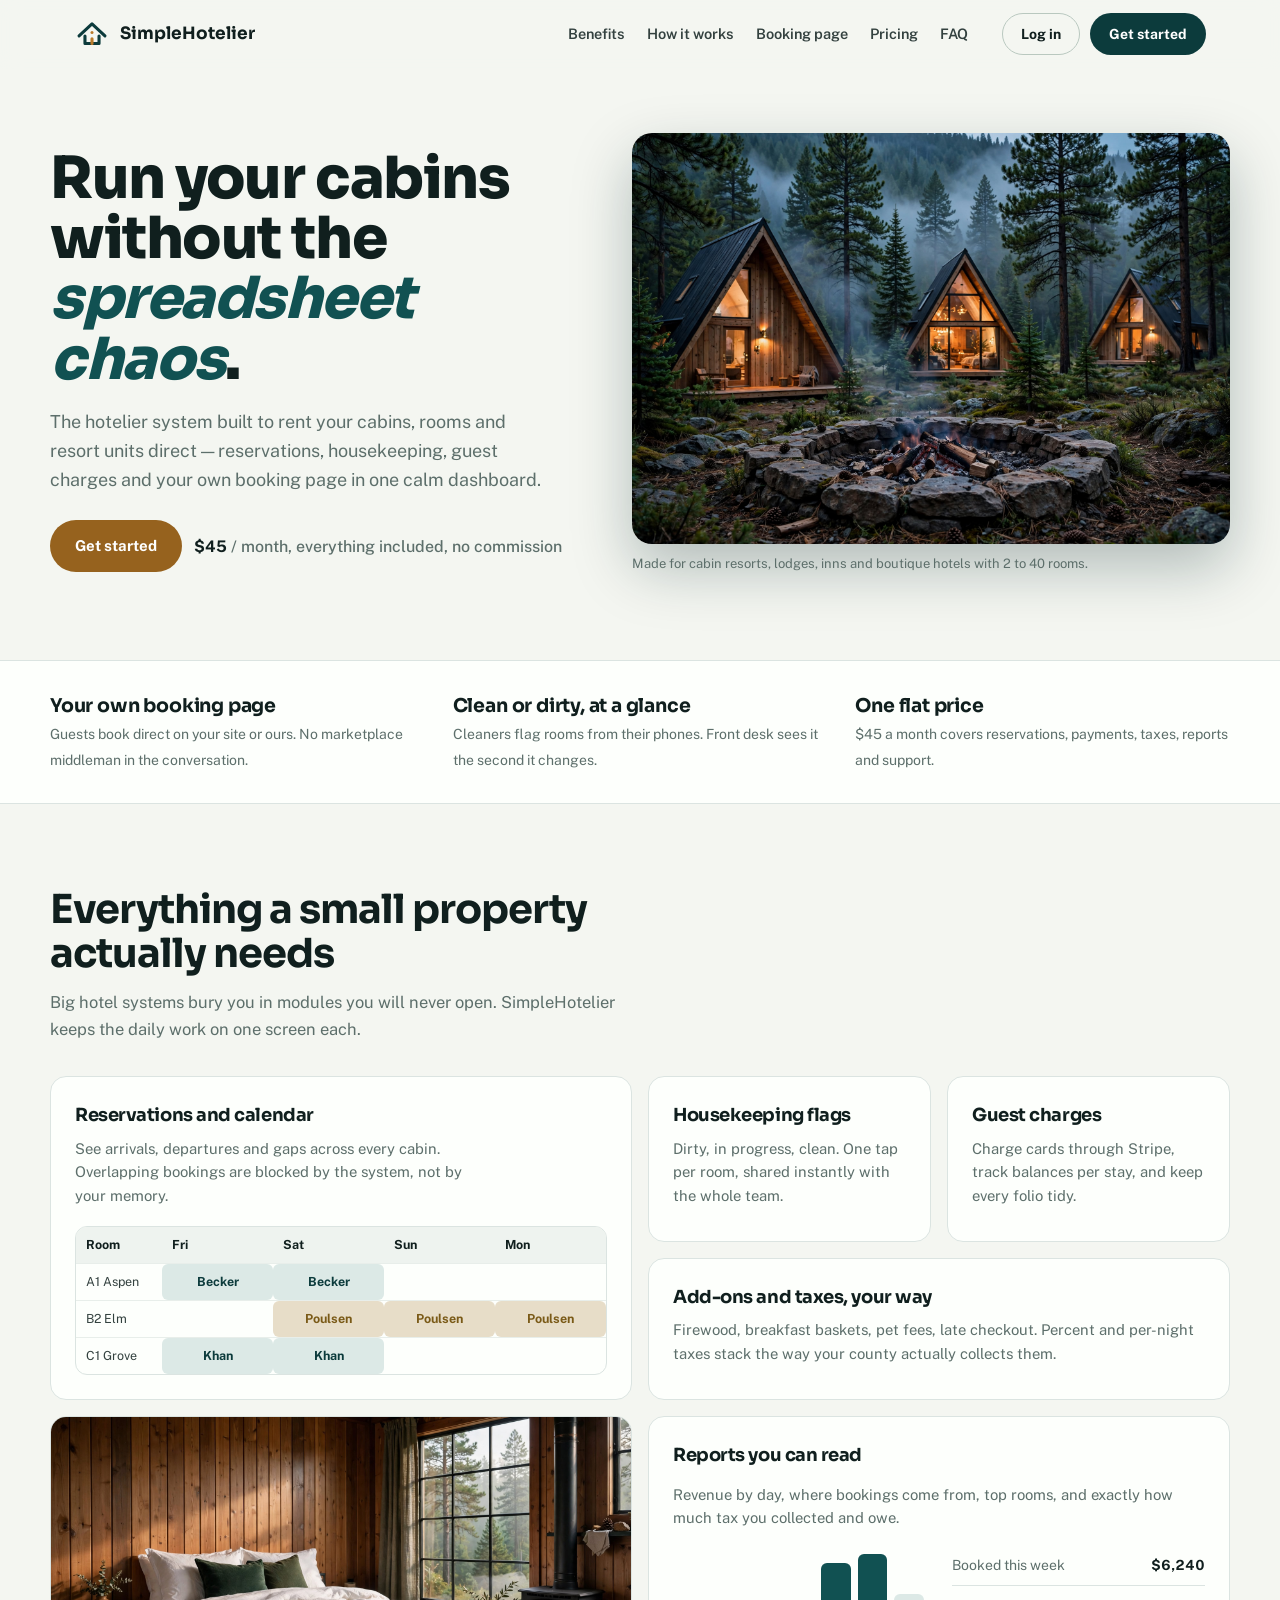
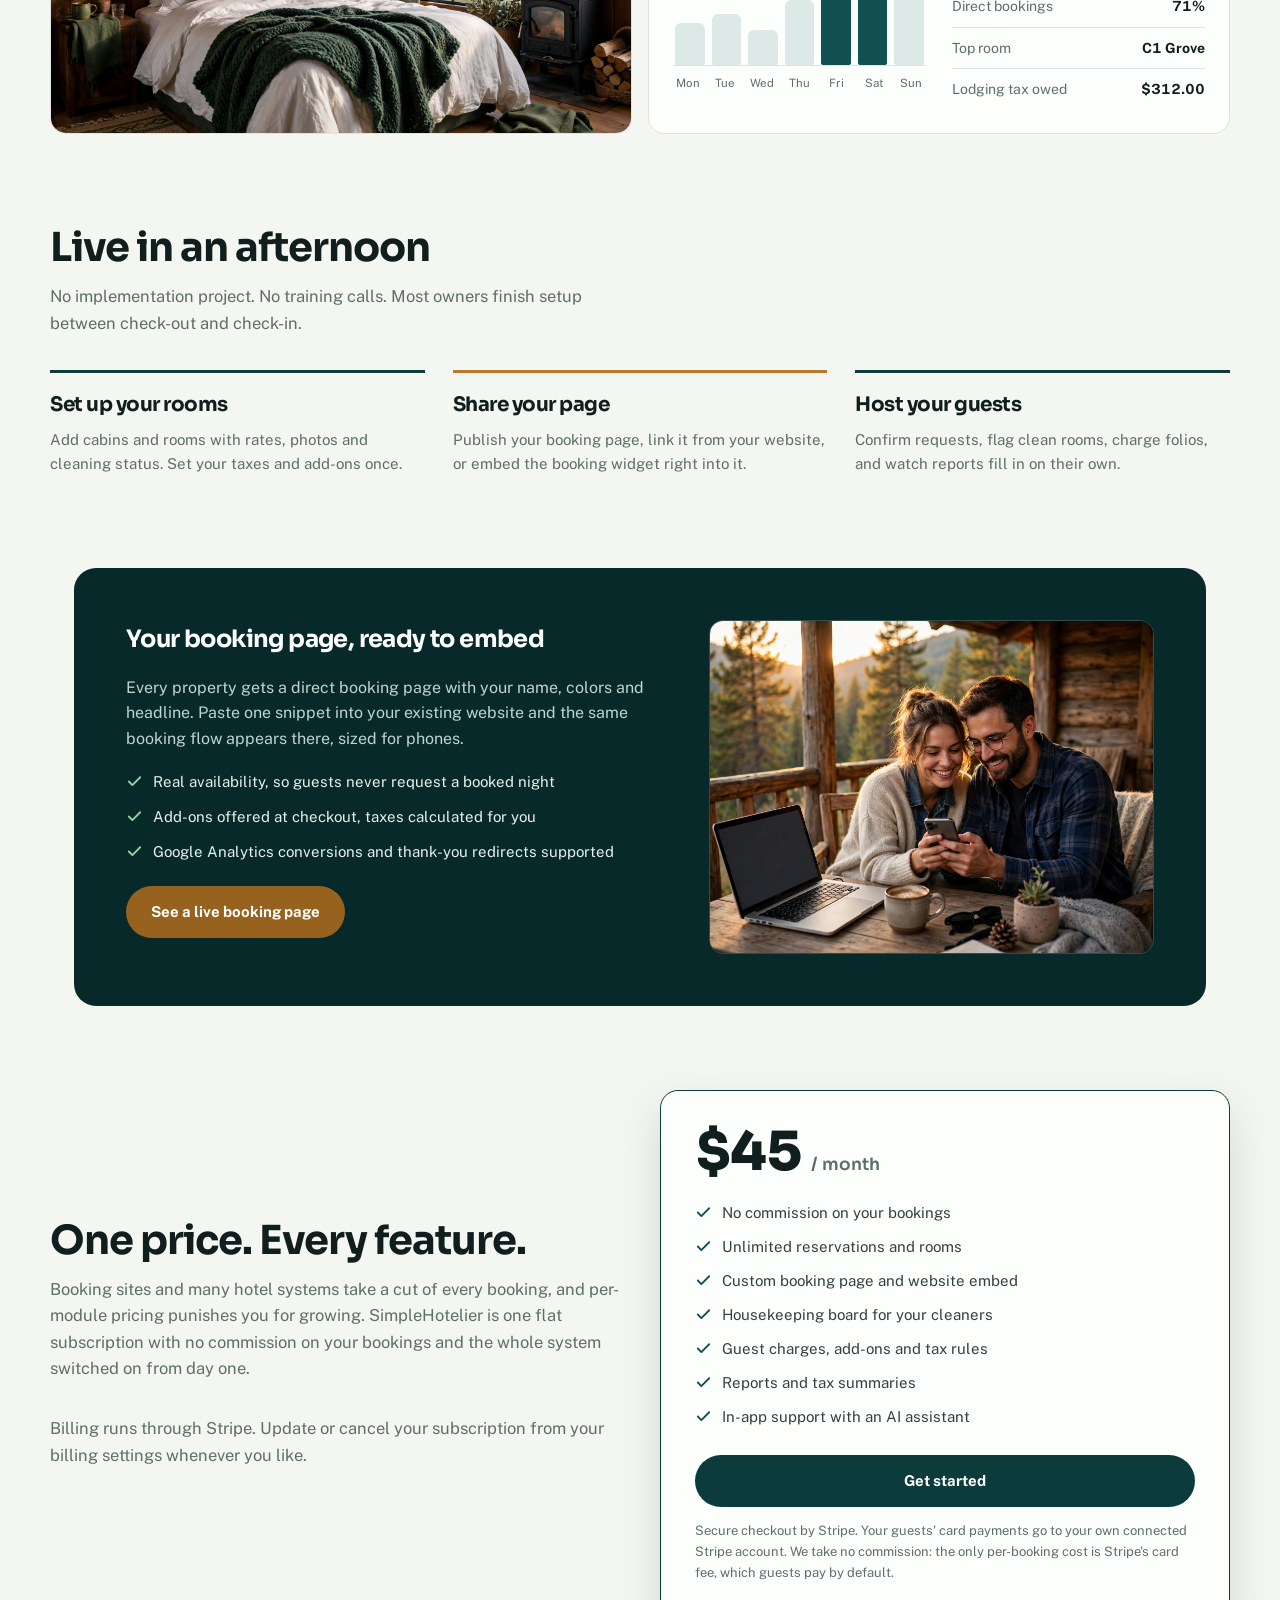
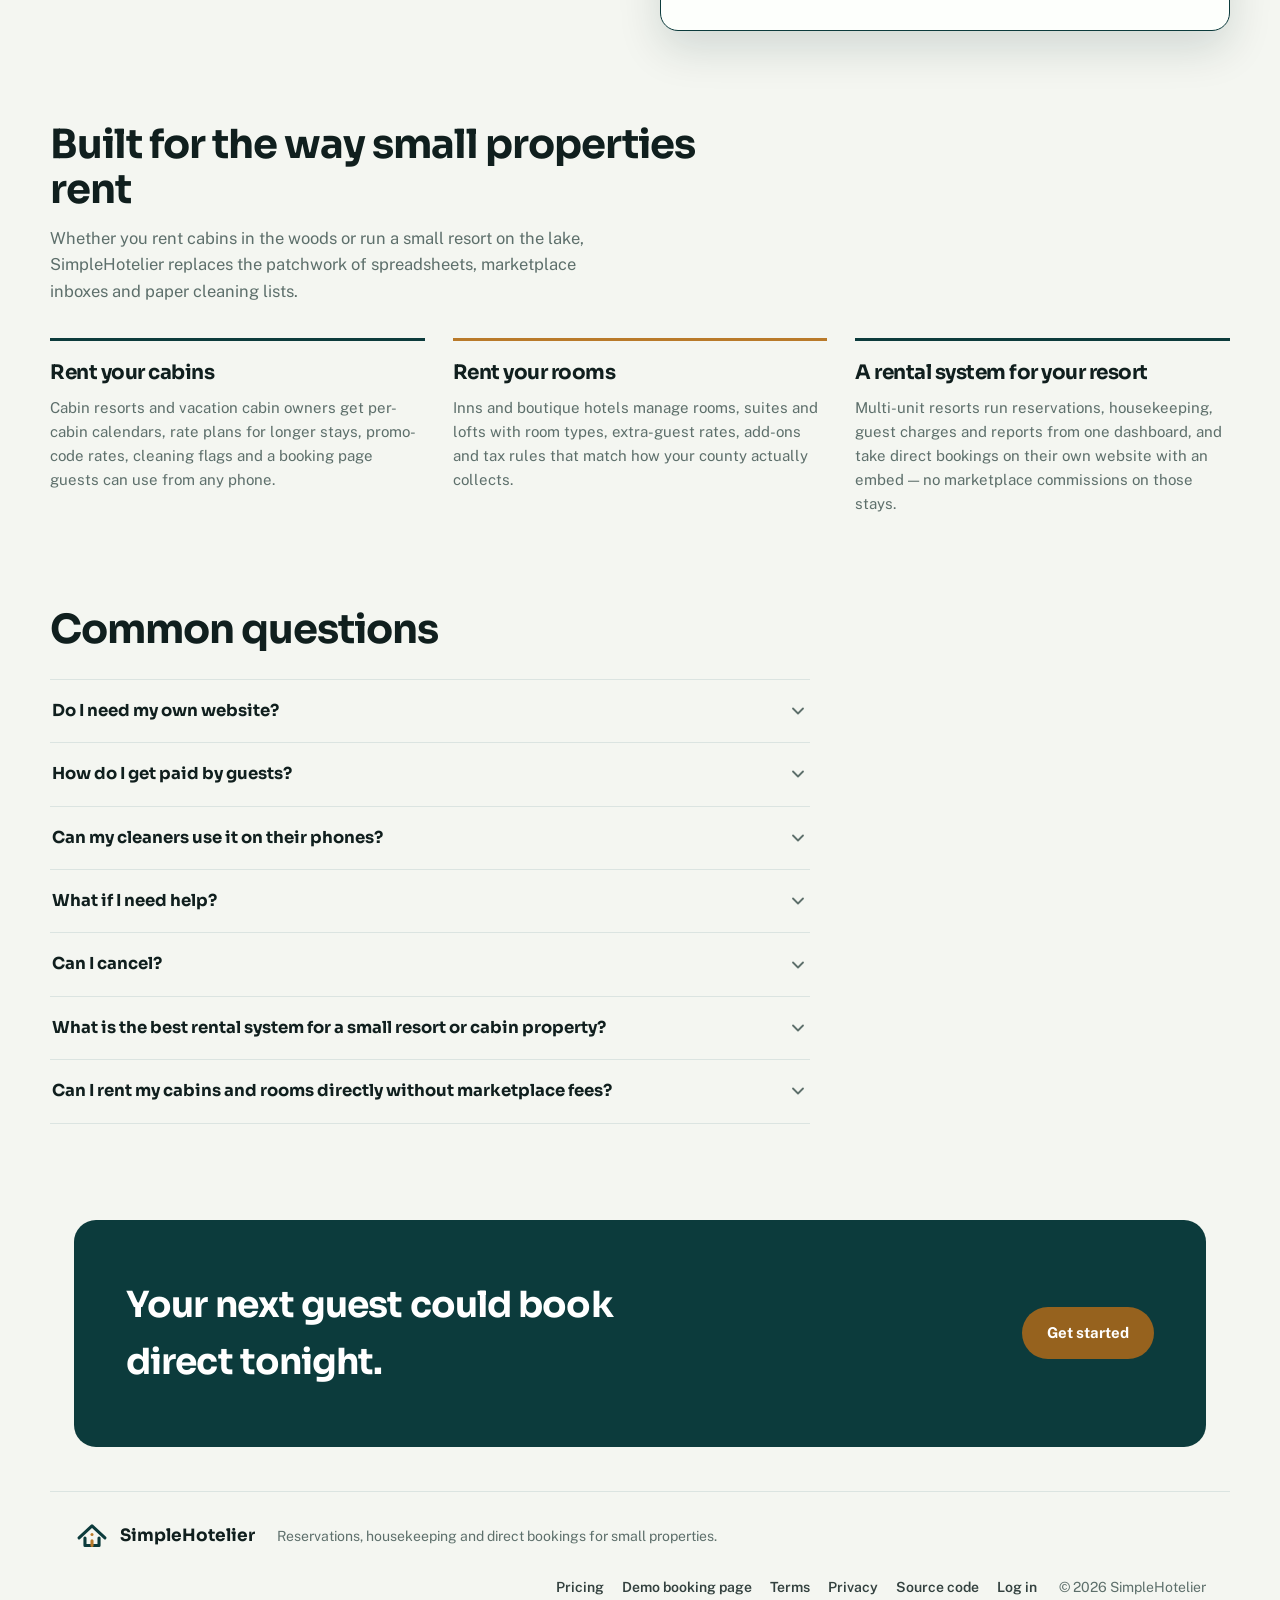
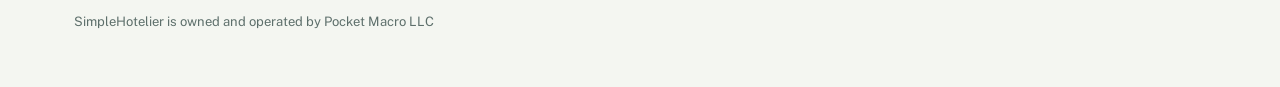
<file: index.html>
<!doctype html>
<html lang="en">
<head>
<meta charset="utf-8">
<meta name="viewport" content="width=device-width, initial-scale=1">
<title>Hotelier System for Cabins, Resorts &amp; Small Hotels — Rent Your Cabins and Rooms Direct | SimpleHotelier</title>
<meta name="description" content="SimpleHotelier is the hotel management and rental system built to rent your cabins, rent your rooms and run your resort without the spreadsheets: reservations, housekeeping, guest charges, add-ons, taxes, reports and your own direct booking page. $45/month after a 30-day free trial.">
<meta name="keywords" content="hotelier system, hotel management software, cabin rental software, rent your cabins, rent your rooms, rental system for resorts, resort management system, booking system for cabins, boutique hotel software, inn management software, direct booking page, property management system for small hotels">
<meta name="robots" content="index, follow">
<link rel="canonical" href="https://simplehotelier.com/">
<meta name="theme-color" content="#0a2a2b">
<script src="js/site.js"></script>
<script src="js/subdomain-redirect.js"></script>
<meta property="og:type" content="website">
<meta property="og:site_name" content="SimpleHotelier">
<meta property="og:url" content="https://simplehotelier.com/">
<meta property="og:title" content="SimpleHotelier — Rent Your Cabins, Rooms and Resort Units Direct">
<meta property="og:description" content="The hotelier system for cabins, resorts, lodges and boutique hotels: reservations, clean/dirty housekeeping flags, guest charges, taxes, reports and your own booking page. $45/month, 30-day free trial.">
<meta property="og:image" content="https://simplehotelier.com/assets/hero-cabins.jpg">
<meta name="twitter:card" content="summary_large_image">
<meta name="twitter:title" content="SimpleHotelier — Hotelier System for Cabins, Resorts & Small Hotels">
<meta name="twitter:description" content="Rent your cabins and rooms direct with reservations, housekeeping, guest charges and your own booking page. $45/month after a 30-day free trial.">
<meta name="twitter:image" content="https://simplehotelier.com/assets/hero-cabins.jpg">
<script type="application/ld+json">
{"@context":"https://schema.org","@type":"SoftwareApplication","name":"SimpleHotelier","applicationCategory":"BusinessApplication","operatingSystem":"Web","url":"https://simplehotelier.com/","description":"Hotel management and rental system for cabins, resorts, lodges, inns and boutique hotels. Reservations, housekeeping, guest charges, add-ons, taxes, reports and a direct booking page.","offers":{"@type":"Offer","price":"45","priceCurrency":"USD","description":"$45 per month after a 30-day free trial"},"provider":{"@type":"Organization","name":"SimpleHotelier","url":"https://simplehotelier.com/"}}
</script>
<script type="application/ld+json">
{"@context":"https://schema.org","@type":"FAQPage","mainEntity":[{"@type":"Question","name":"What is the best rental system for a small resort or cabin property?","acceptedAnswer":{"@type":"Answer","text":"SimpleHotelier is a hotelier system built specifically for small properties — cabins, resorts, lodges and boutique hotels with 2 to 40 rooms. It combines reservations, housekeeping, guest charges, taxes and a direct booking page for $45 per month."}},{"@type":"Question","name":"Can I rent my cabins and rooms directly without marketplace fees?","acceptedAnswer":{"@type":"Answer","text":"Yes. Every property gets its own booking page and a website embed, so guests book direct and pay through your own Stripe account. SimpleHotelier never holds your guest money."}},{"@type":"Question","name":"Do I need my own website?","acceptedAnswer":{"@type":"Answer","text":"No. Your booking page lives on its own address and you can share the link anywhere. If you do have a website, the embed snippet drops the same booking flow into it."}},{"@type":"Question","name":"How do I get paid by guests?","acceptedAnswer":{"@type":"Answer","text":"You connect your own Stripe account during setup. Guest payments settle to you, and SimpleHotelier never holds your money."}},{"@type":"Question","name":"Can my cleaners use it on their phones?","acceptedAnswer":{"@type":"Answer","text":"Yes. The housekeeping board is built for phones. Cleaners see only the rooms they need and flag them clean as they finish."}},{"@type":"Question","name":"Can I cancel?","acceptedAnswer":{"@type":"Answer","text":"Any time, from billing settings. Your data stays readable until the end of the paid month."}}]}
</script>
<link rel="preconnect" href="https://fonts.googleapis.com">
<link rel="preconnect" href="https://fonts.gstatic.com" crossorigin>
<link href="https://fonts.googleapis.com/css2?family=Sora:wght@600;700;800&family=Public+Sans:wght@400;500;600;700&display=swap" rel="stylesheet">
<link rel="stylesheet" href="css/tokens.css">
<link rel="stylesheet" href="css/landing.css">
<link rel="icon" href="assets/favicon.svg">
</head>
<body>

<header class="lnav" id="lnav">
  <div class="wrap lnav-in">
    <a class="lbrand" href="index.html"><img src="assets/logo-mark.svg" alt="SimpleHotelier logo" style="height:36px;width:36px"><strong>SimpleHotelier</strong></a>
    <button class="menu-btn" id="menuBtn" type="button" aria-label="Menu">☰</button>
    <nav id="lnavLinks">
      <a href="#benefits">Benefits</a>
      <a href="#how">How it works</a>
      <a href="#booking">Booking page</a>
      <a href="#pricing">Pricing</a>
      <a href="#faq">FAQ</a>
    </nav>
    <div class="acts">
      <a class="btn btn-line btn-sm" href="app.html#login">Log in</a>
      <a class="btn btn-main btn-sm" href="app.html#signup">Get started</a>
    </div>
  </div>
</header>

<main>
  <!-- Hero -->
  <div class="wrap hero">
    <div class="hero-grid">
      <div class="rv">
        <h1>Run your cabins without the <em>spreadsheet chaos</em>.</h1>
        <p class="sub">The hotelier system built to rent your cabins, rooms and resort units direct — reservations, housekeeping, guest charges and your own booking page in one calm dashboard.</p>
        <div class="hero-ctas">
          <a class="btn btn-brass" href="app.html#signup">Get started</a>
          <span class="hero-price">$45 <span>/ month, everything included, no commission</span></span>
        </div>
      </div>
      <div class="rv">
        <div class="hero-img"><img src="assets/hero-cabins.jpg" alt="A-frame cabins in a pine forest at dusk with warm light in the windows" fetchpriority="high"></div>
        <p class="hero-cap">Made for cabin resorts, lodges, inns and boutique hotels with 2 to 40 rooms.</p>
      </div>
    </div>
  </div>

  <!-- Outcomes -->
  <div class="strip">
    <div class="wrap strip-in">
      <div class="rv"><b>Your own booking page</b><span>Guests book direct on your site or ours. No marketplace middleman in the conversation.</span></div>
      <div class="rv"><b>Clean or dirty, at a glance</b><span>Cleaners flag rooms from their phones. Front desk sees it the second it changes.</span></div>
      <div class="rv"><b>One flat price</b><span>$45 a month covers reservations, payments, taxes, reports and support.</span></div>
    </div>
  </div>

  <!-- Benefits -->
  <section class="blk wrap" id="benefits">
    <h2 class="rv">Everything a small property actually needs</h2>
    <p class="lede rv">Big hotel systems bury you in modules you will never open. SimpleHotelier keeps the daily work on one screen each.</p>
    <div class="bento">
      <article class="cell big rv">
        <h3>Reservations and calendar</h3>
        <p>See arrivals, departures and gaps across every cabin. Overlapping bookings are blocked by the system, not by your memory.</p>
        <div class="mini-cal" aria-hidden="true">
          <div class="r"><div>Room</div><div>Fri</div><div>Sat</div><div>Sun</div><div>Mon</div></div>
          <div class="r"><div>A1 Aspen</div><div class="stay">Becker</div><div class="stay">Becker</div><div></div><div></div></div>
          <div class="r"><div>B2 Elm</div><div></div><div class="stay alt">Poulsen</div><div class="stay alt">Poulsen</div><div class="stay alt">Poulsen</div></div>
          <div class="r"><div>C1 Grove</div><div class="stay">Khan</div><div class="stay">Khan</div><div></div><div></div></div>
        </div>
      </article>
      <article class="cell rv">
        <h3>Housekeeping flags</h3>
        <p>Dirty, in progress, clean. One tap per room, shared instantly with the whole team.</p>
      </article>
      <article class="cell rv">
        <h3>Guest charges</h3>
        <p>Charge cards through Stripe, track balances per stay, and keep every folio tidy.</p>
      </article>
      <article class="cell wide rv">
        <h3>Add-ons and taxes, your way</h3>
        <p>Firewood, breakfast baskets, pet fees, late checkout. Percent and per-night taxes stack the way your county actually collects them.</p>
      </article>
      <article class="cell img rv"><img src="assets/cabin-interior.jpg" alt="Cabin bedroom with wood walls, white linen and a wood stove by the window" loading="lazy"></article>
      <article class="cell wide report rv">
        <h3>Reports you can read</h3>
        <p>Revenue by day, where bookings come from, top rooms, and exactly how much tax you collected and owe.</p>
        <div class="mini-rep" aria-hidden="true">
          <div class="bars"><i></i><i></i><i></i><i></i><i></i><i></i><i></i></div>
          <div class="days"><span>Mon</span><span>Tue</span><span>Wed</span><span>Thu</span><span>Fri</span><span>Sat</span><span>Sun</span></div>
        </div>
        <div class="mini-rep" aria-hidden="true">
          <dl>
            <div><dt>Booked this week</dt><dd>$6,240</dd></div>
            <div><dt>Direct bookings</dt><dd>71%</dd></div>
            <div><dt>Top room</dt><dd>C1 Grove</dd></div>
            <div><dt>Lodging tax owed</dt><dd>$312.00</dd></div>
          </dl>
        </div>
      </article>
    </div>
  </section>

  <!-- How -->
  <section class="blk wrap" id="how">
    <h2 class="rv">Live in an afternoon</h2>
    <p class="lede rv">No implementation project. No training calls. Most owners finish setup between check-out and check-in.</p>
    <div class="how">
      <article class="rv"><h3>Set up your rooms</h3><p>Add cabins and rooms with rates, photos and cleaning status. Set your taxes and add-ons once.</p></article>
      <article class="rv"><h3>Share your page</h3><p>Publish your booking page, link it from your website, or embed the booking widget right into it.</p></article>
      <article class="rv"><h3>Host your guests</h3><p>Confirm requests, flag clean rooms, charge folios, and watch reports fill in on their own.</p></article>
    </div>
  </section>

  <!-- Booking panel -->
  <section class="wrap" id="booking">
    <div class="panel rv">
      <div>
        <h2>Your booking page, ready to embed</h2>
        <p>Every property gets a direct booking page with your name, colors and headline. Paste one snippet into your existing website and the same booking flow appears there, sized for phones.</p>
        <ul>
          <li>Real availability, so guests never request a booked night</li>
          <li>Add-ons offered at checkout, taxes calculated for you</li>
          <li>Google Analytics conversions and thank-you redirects supported</li>
        </ul>
        <p style="margin-top:22px"><a class="btn btn-brass" href="book.html?property=pinecrest" target="_blank" rel="noopener">See a live booking page</a></p>
      </div>
      <div class="shot"><img src="assets/booking-porch.jpg" alt="Couple on a cabin porch checking a phone together at golden hour" loading="lazy"></div>
    </div>
  </section>

  <!-- Pricing -->
  <section class="blk wrap" id="pricing">
    <div class="price-wrap">
      <div class="rv">
        <h2>One price. Every feature.</h2>
        <p class="lede">Booking sites and many hotel systems take a cut of every booking, and per-module pricing punishes you for growing. SimpleHotelier is one flat subscription with no commission on your bookings and the whole system switched on from day one.</p>
        <p class="lede" style="margin-top:0">Billing runs through Stripe. Update or cancel your subscription from your billing settings whenever you like.</p>
      </div>
      <div class="price-card rv">
        <div class="amt">$45 <span>/ month</span></div>
        <ul>
          <li>No commission on your bookings</li>
          <li>Unlimited reservations and rooms</li>
          <li>Custom booking page and website embed</li>
          <li>Housekeeping board for your cleaners</li>
          <li>Guest charges, add-ons and tax rules</li>
          <li>Reports and tax summaries</li>
          <li>In-app support with an AI assistant</li>
        </ul>
        <a class="btn btn-main" href="app.html#signup" style="width:100%">Get started</a>
        <p class="price-note">Secure checkout by Stripe. Your guests' card payments go to your own connected Stripe account. We take no commission: the only per-booking cost is Stripe's card fee, which guests pay by default.</p>
      </div>
    </div>
  </section>

  <!-- Who it's for (search-friendly use cases) -->
  <section class="blk wrap" id="who">
    <h2 class="rv">Built for the way small properties rent</h2>
    <p class="lede rv">Whether you rent cabins in the woods or run a small resort on the lake, SimpleHotelier replaces the patchwork of spreadsheets, marketplace inboxes and paper cleaning lists.</p>
    <div class="how">
      <article class="rv"><h3>Rent your cabins</h3><p>Cabin resorts and vacation cabin owners get per-cabin calendars, rate plans for longer stays, promo-code rates, cleaning flags and a booking page guests can use from any phone.</p></article>
      <article class="rv"><h3>Rent your rooms</h3><p>Inns and boutique hotels manage rooms, suites and lofts with room types, extra-guest rates, add-ons and tax rules that match how your county actually collects.</p></article>
      <article class="rv"><h3>A rental system for your resort</h3><p>Multi-unit resorts run reservations, housekeeping, guest charges and reports from one dashboard, and take direct bookings on their own website with an embed — no marketplace commissions on those stays.</p></article>
    </div>
  </section>

  <!-- FAQ -->
  <section class="blk wrap" id="faq">
    <h2 class="rv" style="margin-bottom:26px">Common questions</h2>
    <div class="faq rv">
      <details><summary>Do I need my own website?</summary><p>No. Your booking page lives on its own address and you can share the link anywhere. If you do have a website, the embed snippet drops the same booking flow into it.</p></details>
      <details><summary>How do I get paid by guests?</summary><p>You connect your own Stripe account during setup. Guest payments settle to you, and SimpleHotelier never holds your money.</p></details>
      <details><summary>Can my cleaners use it on their phones?</summary><p>Yes. The housekeeping board is built for phones. Cleaners see only the rooms they need and flag them clean as they finish.</p></details>
      <details><summary>What if I need help?</summary><p>Open Support inside the app. The AI assistant answers how-to questions instantly, and anything it cannot solve becomes a support case our team can see and reply to.</p></details>
      <details><summary>Can I cancel?</summary><p>Any time, from billing settings. Your data stays readable until the end of the paid month.</p></details>
      <details><summary>What is the best rental system for a small resort or cabin property?</summary><p>One built for small properties instead of shrunk down from a big-hotel system. SimpleHotelier covers reservations, housekeeping, guest charges, taxes and direct bookings for cabins, resorts, lodges and boutique hotels at one flat $45 per month.</p></details>
      <details><summary>Can I rent my cabins and rooms directly without marketplace fees?</summary><p>Yes. Your booking page and website embed take direct bookings, and guests pay through your own Stripe account. Marketplace stays can still be managed alongside in the same calendar.</p></details>
    </div>
  </section>

  <!-- Final -->
  <div class="wrap">
    <div class="final rv">
      <h2>Your next guest could book direct tonight.</h2>
      <a class="btn btn-brass" href="app.html#signup">Get started</a>
    </div>
  </div>
</main>

<footer>
  <div class="wrap foot-in">
    <a class="lbrand" href="index.html"><img src="assets/logo-mark.svg" alt="SimpleHotelier logo" style="height:36px;width:36px"><strong>SimpleHotelier</strong></a>
    <span>Reservations, housekeeping and direct bookings for small properties.</span>
    <nav>
      <a href="#pricing">Pricing</a>
      <a href="book.html?property=pinecrest">Demo booking page</a>
      <a href="terms.html">Terms</a>
      <a href="privacy.html">Privacy</a>
      <a href="https://github.com/pocketmacro/simplehotelier" rel="noopener">Source code</a>
      <a href="app.html#login">Log in</a>
    </nav>
    <span>© <span id="yr">2026</span> SimpleHotelier</span>
    <p class="foot-operator" data-site="operator">SimpleHotelier is owned and operated by Pocket Macro LLC</p>
  </div>
</footer>

<script src="js/landing.js"></script>
</body>
</html>
</file>
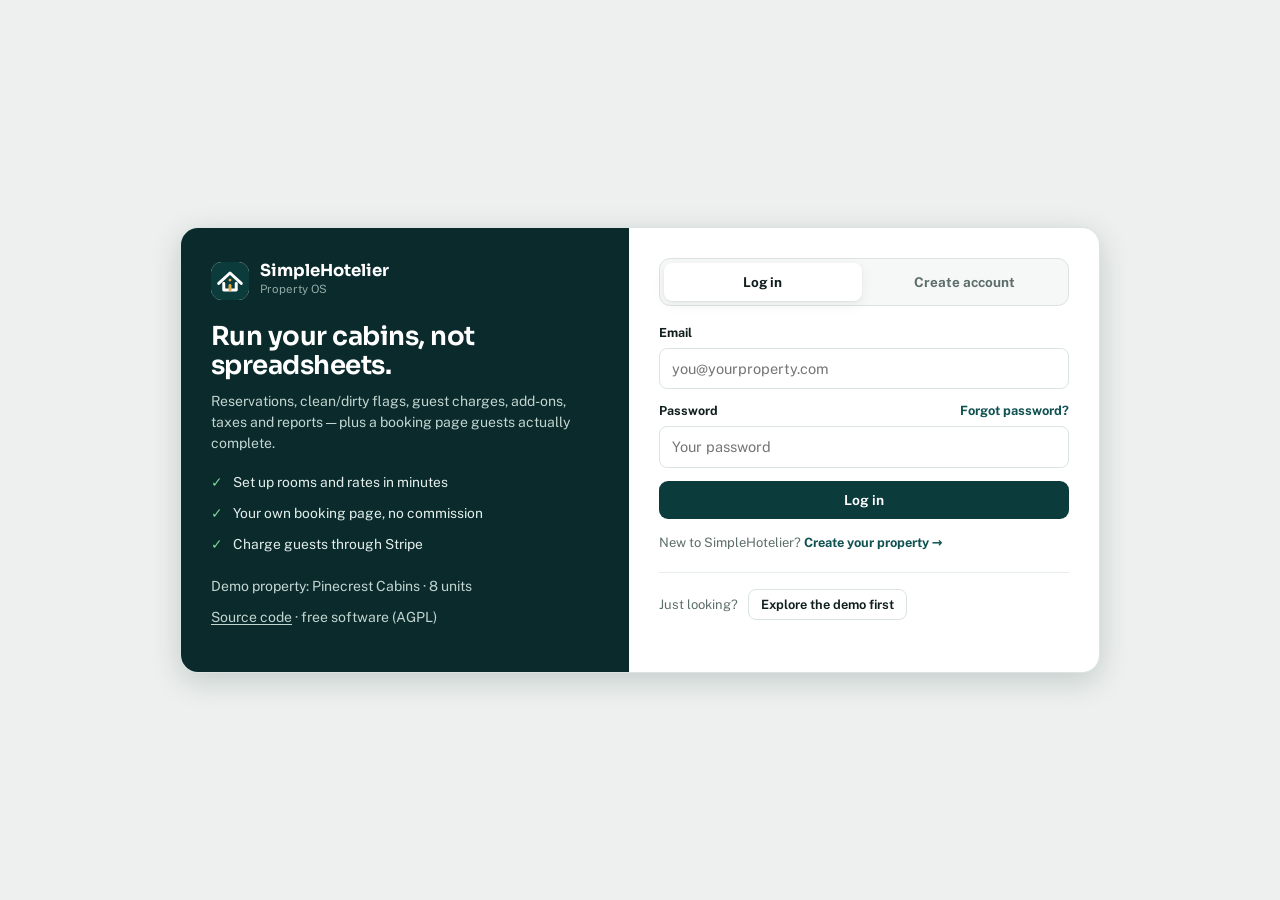
<file: app.html>
<!doctype html>
<html lang="en">
<head>
<meta charset="utf-8">
<meta name="viewport" content="width=device-width, initial-scale=1">
<meta name="robots" content="noindex, nofollow">
<title>SimpleHotelier — Property Dashboard</title>
<meta name="description" content="SimpleHotelier: reservations, rooms, housekeeping, payments and reports for cabins and boutique hotels.">
<link rel="preconnect" href="https://fonts.googleapis.com">
<link rel="preconnect" href="https://fonts.gstatic.com" crossorigin>
<link href="https://fonts.googleapis.com/css2?family=Sora:wght@500;600;700;800&family=Public+Sans:wght@400;500;600;700&family=IBM+Plex+Mono:wght@500;600&display=swap" rel="stylesheet">
<link rel="stylesheet" href="css/tokens.css">
<link rel="stylesheet" href="css/app.css">
<link rel="icon" href="assets/favicon.svg">
</head>
<body class="booting">
<div class="app">

  <!-- ============ SIDEBAR ============ -->
  <aside class="sidebar" aria-label="Primary">
    <div class="brand">
      <div class="brand-mark"><img src="assets/favicon.svg" alt="SimpleHotelier logo"></div>
      <div><div class="brand-name">SimpleHotelier</div><div class="brand-sub">Property OS</div></div>
    </div>
    <button class="prop-picker" id="propPicker" type="button" aria-label="Your properties: switch or add a property">
      <span class="prop-dot"></span>
      <span class="prop-text"><strong id="propNameSide">Pinecrest Cabins</strong><span id="propSubSide">8 units · Estes Park, CO</span></span>
      <svg class="prop-chev" viewBox="0 0 24 24" fill="none" stroke="currentColor" stroke-width="2" stroke-linecap="round" stroke-linejoin="round" aria-hidden="true"><path d="M8 9l4-4 4 4M8 15l4 4 4-4"/></svg>
    </button>
    <div id="demoBanner" hidden style="margin:10px 4px 0;padding:9px 12px;border:1px solid #e3c878;background:#fdf6e0;color:#6b5410;border-radius:10px;font-size:12.5px;line-height:1.45"><strong>Demo — sample property.</strong> Nothing here is real, saved, or connected to an account. <button class="btn btn-ghost btn-xs" id="demoExit" type="button" style="margin-top:6px">Exit demo &amp; sign in</button></div>

    <div class="side-scroll">
    <div class="nav-label">Manage</div>
    <nav class="nav" id="mainNav">
      <button class="nav-btn" data-view="setup" type="button"><svg viewBox="0 0 24 24" fill="none" stroke="currentColor" stroke-width="1.8"><path d="M9 11l3 3L22 4"/><path d="M21 12v7a2 2 0 0 1-2 2H5a2 2 0 0 1-2-2V5a2 2 0 0 1 2-2h11"/></svg>Setup<span class="count" id="navSetupPct">0%</span></button>
      <button class="nav-btn active" data-view="overview" type="button"><svg viewBox="0 0 24 24" fill="none" stroke="currentColor" stroke-width="1.8"><rect x="3" y="3" width="7" height="9" rx="1.5"/><rect x="14" y="3" width="7" height="5" rx="1.5"/><rect x="14" y="12" width="7" height="9" rx="1.5"/><rect x="3" y="16" width="7" height="5" rx="1.5"/></svg>Overview</button>
      <button class="nav-btn" data-view="reservations" type="button"><svg viewBox="0 0 24 24" fill="none" stroke="currentColor" stroke-width="1.8"><rect x="3" y="5" width="18" height="16" rx="2"/><path d="M8 3v4M16 3v4M3 10h18"/></svg>Reservations<span class="count" id="navResCount">12</span></button>
      <button class="nav-btn" data-view="calendar" type="button"><svg viewBox="0 0 24 24" fill="none" stroke="currentColor" stroke-width="1.8"><rect x="3" y="5" width="18" height="16" rx="2"/><path d="M3 10h18M8 15h3M14 15h2"/></svg>Calendar</button>
      <button class="nav-btn" data-view="rooms" type="button"><svg viewBox="0 0 24 24" fill="none" stroke="currentColor" stroke-width="1.8"><path d="M3 18v-7l9-5 9 5v7"/><path d="M7 18v-6h10v6M7 18h10"/></svg>Rooms &amp; Cabins</button>
      <button class="nav-btn" data-view="maintenance" type="button"><svg viewBox="0 0 24 24" fill="none" stroke="currentColor" stroke-width="1.8" stroke-linecap="round" stroke-linejoin="round" width="18" height="18" aria-hidden="true"><path d="M14.7 6.3a4.5 4.5 0 0 0-6 6L3 18l3 3 5.7-5.7a4.5 4.5 0 0 0 6-6L14 13l-3-3 3.7-3.7z"/></svg>Maintenance<span class="count" id="navMaintBadge" hidden>0</span></button>
      <button class="nav-btn" data-view="housekeeping" type="button"><svg viewBox="0 0 24 24" fill="none" stroke="currentColor" stroke-width="1.8"><path d="M12 3l7 4v5c0 4.5-3 7.5-7 9-4-1.5-7-4.5-7-9V7z"/><path d="M9 12l2 2 4-4"/></svg>Housekeeping<span class="count" id="navHkCount">3</span></button>
      <button class="nav-btn" data-view="payments" type="button"><svg viewBox="0 0 24 24" fill="none" stroke="currentColor" stroke-width="1.8"><rect x="2" y="6" width="20" height="13" rx="2"/><path d="M2 10h20M6 15h4"/></svg>Payments</button>
      <button class="nav-btn" data-view="support" type="button"><svg viewBox="0 0 24 24" fill="none" stroke="currentColor" stroke-width="1.8"><path d="M21 12a9 9 0 1 1-4.4-7.7L21 3l-1 4.4c.6 1.4 1 3 1 4.6z"/><path d="M8.5 11h7M8.5 14.5h4"/></svg>Support</button>
    </nav>

    <div class="nav-label">Configure</div>
    <nav class="nav">
      <button class="nav-btn" data-view="addons" type="button"><svg viewBox="0 0 24 24" fill="none" stroke="currentColor" stroke-width="1.8"><path d="M12 5v14M5 12h14"/></svg>Add-ons &amp; Taxes</button>
      <button class="nav-btn" data-view="ratemgmt" type="button"><svg viewBox="0 0 24 24" fill="none" stroke="currentColor" stroke-width="1.8" stroke-linecap="round" stroke-linejoin="round" width="18" height="18" aria-hidden="true"><path d="M12 2v20M17 6.5c-.7-1-2.7-1.5-5-1.5-3 0-5 1.1-5 3 0 4.5 10 2.5 10 7 0 1.9-2 3-5 3-2.3 0-4.3-.5-5-1.5"/></svg>Rates</button>
      <button class="nav-btn" data-view="rates" type="button"><svg viewBox="0 0 24 24" fill="none" stroke="currentColor" stroke-width="1.8"><rect x="3" y="5" width="18" height="16" rx="2"/><path d="M8 3v4M16 3v4M3 10h18M8 15l2 2 4-4"/></svg>Rate Calendar</button>
      <button class="nav-btn" data-view="booking" type="button"><svg viewBox="0 0 24 24" fill="none" stroke="currentColor" stroke-width="1.8"><circle cx="12" cy="12" r="9"/><path d="M3 12h18M12 3c2.5 2.6 4 5.6 4 9s-1.5 6.4-4 9c-2.5-2.6-4-5.6-4-9s1.5-6.4 4-9z"/></svg>Booking Page</button>
      <button class="nav-btn" data-view="reports" type="button"><svg viewBox="0 0 24 24" fill="none" stroke="currentColor" stroke-width="1.8"><path d="M4 20V10M10 20V4M16 20v-8M21 20H3"/></svg>Reports</button>
      <div class="nav-sub" id="navReports" hidden></div>
      <button class="nav-btn" data-view="admin" id="navAdmin" type="button" hidden><svg viewBox="0 0 24 24" fill="none" stroke="currentColor" stroke-width="1.8"><path d="M12 3l7 3v5c0 4.6-3 8-7 10-4-2-7-5.4-7-10V6z"/><path d="M9.5 12l2 2 3.5-4"/></svg>System Admin</button>
      <button class="nav-btn" data-view="settings" type="button"><svg viewBox="0 0 24 24" fill="none" stroke="currentColor" stroke-width="1.8"><circle cx="12" cy="12" r="3"/><path d="M19 12a7 7 0 0 0-.1-1.2l2-1.5-2-3.4-2.3 1a7 7 0 0 0-2-1.2L14.2 2h-4L9.7 4.7a7 7 0 0 0-2 1.2l-2.3-1-2 3.4 2 1.5A7 7 0 0 0 5 12c0 .4 0 .8.1 1.2l-2 1.5 2 3.4 2.3-1a7 7 0 0 0 2 1.2l.4 2.7h4l.4-2.7a7 7 0 0 0 2-1.2l2.3 1 2-3.4-2-1.5c.1-.4.1-.8.1-1.2z"/></svg>Settings</button>
    </nav>
    </div>

    <div class="sidebar-foot">
      <button class="onboard-mini" data-goto="setup" type="button" style="width:100%;text-align:left;background:none;border:0;cursor:pointer;color:inherit;padding:0">
        <p><strong id="setupPctText">Setup 0% complete</strong><br><span id="setupNextText">Start setup to go live.</span></p>
        <div class="progress"><i id="setupBar" style="width:0%"></i></div>
      </button>
      <div class="user-chip"><div class="avatar" id="userAvatar">MK</div><button class="user-meta" type="button" data-goto="account" title="Your account: name, email and password"><strong id="userName">Maya Keller</strong><span id="userRole">Owner · Pinecrest</span></button><button class="btn btn-ghost btn-xs" id="signOutBtn" type="button" hidden>Sign out</button></div>
      <a class="side-source" href="https://github.com/pocketmacro/simplehotelier" target="_blank" rel="noopener">Source code · free software (AGPL)</a>
    </div>
  </aside>

  <!-- ============ MAIN ============ -->
  <div class="main">
    <header class="topbar">
      <button class="icon-btn menu-btn" id="menuBtn" type="button" aria-label="Open navigation"><svg viewBox="0 0 24 24" fill="none" stroke="currentColor" stroke-width="2"><path d="M4 7h16M4 12h16M4 17h16"/></svg></button>
      <div class="date-ctx">Today<small>&nbsp;</small></div>
      <label class="search"><svg viewBox="0 0 24 24" fill="none" stroke="currentColor" stroke-width="2"><circle cx="11" cy="11" r="7"/><path d="M20 20l-3.5-3.5"/></svg><input id="globalSearch" type="search" placeholder="Search guests, rooms, confirmation #…" aria-label="Global search"></label>
      <div class="top-actions">
        <button class="icon-btn" id="notifBtn" type="button" aria-label="Notifications"><svg viewBox="0 0 24 24" fill="none" stroke="currentColor" stroke-width="1.8"><path d="M6 9a6 6 0 0 1 12 0c0 5 2 6 2 6H4s2-1 2-6"/><path d="M10 20a2 2 0 0 0 4 0"/></svg><span class="ping"></span></button>
        <button class="btn btn-primary" data-action="new-reservation" type="button"><svg viewBox="0 0 24 24" fill="none" stroke="currentColor" stroke-width="2.2"><path d="M12 5v14M5 12h14"/></svg><span class="btn-label">New reservation</span></button>
      </div>
    </header>

    <main class="content">
      <div class="boot-loader" role="status"><span class="boot-spin" aria-hidden="true"></span>Loading your property…</div>

      <!-- ===== OVERVIEW ===== -->
      <section class="view active" id="view-overview">
        <div class="view-head">
          <div><h1 id="ovGreet">Welcome back</h1><p class="sub" id="ovSub">Here's what's happening at your property today.</p></div>
        </div>

        <div class="grid g-kpi">
          <div class="card kpi accent">
            <div class="k-label">Occupancy tonight</div>
            <div class="k-value" id="kOcc">—</div>
            <div class="k-sub" id="kOccSub">—</div>
          </div>
          <div class="card kpi">
            <div class="k-label"><svg viewBox="0 0 24 24" fill="none" stroke="currentColor" stroke-width="2"><path d="M12 2v20M17 7c0-2-2.2-3-5-3s-5 1-5 3 2 2.5 5 3 5 1.5 5 3-2.2 3-5 3-5-1-5-3"/></svg>Collected</div>
            <div class="k-value" id="kRev">—</div>
            <div class="k-sub" id="kRevSub">—</div>
          </div>
          <div class="card kpi">
            <div class="k-label"><svg viewBox="0 0 24 24" fill="none" stroke="currentColor" stroke-width="2"><rect x="3" y="6" width="18" height="13" rx="2"/><path d="M3 10h18"/></svg>Arrivals / Departures</div>
            <div class="k-value" id="kArrDep">—</div>
            <div class="k-sub" id="kArrSub">—</div>
          </div>
          <div class="card kpi">
            <div class="k-label"><svg viewBox="0 0 24 24" fill="none" stroke="currentColor" stroke-width="2"><path d="M12 3l7 4v5c0 4.5-3 7.5-7 9-4-1.5-7-4.5-7-9V7z"/></svg>Rooms to clean</div>
            <div class="k-value" id="kClean">—</div>
            <div class="k-sub" id="kCleanSub">—</div>
          </div>
        </div>

        <div class="grid g-2 mt">
          <div class="card card-pad">
            <h3>Today's movement</h3>
            <p class="hint">Check-ins after 3 PM · check-outs before 11 AM</p>
            <div class="row-list" id="todayList"></div>
          </div>
          <div class="card card-pad">
            <h3>Needs attention</h3>
            <p class="hint">Sorted by urgency</p>
            <div class="row-list" id="attentionList"></div>
          </div>
        </div>

        <div class="grid g-2 mt">
          <div class="card card-pad">
            <h3>Room status at a glance</h3>
            <p class="hint">Occupancy × housekeeping</p>
            <div class="grid g-rooms" id="miniRooms" style="grid-template-columns:repeat(auto-fill,minmax(150px,1fr))"></div>
          </div>
          <div class="card card-pad">
            <h3>Your booking page</h3>
            <p class="hint">What guests can book right now</p>
            <div class="kv" id="bkPerfKv"></div>
            <div style="margin-top:14px;display:flex;gap:8px">
              <button class="btn btn-ghost btn-sm" data-goto="booking" type="button">Edit page</button>
              <button class="btn btn-ghost btn-sm" data-goto="reports" type="button">Full reports</button>
            </div>
          </div>
        </div>
      </section>

      <!-- ===== RESERVATIONS ===== -->
      <section class="view" id="view-setup">
        <div class="page-head">
          <div><h1 id="setupTitle">Finish setting up</h1><p class="sub">Complete each step once — you land here until everything is ready to take bookings.</p></div>
          <div class="spacer"></div>
          <button class="btn btn-ghost" data-goto="overview" type="button">Go to dashboard</button>
        </div>
        <div class="card card-pad" style="margin-bottom:16px">
          <div style="display:flex;align-items:center;gap:14px;flex-wrap:wrap">
            <strong id="setupBigPct" style="font-family:var(--font-display);font-size:26px">0%</strong>
            <div style="flex:1;min-width:200px">
              <div class="progress" style="height:10px"><i id="setupBigBar" style="width:0%;background:var(--brand-2)"></i></div>
              <p class="hint" id="setupBigText" style="margin:6px 0 0">Let's get your property live.</p>
            </div>
          </div>
        </div>
        <div id="setupDone" class="card card-pad" hidden style="border-color:var(--success);background:var(--success-soft)">
          <h3>You're all set up</h3>
          <p class="hint">Every step is complete. Your booking page is ready to share.</p>
          <button class="btn btn-primary btn-sm" data-goto="overview" type="button">Go to dashboard</button>
        </div>
        <div class="row-list" id="setupSteps"></div>
      </section>

      <section class="view" id="view-reservations">
        <div class="view-head">
          <div><h1>Reservations</h1><p class="sub">Search, filter, confirm and charge — everything from one table.</p></div>
          <div class="spacer"></div>
          <button class="btn btn-ghost" type="button" data-action="export">Export CSV</button>
          <button class="btn btn-primary" type="button" data-action="new-reservation">+ New reservation</button>
        </div>
        <div class="toolbar">
          <div class="seg" id="resFilter"><button class="active" data-f="all" type="button">All</button><button data-f="arriving" type="button">Arriving</button><button data-f="in-house" type="button">In-house</button><button data-f="pending" type="button">Pending</button><button data-f="balance" type="button">Balance due</button></div>
          <div class="spacer"></div>
          <input class="input" id="resSearch" type="search" placeholder="Filter this table…" style="width:220px">
        </div>
        <div class="table-wrap"><table class="data" id="resTable">
          <thead><tr><th>Guest</th><th>Confirmation</th><th>Room</th><th>Dates</th><th>Status</th><th style="text-align:right">Total</th><th style="text-align:right">Balance</th><th></th></tr></thead>
          <tbody></tbody>
        </table></div>
        <div class="older-row"><button class="btn btn-ghost" id="resOlder" type="button" hidden>Load older reservations</button></div>
      </section>

      <!-- ===== CALENDAR ===== -->
      <section class="view" id="view-calendar">
        <div class="view-head">
          <div><h1>Availability calendar</h1><p class="sub">Drag-free 14-day board. Click a stay for details.</p></div>
          <div class="spacer"></div>
          <button class="btn btn-ghost btn-sm" id="calPrev" type="button">← Prev</button>
          <button class="btn btn-ghost btn-sm" id="calToday" type="button">Today</button>
          <button class="btn btn-ghost btn-sm" id="calNext" type="button">Next →</button>
        </div>
        <div class="cal-shell"><div class="cal" id="calGrid"></div></div>
        <div class="mt" style="display:flex;gap:16px;flex-wrap:wrap;font-size:12.5px;color:var(--muted)">
          <span><span class="pill checked-in"><i></i>In-house</span></span>
          <span><span class="pill confirmed"><i></i>Confirmed</span></span>
          <span><span class="pill pending"><i></i>Awaiting confirmation</span></span>
          <span><span class="pill draft"><i></i>Blocked / owner hold</span></span>
        </div>
      </section>

      <!-- ===== ROOMS ===== -->
      <section class="view" id="view-rooms">
        <div class="view-head">
          <div><h1>Rooms &amp; cabins</h1><p class="sub">Rates, capacity and live status. Tap a flag to update housekeeping.</p></div>
          <div class="spacer"></div>
          <button class="btn btn-ghost" type="button" data-action="goto-rates">Rate calendar</button>
          <button class="btn btn-ghost" type="button" data-action="room-types">Room types</button>
          <button class="btn btn-primary" type="button" data-action="add-room">+ Add unit</button>
        </div>
        <div class="seg" id="roomTypeTabs" role="tablist" aria-label="Filter rooms by type" style="margin-bottom:14px"></div>
        <div class="grid g-rooms" id="roomGrid"></div>
      </section>

      <!-- ===== HOUSEKEEPING ===== -->
      <section class="view" id="view-housekeeping">
        <div class="view-head">
          <div><h1>Housekeeping</h1><p class="sub">Flag rooms clean or dirty — front desk sees changes instantly.</p></div>
          <div class="spacer"></div>
          <button class="btn btn-ghost" type="button" data-action="print-hk">Print turnover list</button>
        </div>
        <div class="hk-board" id="hkBoard"></div>
        <div id="hkTurnovers"></div>
      </section>

      <!-- ===== MAINTENANCE ===== -->
      <section class="view" id="view-maintenance">
        <div class="view-head">
          <div><h1>Maintenance</h1><p class="sub">Issues reported by your team — track them from open to fixed.</p></div>
          <div class="spacer"></div>
          <button class="btn btn-primary" type="button" data-action="new-ticket">+ New ticket</button>
        </div>
        <div class="hk-board" id="maintBoard"></div>
      </section>

      <!-- ===== PAYMENTS ===== -->
      <section class="view" id="view-payments">
        <div class="view-head">
          <div><h1>Payments</h1><p class="sub">Charge cards on file, record cash, and track every folio.</p></div>
          <div class="spacer"></div>
          <button class="btn btn-ghost" type="button" data-action="record-cash">Record cash</button>
          <button class="btn btn-brass" type="button" data-action="charge">Charge customer</button>
        </div>
        <div class="grid g-kpi" style="grid-template-columns:repeat(3,1fr)">
          <div class="card kpi"><div class="k-label">Collected · 30 days</div><div class="k-value" id="payCollected">$0.00</div><div class="k-sub" id="payCollectedSub">0 charges</div></div>
          <div class="card kpi"><div class="k-label">Outstanding balances</div><div class="k-value" id="payOutstanding">$0.00</div><div class="k-sub" id="payOutstandingSub">Across 0 open folios</div></div>
          <div class="card kpi"><div class="k-label">Next payout</div><div class="k-value">—</div><div class="k-sub">No payout scheduled</div></div>
        </div>
        <div class="section-title"><h2>Open folios</h2><div class="line"></div></div>
        <div class="table-wrap"><table class="data" id="folioTable">
          <thead><tr><th>Guest</th><th>Reservation</th><th>Room</th><th>Charges</th><th style="text-align:right">Paid</th><th style="text-align:right">Balance</th><th></th></tr></thead>
          <tbody></tbody>
        </table></div>
        <div class="section-title"><h2>Recent transactions</h2><div class="line"></div></div>
        <div class="table-wrap"><table class="data" id="txnTable">
          <thead><tr><th>When</th><th>Description</th><th>Method</th><th>Status</th><th style="text-align:right">Amount</th></tr></thead>
          <tbody></tbody>
        </table></div>
      </section>

      <!-- ===== ADDONS + TAXES ===== -->
      <section class="view" id="view-addons">
        <div class="view-head">
          <div><h1>Add-ons &amp; taxes</h1><p class="sub">Custom charges guests can add — and the taxes applied automatically.</p></div>
        </div>
        <div class="grid g-2eq">
          <div class="card card-pad">
            <div style="display:flex;align-items:center;gap:10px;margin-bottom:12px"><div><h3>Add-on charges</h3><p class="hint" style="margin:0">Show on booking page &amp; folio</p></div><div class="spacer" style="flex:1"></div><button class="btn btn-primary btn-sm" type="button" data-action="add-addon">+ Add-on</button></div>
            <div class="row-list" id="addonList"></div>
          </div>
          <div>
            <div class="card card-pad">
              <div style="display:flex;align-items:center;gap:10px;margin-bottom:12px"><div><h3>Room taxes &amp; fees</h3><p class="hint" style="margin:0">Stacked in order shown</p></div><div class="spacer" style="flex:1"></div><button class="btn btn-primary btn-sm" type="button" data-action="add-tax">+ Tax / fee</button></div>
              <div class="row-list" id="taxList"></div>
            </div>
            <div class="card card-pad mt">
              <h3>How a $200 night breaks down</h3>
              <p class="hint">Live preview from your rules</p>
              <div class="kv" id="taxPreview"></div>
            </div>
          </div>
        </div>
      </section>

      <!-- ===== BOOKING PAGE ===== -->
      <section class="view" id="view-booking">
        <div class="view-head">
          <div><h1>Booking page studio</h1><p class="sub">Your direct-booking site. Edits preview live on the right.</p></div>
          <div class="spacer"></div>
          <button class="btn btn-ghost" type="button" data-action="copy-link">Copy link</button>
          <button class="btn btn-primary" type="button" data-action="publish-page">Publish changes</button>
        </div>
        <div class="studio">
          <div class="card card-pad">
            <div class="field"><label for="bkName">Property name</label><input class="input" id="bkName" value="Pinecrest Cabins"></div>
            <div class="field"><label for="bkHead">Headline</label><input class="input" id="bkHead" value="Cabins under the pines, minutes from the park."></div>
            <div class="field"><label for="bkSub">Subheading</label><textarea class="textarea" id="bkSub">Eight private cabins with hot tubs, fire pits and trailhead access. Book direct and save 10%.</textarea></div>
            <div class="section-title" style="margin:6px 0 10px"><h2 style="font-size:14px">Design</h2><div class="line"></div></div>
            <div class="field"><label>Theme</label><div class="theme-grid" id="bkPresets"></div><span class="help">Start from a theme, then fine-tune fonts and colors. The preview updates as you go; nothing is public until Publish changes.</span></div>
            <div class="form-2">
              <div class="field"><label id="bkHeadFontLabel">Heading font</label><div class="font-pick" data-kind="heading"><button type="button" class="select font-pick-btn" id="bkHeadFont" aria-haspopup="listbox" aria-expanded="false" aria-labelledby="bkHeadFontLabel bkHeadFont"></button><ul class="font-pick-list" role="listbox" aria-labelledby="bkHeadFontLabel" tabindex="-1" hidden></ul></div></div>
              <div class="field"><label id="bkBodyFontLabel">Body font</label><div class="font-pick" data-kind="body"><button type="button" class="select font-pick-btn" id="bkBodyFont" aria-haspopup="listbox" aria-expanded="false" aria-labelledby="bkBodyFontLabel bkBodyFont"></button><ul class="font-pick-list" role="listbox" aria-labelledby="bkBodyFontLabel" tabindex="-1" hidden></ul></div></div>
            </div>
            <div class="field"><label>Colors</label><div class="color-grid" id="bkColorGrid"></div><span class="help" id="bkContrast" role="status"></span></div>
            <div class="form-2">
              <div class="field"><label>Corners</label><div class="seg" id="bkRadius" role="group" aria-label="Corner style"><button type="button" data-r="square">Square</button><button type="button" data-r="soft">Soft</button><button type="button" data-r="rounded">Round</button></div></div>
              <div class="field"><label for="bkUnit">Guests book a…</label><select class="select" id="bkUnit"></select></div>
            </div>
            <div class="form-2" id="bkUnitCustom" hidden>
              <div class="field"><label for="bkUnitOne">One (singular)</label><input class="input" id="bkUnitOne" maxlength="24" placeholder="e.g. lake house"></div>
              <div class="field"><label for="bkUnitMany">Several (plural)</label><input class="input" id="bkUnitMany" maxlength="24" placeholder="e.g. lake houses"></div>
            </div>
            <p class="help" id="bkUnitHelp" style="margin:-6px 0 12px"></p>
            <div class="field"><label for="bkEyebrow">Line above the headline</label><input class="input" id="bkEyebrow" maxlength="60" placeholder="Your city, state"><span class="help">Leave blank to show your city and state.</span></div>
            <div class="toggle-row"><div>Number the booking steps<small>01 Choose · 02 Make it yours · 03 Your details</small></div><span class="switch"><input type="checkbox" id="bkNumbered" checked><span class="tr"></span></span></div>
            <div class="section-title" style="margin:20px 0 10px"><h2 style="font-size:14px">Hero</h2><div class="line"></div></div>
            <div class="field"><label>Hero image</label>
              <div style="display:flex;gap:10px;align-items:center;flex-wrap:wrap">
                <img id="bkHeroThumb" alt="Hero preview" style="width:120px;height:68px;border-radius:10px;object-fit:cover;border:1px solid var(--line);background:var(--surface-2)" hidden>
                <div id="bkHeroEmpty" style="width:120px;height:68px;border-radius:10px;border:1.5px dashed var(--line);display:grid;place-items:center;color:var(--faint);font-size:11px;text-align:center;padding:4px">No hero image</div>
                <label class="btn btn-ghost btn-sm" for="bkHeroFile" style="cursor:pointer">Upload hero image</label>
                <input type="file" id="bkHeroFile" accept="image/*" hidden>
                <button class="btn btn-ghost btn-sm" id="bkHeroRemove" type="button">Remove</button>
              </div>
              <span class="help">Shown at the top of your booking page behind your headline. JPG or PNG, up to 5 MB. Saved as soon as you upload; colors are saved with Publish changes.</span>
              <div id="bkHeroFocus" hidden style="position:relative;height:160px;border-radius:12px;overflow:hidden;border:1px solid var(--line);cursor:crosshair;background-color:#223;background-position:center;background-size:cover;background-repeat:no-repeat;margin-top:10px" title="Click or drag to set the hero focus point">
                <div id="bkHeroFocusDot" style="position:absolute;width:20px;height:20px;border:2px solid #fff;border-radius:50%;box-shadow:0 0 0 2px rgb(0 0 0 / 40%),0 1px 6px rgb(0 0 0 / 40%);transform:translate(-50%,-50%);left:50%;top:50%;pointer-events:none"></div>
                <span style="position:absolute;left:10px;bottom:8px;background:rgb(0 0 0 / 55%);color:#fff;font-size:11px;font-weight:600;padding:3px 9px;border-radius:999px;pointer-events:none">Click or drag to set focus</span>
              </div>
              <span class="help" id="bkHeroFocusVal" hidden>Focus: center · saved with Publish changes</span>
            </div>
            <div class="field"><label for="bkUrl">Page address</label><input class="input mono" id="bkUrl" value="pinecrest.simplehotelier.com"></div>
            <div class="toggle-row"><div>Show add-ons at checkout<small id="bkAddonCount">6 add-ons enabled</small></div><span class="switch"><input type="checkbox" checked disabled><span class="tr"></span></span></div>
            <div class="section-title" style="margin:20px 0 10px"><h2 style="font-size:14px">Booking deposit</h2><div class="line"></div></div>
            <div class="toggle-row"><div>Require a deposit to book<small>Collected by card before the booking confirms</small></div><span class="switch"><input type="checkbox" id="bkDepositOn"><span class="tr"></span></span></div>
            <div class="section-title" style="margin:20px 0 10px"><h2 style="font-size:14px">Card processing fee</h2><div class="line"></div></div>
            <div class="toggle-row"><div>Guests pay the card fee<small>Adds Stripe's fee (2.9% + 30¢, never more than 3%) to deposits, payment requests and card charges, so you receive the full amount</small></div><span class="switch"><input type="checkbox" id="bkCardFee" checked><span class="tr"></span></span></div>
            <p class="help" style="margin-top:8px">Off: you pay Stripe's fee out of each payment. Card surcharges aren't allowed everywhere, including the EU, the UK and some US states such as Connecticut and Massachusetts, and debit cards can't be surcharged in the US, so check your local rules. Saved with Publish changes.</p>
            <div class="field"><label for="bkDepositPct">Deposit percent of total</label><input class="input mono" id="bkDepositPct" type="number" min="1" max="100" step="1" value="25"><span class="help">Guests pay this percent by card on your booking page through your connected Stripe account. The rest shows as balance due. Connect Stripe in Settings → Setup checklist first; until then guests acknowledge the deposit and you collect it manually. Saved with Publish changes.</span></div>
            <div class="section-title" style="margin:20px 0 10px"><h2 style="font-size:14px">How guests book</h2><div class="line"></div></div>
            <div class="toggle-row"><div>Book by room type<small>Guests pick a type (Cabin, King, Suite…); we assign an available room and name it on their confirmation</small></div><span class="switch"><input type="checkbox" id="bkByType" checked><span class="tr"></span></span></div>
            <p class="help" style="margin-top:8px">Turn off if guests should pick the exact room or cabin. While on, rooms without a room type don't appear on the booking page. Saved with Publish changes.</p>
            <div class="field" style="margin-top:14px"><label for="bkAddressMode">Ask guests for their home address</label><select class="select" id="bkAddressMode"><option value="off">Don't ask</option><option value="optional">Ask, optional</option><option value="required">Require it</option></select><span class="help">Fills the address on the reservation. Require it only if you must keep a guest register: every extra field costs some bookings. Saved with Publish changes.</span></div>
            <div class="section-title" style="margin:20px 0 10px"><h2 style="font-size:14px">Conversion tracking</h2><div class="line"></div></div>
            <div class="field"><label for="bkGa">Google Analytics Measurement ID</label><input class="input mono" id="bkGa" placeholder="G-XXXXXXXXXX"><span class="help">Fires a GA4 <strong>purchase</strong> + <strong>booking_complete</strong> event (value + confirmation code) when a booking completes. System-wide default can be set in js/config.js.</span></div>
            <div class="field"><label for="bkRedirect">Redirect after booking (optional)</label><input class="input mono" id="bkRedirect" placeholder="https://yoursite.com/thank-you"><span class="help">Guests are sent here after booking with <span class="mono">?booking_ref=&amp;total=&amp;currency=</span> appended — ideal for ads/GA conversion pages. Leave empty for the built-in thank-you screen.</span></div>
            <div class="section-title" style="margin:20px 0 10px"><h2 style="font-size:14px">Embed on your website</h2><div class="line"></div></div>
            <div class="field"><label for="bkEmbed">Embed code (mobile-friendly, auto-height)</label><textarea class="textarea mono" id="bkEmbed" readonly rows="5" style="font-size:11.5px"></textarea><span class="help">Paste before <span class="mono">&lt;/body&gt;</span> or in your page builder's HTML block.</span></div>
            <div style="display:flex;gap:8px;flex-wrap:wrap">
              <button class="btn btn-ghost btn-sm" type="button" data-action="copy-embed">Copy embed code</button>
              <a class="btn btn-ghost btn-sm" id="bkOpenLink" href="book.html?property=pinecrest" target="_blank" rel="noopener" style="text-decoration:none">Open booking page</a>
            </div>
          </div>
          <div class="preview-shell">
            <div class="preview-bar"><span class="dots"><i></i><i></i><i></i></span><span class="preview-url" id="bkUrlPrev">pinecrest.simplehotelier.com</span>
              <div class="seg seg-sm" id="bkDevice" role="group" aria-label="Preview size" style="margin-left:auto"><button type="button" data-device="desktop" class="active">Desktop</button><button type="button" data-device="mobile">Mobile</button></div></div>
            <div class="preview-frame" id="bkPreviewBox"><iframe id="bkPreview" title="Booking page preview" tabindex="-1"></iframe></div>
            <p class="preview-note">Live preview of your booking page with unsaved changes. Bookings can't be made from the preview.</p>
          </div>
        </div>
        <div class="card card-pad" style="margin-top:18px">
          <div class="section-title" style="margin:0 0 6px"><h2 style="font-size:15px">External calendars (Airbnb / Vrbo)</h2><div class="line"></div></div>
          <p class="help" style="margin:0 0 14px">Stop double-bookings across channels. Paste your SimpleHotelier calendar link into Airbnb/Vrbo so your direct bookings block those dates, and add each Airbnb/Vrbo listing calendar here so their bookings block yours. Feeds sync automatically every day.</p>
          <div class="field"><label for="icalExportUrl">Your SimpleHotelier calendar link (paste into Airbnb / Vrbo)</label>
            <div style="display:flex;gap:8px;flex-wrap:wrap"><input class="input mono" id="icalExportUrl" readonly style="flex:1;min-width:260px" value=""><button class="btn btn-ghost btn-sm" type="button" data-action="copy-ical">Copy link</button><button class="btn btn-ghost btn-sm" type="button" data-action="regen-ical">Regenerate</button></div>
            <span class="help">One link covers all rooms. Add <span class="mono">&amp;room=A1</span> at the end for a single-room feed. Regenerating breaks old links.</span></div>
          <div class="section-title" style="margin:18px 0 10px"><h2 style="font-size:14px">Calendars you import</h2><div class="line"></div></div>
          <div id="icalFeedList"></div>
          <div class="form-3" style="margin-top:12px">
            <div class="field"><label for="icalRoom">Room</label><select class="select" id="icalRoom"></select></div>
            <div class="field"><label for="icalSource">Channel</label><select class="select" id="icalSource"><option value="airbnb">Airbnb</option><option value="vrbo">Vrbo</option><option value="other">Other</option></select></div>
            <div class="field"><label for="icalName">Label</label><input class="input" id="icalName" placeholder="e.g. Airbnb listing"></div>
          </div>
          <div class="field"><label for="icalUrl">Calendar URL (.ics)</label><input class="input mono" id="icalUrl" placeholder="https://www.airbnb.com/calendar/ical/…"></div>
          <button class="btn btn-primary btn-sm" type="button" data-action="add-feed">Add calendar &amp; sync</button>
          <span class="help" id="icalLiveNote" style="margin-left:8px"></span>
        </div>
      </section>

      <!-- ===== REPORTS ===== -->
      <section class="view" id="view-reports">
        <div class="view-head">
          <div><h1 id="repTitle">Revenue</h1><p class="sub" id="repSub">Revenue before tax, occupancy and where bookings come from.</p></div>
          <div class="spacer"></div>
          <div class="rep-actions">
          <div class="rep-range" id="repRangeBar">
            <select class="select" id="repPreset" aria-label="Report period">
              <option value="last7">Last 7 days</option><option value="last30" selected>Last 30 days</option><option value="last90">Last 90 days</option>
              <option value="month">This month</option><option value="lastmonth">Last month</option><option value="next30">Next 30 days</option>
              <option value="year">This year</option><option value="lastyear">Last year</option><option value="all">All time</option><option value="custom">Custom dates</option>
            </select>
            <input class="input" type="date" id="repFrom" aria-label="From" data-pk-end="repTo">
            <span class="rep-to" aria-hidden="true">to</span>
            <input class="input" type="date" id="repTo" aria-label="To" data-pk-start="repFrom" data-pk-gap="0">
          </div>
          <div class="rep-range" id="repDayBar" hidden><input class="input" type="date" id="repDay" aria-label="Day"></div>
          <button class="btn btn-ghost" type="button" data-action="export">Export CSV</button>
          </div>
        </div>
        <div id="repBody"></div>
      </section>

      <!-- ===== RATE CALENDAR ===== -->
      <section class="view" id="view-rates">
        <div class="view-head">
          <div><h1>Rate calendar</h1><p class="sub">Set prices for specific dates. Any day without an override uses the room's default rate.</p></div>
        </div>
        <div class="card card-pad">
          <div class="toolbar" style="margin-bottom:16px">
            <select class="select" id="rateRoom" style="min-width:210px"></select>
            <button class="btn btn-ghost btn-sm" id="ratePrev" type="button">← Prev</button>
            <strong id="rateMonthLabel" style="font-family:var(--font-display);color:var(--ink)"></strong>
            <button class="btn btn-ghost btn-sm" id="rateNext" type="button">Next →</button>
            <button class="btn btn-ghost btn-sm" id="rateTodayBtn" type="button">This month</button>
            <div class="spacer"></div>
            <button class="btn btn-primary btn-sm" type="button" data-action="bulk-open">Bulk updater</button>
            <span class="pill neutral"><i></i>Default rate</span>
            <span class="pill progress"><i></i>Date override</span>
          </div>
          <div class="rate-grid" id="rateGrid"></div>
          <p class="hint" style="margin-top:12px">Select any day to edit its rate, stay limits and closed / closed-to-arrival / closed-to-departure flags. The Bulk updater changes many days, rooms and rate plans at once. Rules apply to new bookings; existing reservations keep the price they booked at.</p>
        </div>
      </section>

      <!-- ===== RATES MANAGEMENT ===== -->
      <section class="view" id="view-ratemgmt">
        <div class="view-head">
          <div><h1>Rates</h1><p class="sub">Different rates for each room type — extended stays, early bookers, promo-only deals. Every room of a type can book any of its rates when the rules fit.</p></div>
          <div class="spacer"></div>
          <button class="btn btn-primary" type="button" data-action="rmt-add">+ Add rate</button>
        </div>
        <div class="seg" id="rmtTypes" role="tablist" aria-label="Room type" style="margin-bottom:14px"></div>
        <div class="card card-pad">
          <div id="rmtPlans"></div>
          <p class="hint" style="margin-top:12px">Rates adjust each room's nightly price by a % or fixed-amount difference and can carry their own stay rules, release period, extra-guest charges and occupancy limits. A rate with a promotional code stays hidden until a guest enters that code on your booking page (or arrives with <span class="mono">?PROMO=CODE</span> in the link).</p>
        </div>
      </section>

      <!-- ===== SUPPORT ===== -->
      <section class="view" id="view-support">
        <div class="view-head">
          <div><h1>Support</h1><p class="sub">Ask Spark how to do anything, or open a case and our team will reply here.</p></div>
        </div>
        <div id="supportDemoNotice" hidden style="margin-bottom:14px;padding:10px 14px;border:1px solid #e3c878;background:#fdf6e0;color:#6b5410;border-radius:10px;font-size:13px"><strong>Demo mode:</strong> Spark and support cases are switched off here so the sample property can't send messages or open cases. Exit the demo from the sidebar and sign in to use Support.</div>
        <div class="grid g-2">
          <div class="card card-pad">
            <h3>Spark assistant</h3>
            <p class="hint">Powered by muse-spark. Instant how-to help, day or night.</p>
            <div id="chatLog" style="display:flex;flex-direction:column;gap:10px;max-height:380px;overflow-y:auto;padding:4px 2px"></div>
            <div style="display:flex;gap:8px;margin-top:12px">
              <input class="input" id="chatInput" placeholder="e.g. How do I add a cabin?" style="flex:1">
              <button class="btn btn-primary" id="chatAsk" type="button">Ask</button>
            </div>
            <div style="display:flex;gap:7px;flex-wrap:wrap;margin-top:10px">
              <button class="tag" data-prompt="How do I add a new cabin?" type="button">Add a cabin</button>
              <button class="tag" data-prompt="How do I charge a guest?" type="button">Charge a guest</button>
              <button class="tag" data-prompt="How do I embed booking on my website?" type="button">Embed booking</button>
              <button class="tag" data-prompt="How do taxes work?" type="button">Taxes</button>
            </div>
            <div style="display:flex;gap:8px;margin-top:14px">
              <button class="btn btn-ghost btn-sm" id="caseFromChat" type="button">Create case from this chat</button>
              <button class="btn btn-ghost btn-sm" id="suggestBtn" type="button">Suggest a change</button>
            </div>
          </div>
          <div>
            <div class="card card-pad">
              <h3>Open a support case</h3>
              <p class="hint">Our team replies inside this thread</p>
              <div class="field"><label for="caseSubject">Subject</label><input class="input" id="caseSubject" placeholder="Short summary"></div>
              <div class="form-2">
                <div class="field"><label for="caseCategory">Type</label><select class="select" id="caseCategory"><option value="help">How-to help</option><option value="billing">Billing</option><option value="bug">Something is broken</option><option value="feature">Feature suggestion</option><option value="account">Account</option></select></div>
                <div class="field"><label for="casePriority">Priority</label><select class="select" id="casePriority"><option value="normal">Normal</option><option value="low">Low</option><option value="high">High</option></select></div>
              </div>
              <div class="field"><label for="caseBody">Details</label><textarea class="textarea" id="caseBody" placeholder="What happened, or what would you like to do?"></textarea></div>
              <button class="btn btn-primary btn-sm" id="createCaseBtn" type="button">Create case</button>
            </div>
            <div class="card card-pad mt">
              <h3>My cases</h3>
              <p class="hint">Your property's support history</p>
              <div class="row-list" id="myCases"><p class="hint">Loading…</p></div>
            </div>
          </div>
        </div>
      </section>

      <!-- ===== SYSTEM ADMIN ===== -->
      <section class="view" id="view-admin">
        <div class="view-head">
          <div><h1>System Admin</h1><p class="sub">Subscribers, billing health and every support case across SimpleHotelier.</p></div>
          <div class="spacer"></div>
          <button class="btn btn-ghost" id="adminRefresh" type="button">Refresh</button>
        </div>
        <div class="grid g-kpi" style="grid-template-columns:repeat(3,1fr)">
          <div class="card kpi"><div class="k-label">Subscriber properties</div><div class="k-value" id="admSubs">-</div><div class="k-sub">Tenants on the platform</div></div>
          <div class="card kpi"><div class="k-label">Paying / active</div><div class="k-value" id="admActive">-</div><div class="k-sub">Stripe subscriptions active</div></div>
          <div class="card kpi"><div class="k-label">Open support cases</div><div class="k-value" id="admOpen">-</div><div class="k-sub">Across all properties</div></div>
        </div>
        <div class="section-title"><h2>Subscribers</h2><div class="line"></div></div>
        <div class="table-wrap"><table class="data" id="subsTable">
          <thead><tr><th>Property</th><th>Slug</th><th>Contact</th><th>Plan</th><th>Status</th><th>Period ends</th><th>Joined</th></tr></thead>
          <tbody></tbody>
        </table></div>
        <div class="section-title"><h2>All support cases</h2><div class="line"></div></div>
        <div class="table-wrap"><table class="data" id="adminCasesTable">
          <thead><tr><th>Subject</th><th>Property</th><th>From</th><th>Type</th><th>Status</th><th>Updated</th></tr></thead>
          <tbody></tbody>
        </table></div>
        <div class="section-title"><h2>Site errors</h2><div class="line"></div></div>
        <p class="hint">Errors from guests' and owners' browsers and from the server (Edge Functions, email delivery) over the last 30 days, newest first. Each row is one distinct error per day.</p>
        <div class="table-wrap"><table class="data" id="adminErrorsTable">
          <thead><tr><th>Error</th><th>Page</th><th>Property</th><th style="text-align:right">Count</th><th>Last seen</th></tr></thead>
          <tbody></tbody>
        </table></div>
      </section>

      <!-- ===== SETTINGS ===== -->
      <section class="view" id="view-settings">
        <div class="view-head">
          <div><h1>Settings</h1><p class="sub">Property profile, team, payouts and policies.</p></div>
          <button class="btn btn-ghost btn-sm" type="button" data-goto="account">Your account</button>
        </div>
        <div class="grid g-2">
          <div>
            <div class="card card-pad">
              <h3>Setup checklist</h3><p class="hint">Finish these to go live — click any item, done or not, to open it and make changes</p>
              <div id="checklist">
                <div class="check done" data-focus="#pfName" role="button" tabindex="0" title="Edit company profile"><span class="box">✓</span><div><strong>Company profile created</strong><p>Pinecrest LLC · EIN on file</p></div><span class="check-go">Edit ›</span></div>
                <div class="check done" data-goto="rooms" role="button" tabindex="0" title="Edit rooms and rates"><span class="box">✓</span><div><strong>8 cabins added with rates</strong><p>Base + weekend rates set</p></div><span class="check-go">Edit ›</span></div>
                <div class="check done" data-goto="booking" role="button" tabindex="0" title="Edit booking page"><span class="box">✓</span><div><strong>Booking page published</strong><p>pinecrest.simplehotelier.com</p></div><span class="check-go">Edit ›</span></div>
                <div class="check done" data-goto="extras" role="button" tabindex="0" title="Edit taxes"><span class="box">✓</span><div><strong>Taxes configured</strong><p>3 rules · verified for Larimer County</p></div><span class="check-go">Edit ›</span></div>
                <div class="check"><span class="box"></span><div><strong>Connect bank payouts</strong><p>2–3 day transfers · required to charge cards</p></div><button class="btn btn-primary btn-sm" type="button" data-action="connect-bank">Connect</button></div>
                <div class="check"><span class="box"></span><div><strong>Invite your cleaners</strong><p>They get a free mobile turnover list</p></div><button class="btn btn-ghost btn-sm" type="button" data-action="invite">Invite</button></div>
              </div>
            </div>
          </div>
          <div>
            <div class="card card-pad" id="billingCard">
              <h3>Plan and billing</h3>
              <p class="hint">SimpleHotelier subscription, billed by Stripe</p>
              <div class="kv">
                <dt>Plan</dt><dd>SimpleHotelier · $45 / month</dd>
                <dt>Status</dt><dd id="billStatus">-</dd>
                <dt id="billPeriodLabel">Renews</dt><dd id="billPeriod">-</dd>
              </div>
              <p class="hint" id="billNote" role="status" style="margin-top:10px" hidden></p>
              <div style="display:flex;gap:8px;margin-top:14px;flex-wrap:wrap">
                <button class="btn btn-brass btn-sm" type="button" data-action="billing-checkout" id="billCheckout">Start 30-day free trial</button>
                <button class="btn btn-ghost btn-sm" type="button" data-action="billing-portal" id="billPortal" hidden>Manage billing</button>
                <button class="btn btn-ghost btn-sm" type="button" data-action="billing-help">Billing question</button>
              </div>
              <p class="hint" style="margin-top:10px">Guest payments use your connected Stripe account and are separate from this subscription.</p>
            </div>
            <div class="card card-pad" style="margin-top:18px">
              <div class="section-title" style="margin:0 0 6px"><h3 style="font-size:15px">Team &amp; invites</h3><div class="line"></div></div>
              <p class="hint" style="margin:0 0 10px">Everyone with access to this property. Change a role or remove someone here; new people get a free account and join automatically, with no card or trial.</p>
              <div id="teamInvites"><p class="hint">Loading…</p></div>
              <button class="btn btn-primary btn-sm" type="button" data-action="invite" style="margin-top:12px">Invite your team</button>
            </div>
          </div>
        </div>

        <div class="card card-pad mt" id="propertyCard">
          <h3>Property details</h3>
          <p class="hint">These details appear on your public booking page, guest emails and receipts.</p>

          <div class="field"><label>Property logo</label>
            <div style="display:flex;gap:12px;align-items:center">
              <img id="logoPreview" alt="Property logo" style="width:56px;height:56px;border-radius:13px;object-fit:cover;border:1px solid var(--line);background:var(--surface-2)" hidden>
              <div id="logoEmpty" style="width:56px;height:56px;border-radius:13px;border:1.5px dashed var(--line);display:grid;place-items:center;color:var(--faint);font-size:11px;text-align:center">No logo</div>
              <div>
                <label class="btn btn-ghost btn-sm" for="logoFile" style="cursor:pointer">Upload logo</label>
                <input type="file" id="logoFile" accept="image/*" hidden>
                <div class="help">PNG, JPG or SVG up to 5 MB. Shown on your booking page.</div>
              </div>
            </div>
          </div>

          <div class="grid g-3">
            <div>
              <h4 class="rt-sec">General</h4>
              <div class="field"><label>Property name *</label><input class="input" id="pfName" value="Pinecrest Cabins"></div>
              <div class="field"><label>Address line 1</label><input class="input" id="pfAddress1" placeholder="38946 State Spur 16B"></div>
              <div class="field"><label>Address line 2</label><input class="input" id="pfAddress2" placeholder="Suite, building, etc."></div>
              <div class="form-2">
                <div class="field"><label>Postcode</label><input class="input" id="pfPostcode" placeholder="69201"></div>
                <div class="field"><label>City / Suburb</label><input class="input" id="pfCity" placeholder="Valentine"></div>
              </div>
              <div class="form-2">
                <div class="field"><label>State</label><input class="input" id="pfState" placeholder="Nebraska"></div>
                <div class="field"><label>Country</label><select class="select" id="pfCountry"><option>United States</option><option>Canada</option><option>Mexico</option><option>United Kingdom</option><option>Ireland</option><option>France</option><option>Spain</option><option>Italy</option><option>Germany</option><option>Netherlands</option><option>Australia</option><option>New Zealand</option><option>South Africa</option><option>India</option><option>Japan</option><option>Brazil</option><option>Other</option></select></div>
              </div>
              <div class="field"><label>Tax number</label><input class="input" id="pfTaxNumber" placeholder="ABN, GST, VAT…"><span class="help">Printed on guest invoices and tax reports.</span></div>
            </div>

            <div>
              <h4 class="rt-sec">Contact details</h4>
              <div class="field"><label>Contact email</label><input class="input" id="pfEmail" type="email" value="stay@pinecrestcabins.com"></div>
              <div class="field"><label>Hotel phone number</label><input class="input" id="pfPhone" type="tel" placeholder="402-376-5984"></div>
              <div class="field"><label>Main contact phone number</label><input class="input" id="pfContactPhone" type="tel" placeholder="Owner or manager mobile"></div>
              <div class="field"><label>Property home page</label><input class="input" id="pfWebsite" type="url" placeholder="https://yourproperty.com"><span class="help">Set up a link on the booking engine to your property home page. Should start with "https://".</span></div>
              <div class="field"><label>Facebook</label><input class="input" id="pfFacebook" type="url" placeholder="https://facebook.com/yourproperty"></div>
              <div class="field"><label>Instagram</label><input class="input" id="pfInstagram" type="url" placeholder="https://instagram.com/yourproperty"></div>
              <div class="field"><label>Twitter / X</label><input class="input" id="pfTwitter" type="url" placeholder="https://x.com/yourproperty"></div>
              <div class="field"><label>YouTube</label><input class="input" id="pfYoutube" type="url" placeholder="https://youtube.com/@yourproperty"><span class="help">Social links appear in guest emails and on your booking page.</span></div>
            </div>

            <div>
              <h4 class="rt-sec">Description</h4>
              <div class="field"><label>About your property</label><textarea class="textarea" id="pfDesc" rows="7" placeholder="Tell guests what makes your place special — setting, wildlife, activities, the experience."></textarea><span class="help">Shown in the About section of your booking page.</span></div>
              <div class="field"><label>Property star rating</label>
                <label class="check-item"><input type="checkbox" id="pfStarRated"><span>Star rated</span></label>
              </div>
              <div class="field"><label>Number of stars</label><select class="select" id="pfStars"><option value="">Not set</option><option value="1">1 ★</option><option value="2">2 ★★</option><option value="3">3 ★★★</option><option value="4">4 ★★★★</option><option value="5">5 ★★★★★</option></select></div>
              <div class="form-2">
                <div class="field"><label for="pfCheckIn">Check-in</label><input class="input" id="pfCheckIn" data-picker="time" autocomplete="off" value="3:00 PM"></div>
                <div class="field"><label for="pfCheckOut">Check-out</label><input class="input" id="pfCheckOut" data-picker="time" autocomplete="off" value="11:00 AM"></div>
              </div>
              <div class="field"><label>Cancellation policy</label><select class="select" id="pfPolicy"><option>Moderate — full refund to 7 days</option><option>Flexible — full refund to 48 hours</option><option>Strict — 50% refund to 14 days</option><option>Custom — write your own</option></select></div>
              <div class="field" id="pfPolicyCustomWrap" hidden><label>Your cancellation policy</label><textarea class="textarea" id="pfPolicyText" rows="3" placeholder="e.g. You can cancel your reservation up to 30 days before your stay, but you won't receive a refund if you cancel after that."></textarea><span class="help">Shown word-for-word on your booking page before guests book.</span></div>
              <div class="field"><label>Guest terms &amp; house rules</label><textarea class="textarea" id="pfTerms" rows="12" placeholder="Add one rule per line. These show on your booking page, and guests must agree to them before booking."></textarea><span class="help">Your Check-out time above is shown with these terms automatically. Leave this blank to hide the terms section and agreement checkbox.</span></div>
              <button class="btn btn-ghost btn-sm" type="button" data-action="load-example-terms">Use example cabin terms</button>
            </div>
          </div>

          <h4 class="rt-sec">Other settings</h4>
          <div class="grid g-3">
            <div>
              <h4 class="rt-sec" style="margin-top:0;padding-top:0;border-top:0">Occupancies</h4>
              <div class="field"><label>Included occupants</label><input class="input" id="pfIncludedOccupants" type="number" min="0" value="2"><span class="help">Covered by the base rate when a room type or rate plan does not specify its own amount. The default is 2.</span></div>
              <div class="field"><label>Maximum adults</label><input class="input" id="pfMaximumAdults" type="number" min="0" placeholder="No property-wide limit"></div>
              <div class="field"><label>Maximum children</label><input class="input" id="pfMaximumChildren" type="number" min="0" placeholder="No property-wide limit"><span class="help">This is the maximum number of children allowed, not a child age.</span></div>
              <div class="field"><label>Maximum infants</label><input class="input" id="pfMaximumInfants" type="number" min="0" placeholder="No property-wide limit"><span class="help">This is the maximum number of infants allowed, not an infant age.</span></div>
              <div class="field"><label>Maximum total occupants</label><input class="input" id="pfMaximumTotalOccupants" type="number" min="0" placeholder="No property-wide limit"><span class="help">The booking page will not accept more total guests than this when set.</span></div>
              <h4 class="rt-sec">Inventory &amp; front desk</h4>
              <div class="field"><label for="pfCurrency">Currency</label><select class="select" id="pfCurrency"></select><span class="help" id="pfCurrencyHelp">Prices, payments, receipts and emails use this currency. It locks after your first payment.</span></div>
              <div class="field"><label>Minimum room rate (<span data-currency-code>USD</span>)</label><input class="input mono" id="pfMinRoomRate" type="number" min="0" step="0.01" placeholder="10.00"><span class="help">Rate plans and overrides will not price a night below this.</span></div>
              <div class="field"><label>Weekend starts</label><select class="select" id="pfWeekendStarts"><option value="friday">Friday</option><option value="saturday">Saturday</option><option value="sunday">Sunday</option></select></div>
              <label class="check-item"><input type="checkbox" id="pfAllowDecimals" checked><span>Allow decimals in rates</span></label>
            </div>
            <div>
              <div class="field"><label>Booking confirmation email</label><input class="input" id="pfBookingEmail" type="email" placeholder="bookings@yourproperty.com"><span class="help">Booking notifications will be sent to this address.</span></div>
              <div class="field"><label>Booking confirmation CC email</label><input class="input" id="pfBookingCc" placeholder="manager@email.com, owner@email.com"><span class="help">You may enter multiple addresses separated by commas.</span></div>
              <div class="field"><label>Enquiry email</label><input class="input" id="pfEnquiryEmail" type="email" placeholder="hello@yourproperty.com"><span class="help">Customer enquiries will be sent to this address.</span></div>
              <div class="field"><label>Availability alert email</label><input class="input" id="pfAvailEmail" type="email" placeholder="alerts@yourproperty.com"><span class="help">Inventory alerts will be sent to this address.</span></div>
              <label class="check-item"><input type="checkbox" id="pfGdpr"><span>Enable GDPR consent on booking page</span></label>
              <p class="help" style="font-size:12px;color:var(--faint)">Ask guests if they consent to receiving marketing emails (GDPR regulation).</p>
            </div>
            <div>
              <div class="field"><label>What these do</label>
                <p class="help" style="font-size:12.5px;line-height:1.6">Address, phone, description, star rating and social links show on your public booking page. Notification emails control where booking, enquiry and availability messages go once email sending is switched on for your property.</p>
              </div>
            </div>
          </div>

          <div style="display:flex;gap:10px;align-items:center;margin-top:16px;flex-wrap:wrap">
            <button class="btn btn-primary" type="button" data-action="save-settings">Save property details</button>
            <span class="hint" id="dbStatus">Data source: checking…</span>
          </div>
        </div>
      </section>

      <section class="view" id="view-account">
        <div class="view-head">
          <div><h1>Your account</h1><p class="sub">Your name, login email and password. They're yours alone and go with you to every property you're on.</p></div>
        </div>
        <p class="acct-demo" id="acctDemo" hidden><strong>Demo mode:</strong> log in with your own account to change these.</p>
        <div class="acct-grid">
          <form class="card card-pad acct-card" id="acctNameForm" novalidate>
            <h3>Display name</h3>
            <p class="hint">Shown to your team in place of your email.</p>
            <div class="field"><label for="acctName">Name</label><input class="input" id="acctName" autocomplete="name" maxlength="60" placeholder="e.g. Sam Williams"></div>
            <p class="acct-error" role="alert" hidden></p>
            <button class="btn btn-primary btn-sm" type="submit">Save name</button>
          </form>
          <form class="card card-pad acct-card" id="acctEmailForm" novalidate>
            <h3>Login email</h3>
            <p class="hint">You log in with <strong id="acctEmailNow">maya@pinecrest.example</strong>. Account emails go here too.</p>
            <div class="field"><label for="acctEmail">New email</label><input class="input" id="acctEmail" type="email" autocomplete="email" maxlength="254" placeholder="you@example.com"></div>
            <p class="acct-pending" id="acctEmailPending" role="status" hidden></p>
            <p class="acct-error" role="alert" hidden></p>
            <button class="btn btn-primary btn-sm" type="submit">Change email</button>
          </form>
          <form class="card card-pad acct-card" id="acctPasswordForm" novalidate>
            <h3>Password</h3>
            <p class="hint">Enter your current password to set a new one.</p>
            <input id="acctPwUser" type="email" autocomplete="username" hidden readonly>
            <div class="field"><label for="acctPwCurrent">Current password</label><input class="input" id="acctPwCurrent" type="password" autocomplete="current-password"></div>
            <div class="field"><label for="acctPwNew">New password</label><input class="input" id="acctPwNew" type="password" autocomplete="new-password" maxlength="72"><span class="help">8 to 72 characters.</span></div>
            <div class="field"><label for="acctPwConfirm">Confirm new password</label><input class="input" id="acctPwConfirm" type="password" autocomplete="new-password" maxlength="72"></div>
            <p class="acct-error" role="alert" hidden></p>
            <button class="btn btn-primary btn-sm" type="submit">Change password</button>
            <p class="hint acct-foot">Forgot your current password? Sign out, then choose “Forgot password?” on the login screen.</p>
          </form>
        </div>
      </section>

    </main>
  </div>
</div>

<!-- ============ AUTH GATE (login / create property) ============ -->
<div class="auth-gate" id="authGate" hidden>
  <div class="auth-card">
    <div class="auth-side">
      <div class="brand" style="padding:0 0 18px"><div class="brand-mark"><img src="assets/favicon.svg" alt="SimpleHotelier logo"></div><div><div class="brand-name">SimpleHotelier</div><div class="brand-sub">Property OS</div></div></div>
      <h2>Run your cabins, not spreadsheets.</h2>
      <p>Reservations, clean/dirty flags, guest charges, add-ons, taxes and reports — plus a booking page guests actually complete.</p>
      <ul class="auth-points">
        <li>Set up rooms and rates in minutes</li>
        <li>Your own booking page, no commission</li>
        <li>Charge guests through Stripe</li>
      </ul>
      <p class="auth-side-note">Demo property: Pinecrest Cabins · 8 units</p>
      <p class="auth-side-note auth-source"><a href="https://github.com/pocketmacro/simplehotelier" target="_blank" rel="noopener">Source code</a> · free software (AGPL)</p>
    </div>
    <div class="auth-main">
      <div class="auth-tabs" role="tablist">
        <button class="active" id="tabLogin" type="button">Log in</button>
        <button id="tabSignup" type="button">Create account</button>
      </div>
      <div class="auth-error" id="authError" role="alert" hidden></div>
      <div class="auth-note" id="authNote" role="status" hidden></div>
      <div class="auth-note" id="inviteBanner" hidden>You've been invited to join a property team. Create your free account with the invited email — no property, card, or trial needed.</div>

      <form id="loginForm">
        <div class="field"><label for="liEmail">Email</label><input class="input" id="liEmail" type="email" autocomplete="email" required placeholder="you@yourproperty.com"></div>
        <div class="field"><div class="label-row"><label for="liPassword">Password</label><button class="drawer-link" id="toForgot" type="button">Forgot password?</button></div><input class="input" id="liPassword" type="password" autocomplete="current-password" required placeholder="Your password"></div>
        <button class="btn btn-primary" id="liSubmit" type="submit" style="width:100%;justify-content:center">Log in</button>
        <p class="auth-alt">New to SimpleHotelier? <button class="drawer-link" id="toSignup" type="button">Create your property →</button></p>
      </form>

      <form id="signupForm" hidden>
        <div class="field"><label for="suProperty">Property / company name</label><input class="input" id="suProperty" type="text" autocomplete="organization" required placeholder="e.g. Pinecrest Cabins"></div>
        <div class="field"><label for="suEmail">Work email</label><input class="input" id="suEmail" type="email" autocomplete="email" required placeholder="you@yourproperty.com"></div>
        <div class="field"><label for="suPassword">Password</label><input class="input" id="suPassword" type="password" autocomplete="new-password" required minlength="6" placeholder="6+ characters"><span class="help">Creates your account and your property in one step.</span></div>
        <button class="btn btn-primary" id="suSubmit" type="submit" style="width:100%;justify-content:center">Create property &amp; log in</button>
        <p class="auth-legal">By creating an account, you agree to the <a href="terms.html" target="_blank" rel="noopener">Terms of Service</a> and <a href="privacy.html" target="_blank" rel="noopener">Privacy Policy</a>.</p>
        <p class="auth-alt">Already have an account? <button class="drawer-link" id="toLogin" type="button">Log in →</button></p>
      </form>

      <form id="forgotForm" hidden>
        <h3 class="auth-step">Reset your password</h3>
        <p class="auth-hint">Enter the email you log in with and we'll send a link to set a new password. The link works for 1 hour.</p>
        <div class="field"><label for="fpEmail">Email</label><input class="input" id="fpEmail" type="email" autocomplete="email" required placeholder="you@yourproperty.com"></div>
        <button class="btn btn-primary" id="fpSubmit" type="submit" style="width:100%;justify-content:center">Email me a reset link</button>
        <p class="auth-alt">Remembered it? <button class="drawer-link" id="fpBack" type="button">Back to log in →</button></p>
      </form>

      <form id="resetForm" hidden>
        <h3 class="auth-step">Set a new password</h3>
        <p class="auth-hint" id="rpFor">Checking your reset link…</p>
        <input id="rpUser" type="email" autocomplete="username" hidden readonly>
        <div class="field"><label for="rpPassword">New password</label><input class="input" id="rpPassword" type="password" autocomplete="new-password" required minlength="8" maxlength="72" placeholder="8+ characters"></div>
        <div class="field"><label for="rpConfirm">Type it again</label><input class="input" id="rpConfirm" type="password" autocomplete="new-password" required minlength="8" maxlength="72" placeholder="Same password"></div>
        <button class="btn btn-primary" id="rpSubmit" type="submit" style="width:100%;justify-content:center" disabled>Save password &amp; log in</button>
      </form>

      <div class="auth-demo"><span>Just looking?</span><button class="btn btn-ghost btn-sm" id="demoBtn" type="button">Explore the demo first</button></div>
    </div>
  </div>
</div>

<!-- Modal + toasts (custom modal module — never native alert/confirm) -->
<div class="overlay" id="overlay"><div class="modal" id="modal" role="dialog" aria-modal="true"></div></div>
<div class="toasts" id="toasts"></div>
<script src="js/site.js"></script>
<script src="js/config.js"></script>
<script src="js/error-report.js"></script>
<script src="js/money.js"></script>
<script src="js/db.js"></script>
<script src="js/auth.js"></script>
<script src="js/booking-theme.js"></script>
<script src="js/app.js"></script>
<script src="js/reservation.js"></script>
<script src="js/reports.js"></script>
<script src="js/pickers.js"></script>
<script src="js/support.js"></script>
</body>
</html>
</file>
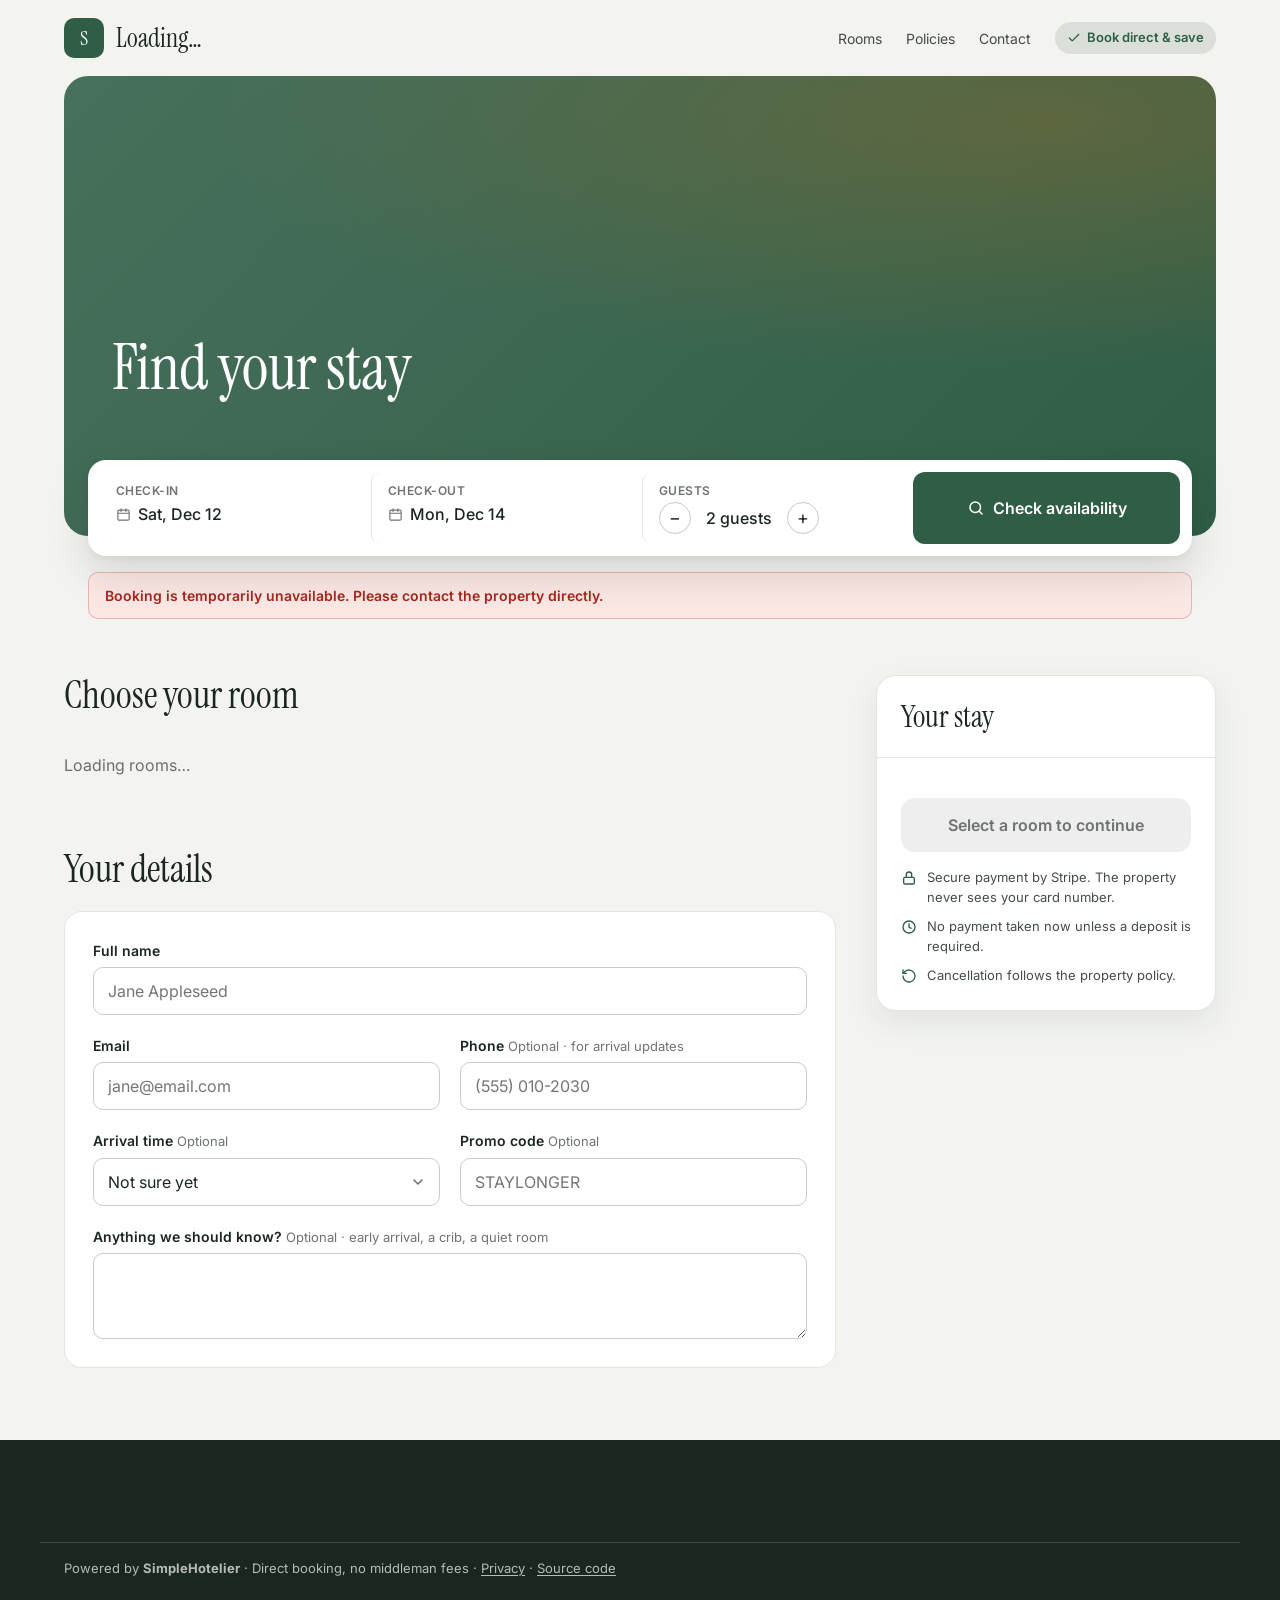
<file: book.html>
<!doctype html>
<html lang="en">
<head>
<meta charset="utf-8">
<meta name="viewport" content="width=device-width, initial-scale=1">
<title>Book your stay</title>
<meta name="description" content="Book direct and save.">
<link rel="preconnect" href="https://fonts.googleapis.com">
<link rel="preconnect" href="https://fonts.gstatic.com" crossorigin>
<link rel="stylesheet" href="css/book.css">
<link rel="icon" href="assets/favicon.svg">
<script src="js/booking-theme.js" data-apply></script>
</head>
<body class="booting">
<div class="bk-boot" role="status"><span class="bk-boot-spin" aria-hidden="true"></span>Loading…</div>
<a class="bk-skip" href="#roomsSection">Skip to booking</a>

<header class="bk-top" id="bkTop">
  <a class="bk-brand" href="#top"><span class="bk-mark" id="propMark" aria-hidden="true">S</span><span class="bk-name" id="propName">Loading…</span></a>
  <nav class="bk-nav" aria-label="Page">
    <a href="#roomsSection" id="navUnits">Rooms</a>
    <a href="#termsSection" id="navPolicies">Policies</a>
    <a href="#bkFoot">Contact</a>
    <span class="bk-chip"><svg width="14" height="14" viewBox="0 0 24 24" fill="none" stroke="currentColor" stroke-width="2.2" stroke-linecap="round" stroke-linejoin="round" aria-hidden="true"><path d="M20 6 9 17l-5-5"/></svg>Book direct &amp; save</span>
  </nav>
</header>

<section class="bk-hero-wrap" id="top">
  <div class="bk-hero" id="bkHero">
    <div class="bk-hero-text">
      <p class="bk-eyebrow" id="propEyebrow" hidden></p>
      <h1 id="propHeadline">Find your stay</h1>
      <p class="bk-sub" id="propSub"></p>
    </div>
  </div>
  <form class="bk-search" id="searchForm" aria-label="Find your stay">
    <label class="bk-sf"><span>Check-in</span><input id="inDate" type="date" required data-pk-end="outDate" data-pk-short></label>
    <label class="bk-sf"><span>Check-out</span><input id="outDate" type="date" required data-pk-start="inDate" data-pk-gap="1" data-pk-short></label>
    <div class="bk-sf bk-guests"><span id="guestsLabel">Guests</span>
      <div class="bk-stepper" id="guestsSimple" role="group" aria-labelledby="guestsLabel">
        <button type="button" data-step="-1" aria-label="Remove a guest">−</button>
        <output id="guestsOut" aria-live="polite">2 guests</output>
        <button type="button" data-step="1" aria-label="Add a guest">+</button>
      </div>
      <button type="button" class="bk-guests-btn" id="guestsBtn" aria-haspopup="dialog" aria-expanded="false" aria-controls="guestsPop" hidden><span id="guestsSummary">2 adults</span><svg width="16" height="16" viewBox="0 0 24 24" fill="none" stroke="currentColor" stroke-width="2.2" stroke-linecap="round" stroke-linejoin="round" aria-hidden="true"><path d="m6 9 6 6 6-6"/></svg></button>
      <div class="bk-guests-pop" id="guestsPop" role="dialog" aria-label="Who's coming" hidden>
        <div class="bk-gp-row"><div><b id="gpAdults">Adults</b><small>Ages 13 and up</small></div><div class="bk-stepper" data-who="adults" role="group" aria-labelledby="gpAdults"><button type="button" data-step="-1" aria-label="Fewer adults">−</button><output aria-live="polite">0</output><button type="button" data-step="1" aria-label="More adults">+</button></div></div>
        <div class="bk-gp-row"><div><b id="gpChildren">Children</b><small>Ages 2 to 12</small></div><div class="bk-stepper" data-who="children" role="group" aria-labelledby="gpChildren"><button type="button" data-step="-1" aria-label="Fewer children">−</button><output aria-live="polite">0</output><button type="button" data-step="1" aria-label="More children">+</button></div></div>
        <div class="bk-gp-row"><div><b id="gpInfants">Infants</b><small>Under 2</small></div><div class="bk-stepper" data-who="infants" role="group" aria-labelledby="gpInfants"><button type="button" data-step="-1" aria-label="Fewer infants">−</button><output aria-live="polite">0</output><button type="button" data-step="1" aria-label="More infants">+</button></div></div>
        <button type="button" class="bk-gp-done" id="guestsDone">Done</button>
      </div>
      <input id="guests" type="hidden" value="2">
    </div>
    <button class="bk-search-btn" type="submit"><svg width="18" height="18" viewBox="0 0 24 24" fill="none" stroke="currentColor" stroke-width="2" stroke-linecap="round" aria-hidden="true"><circle cx="11" cy="11" r="7"/><path d="m20 20-3.5-3.5"/></svg>Check availability</button>
  </form>
  <p class="bk-note" id="availNote" hidden></p>
  <div class="bk-error" id="bookError" role="alert" hidden></div>
</section>

<main class="bk-layout" id="bkMain">
  <div class="bk-steps">
    <section class="bk-section" id="roomsSection" aria-labelledby="hRooms">
      <div class="bk-section-head">
        <h2 id="hRooms"><span class="bk-num" data-step-num></span><span id="unitsTitle">Choose your room</span></h2>
        <p class="bk-meta" id="roomsMeta"></p>
      </div>
      <div class="bk-rooms" id="roomsList"><p class="bk-loading">Loading rooms…</p></div>
    </section>

    <section class="bk-section" id="addonsSection" aria-labelledby="hExtras" hidden>
      <h2 id="hExtras"><span class="bk-num" data-step-num></span>Make it yours</h2>
      <div class="bk-addons" id="addonsList"></div>
    </section>

    <section class="bk-section" aria-labelledby="hDetails">
      <h2 id="hDetails"><span class="bk-num" data-step-num></span>Your details</h2>
      <form class="bk-card bk-guest" id="guestForm">
        <label class="bk-field bk-wide"><span>Full name</span><input class="bk-input" id="gName" autocomplete="name" required placeholder="Jane Appleseed"></label>
        <label class="bk-field"><span>Email</span><input class="bk-input" id="gEmail" type="email" autocomplete="email" required placeholder="jane@email.com"></label>
        <label class="bk-field"><span>Phone <small>Optional · for arrival updates</small></span><input class="bk-input" id="gPhone" type="tel" autocomplete="tel" placeholder="(555) 010-2030"></label>
        <label class="bk-field"><span>Arrival time <small id="gArrivalHint">Optional</small></span><span class="bk-select-wrap"><select class="bk-input" id="gArrival"><option value="">Not sure yet</option><option>Before 12 PM</option><option>12 – 2 PM</option><option>2 – 4 PM</option><option>4 – 6 PM</option><option>6 – 8 PM</option><option>After 8 PM</option></select></span></label>
        <label class="bk-field"><span>Promo code <small>Optional</small></span><input class="bk-input bk-upper" id="promoCode" type="text" autocomplete="off" placeholder="STAYLONGER"></label>
        <fieldset class="bk-wide bk-address" id="gAddress" hidden>
          <legend>Home address <small id="gAddressHint">Optional</small></legend>
          <label class="bk-field bk-wide"><span>Street address</span><input class="bk-input" id="gAddr1" autocomplete="address-line1" maxlength="120"></label>
          <label class="bk-field bk-wide"><span>Apartment, suite <small>Optional</small></span><input class="bk-input" id="gAddr2" autocomplete="address-line2" maxlength="120"></label>
          <label class="bk-field"><span>City</span><input class="bk-input" id="gCity" autocomplete="address-level2" maxlength="120"></label>
          <label class="bk-field"><span>State / region</span><input class="bk-input" id="gState" autocomplete="address-level1" maxlength="120"></label>
          <label class="bk-field"><span>ZIP / postal code</span><input class="bk-input" id="gPostcode" autocomplete="postal-code" maxlength="20"></label>
          <label class="bk-field"><span>Country</span><input class="bk-input" id="gCountry" autocomplete="country-name" maxlength="80"></label>
        </fieldset>
        <label class="bk-field bk-wide"><span>Anything we should know? <small>Optional · early arrival, a crib, a quiet room</small></span><textarea class="bk-input" id="gNotes" rows="3"></textarea></label>
        <div class="bk-wide" id="gConsentWrap" hidden><label class="bk-consent"><input type="checkbox" id="gConsent"><span>I'd like to receive offers and news from this property by email. You can unsubscribe at any time.</span></label></div>
      </form>
    </section>

    <section class="bk-section" id="termsSection" aria-labelledby="hTerms" hidden>
      <h2 id="hTerms">Good to know</h2>
      <div class="bk-tiles" id="termsTimes"></div>
      <p class="bk-policy" id="termsCancellation" hidden></p>
      <div class="bk-card bk-rules" id="termsRules">
        <h3 id="termsTitle">House rules</h3>
        <ol class="bk-term-list" id="termsList"></ol>
        <button type="button" class="bk-rules-toggle" id="termsToggle" aria-expanded="false" hidden><span id="termsToggleText">Read all house rules</span><svg width="18" height="18" viewBox="0 0 24 24" fill="none" stroke="currentColor" stroke-width="2" stroke-linecap="round" stroke-linejoin="round" aria-hidden="true"><path d="m6 9 6 6 6-6"/></svg></button>
        <label class="bk-consent bk-agree" id="termsAckWrap" hidden><input type="checkbox" id="gTermsAck"><span>I've read and agree to the house rules and cancellation policy.</span></label>
      </div>
    </section>
  </div>

  <aside class="bk-summary" id="summaryCard" aria-label="Your stay">
    <div class="bk-summary-head"><h2>Your stay</h2><p id="summaryMeta"></p></div>
    <div class="bk-summary-body" id="summaryBody"></div>
    <div class="bk-summary-actions">
      <label class="bk-consent" id="depAckWrap" hidden><input type="checkbox" id="depAck"><span id="depAckText"></span></label>
      <div class="bk-turnstile" id="tsWidget"></div>
      <button class="bk-btn bk-book" id="bookBtn" type="button" disabled>Select a room to continue</button>
      <div class="bk-pay" id="payPanel" hidden>
        <h3 id="payTitle">Deposit payment</h3>
        <p id="payText"></p>
        <p class="bk-card-label" id="cardLabel"><svg width="18" height="18" viewBox="0 0 24 24" fill="none" stroke="currentColor" stroke-width="2" stroke-linecap="round" stroke-linejoin="round" aria-hidden="true"><rect x="2" y="5" width="20" height="14" rx="2"/><path d="M2 10h20"/></svg>Card details</p>
        <div id="cardElement" class="bk-cardel" role="group" aria-labelledby="cardLabel" aria-describedby="cardHelp"></div>
        <p class="bk-card-help" id="cardHelp">Card number, expiry date, security code (CVC) and ZIP code.</p>
        <p class="bk-error" id="payError" role="alert" hidden></p>
      </div>
      <ul class="bk-trust">
        <li><svg width="16" height="16" viewBox="0 0 24 24" fill="none" stroke="currentColor" stroke-width="2" stroke-linecap="round" stroke-linejoin="round" aria-hidden="true"><rect x="4" y="11" width="16" height="10" rx="2"/><path d="M8 11V7a4 4 0 0 1 8 0v4"/></svg><span>Secure payment by Stripe. The property never sees your card number.</span></li>
        <li><svg width="16" height="16" viewBox="0 0 24 24" fill="none" stroke="currentColor" stroke-width="2" stroke-linecap="round" stroke-linejoin="round" aria-hidden="true"><circle cx="12" cy="12" r="9"/><path d="M12 7v5l3 2"/></svg><span id="trustChargeText">No payment taken now unless a deposit is required.</span></li>
        <li><svg width="16" height="16" viewBox="0 0 24 24" fill="none" stroke="currentColor" stroke-width="2" stroke-linecap="round" stroke-linejoin="round" aria-hidden="true"><path d="M3 12a9 9 0 1 0 3-6.7L3 8"/><path d="M3 3v5h5"/></svg><span id="summaryPolicyNote">Cancellation follows the property policy.</span></li>
      </ul>
    </div>
  </aside>
</main>

<section class="bk-success" id="successPanel" hidden>
  <div class="bk-check" aria-hidden="true"><svg width="28" height="28" viewBox="0 0 24 24" fill="none" stroke="currentColor" stroke-width="2.6" stroke-linecap="round" stroke-linejoin="round"><path d="M20 6 9 17l-5-5"/></svg></div>
  <h2>Request received</h2>
  <p id="successText"></p>
  <p class="bk-conf" id="successCode"></p>
  <p id="redirectNote" hidden>Redirecting you now… <a id="redirectLink" href="#">Continue</a></p>
</section>

<footer class="bk-foot" id="bkFoot">
  <div class="bk-foot-in" id="propAbout">
    <div class="bk-foot-brand">
      <span class="bk-foot-name" id="aboutTitle"></span>
      <p class="bk-stars" id="aboutStars" hidden></p>
      <p id="aboutDesc"></p>
      <div class="bk-socials" id="aboutSocials"></div>
    </div>
    <address class="bk-contact" id="aboutContact"></address>
  </div>
  <p class="bk-powered"><span class="bk-powered-by">Powered by <strong>SimpleHotelier</strong> · Direct booking, no middleman fees · </span><a href="https://simplehotelier.com/privacy" target="_blank" rel="noopener">Privacy</a> · <a href="https://github.com/pocketmacro/simplehotelier" target="_blank" rel="noopener">Source code</a></p>
</footer>

<script src="js/site.js"></script>
<script src="js/config.js"></script>
<script src="js/error-report.js"></script>
<script src="js/money.js"></script>
<script src="js/pickers.js"></script>
<script src="js/book.js"></script>
</body>
</html>
</file>
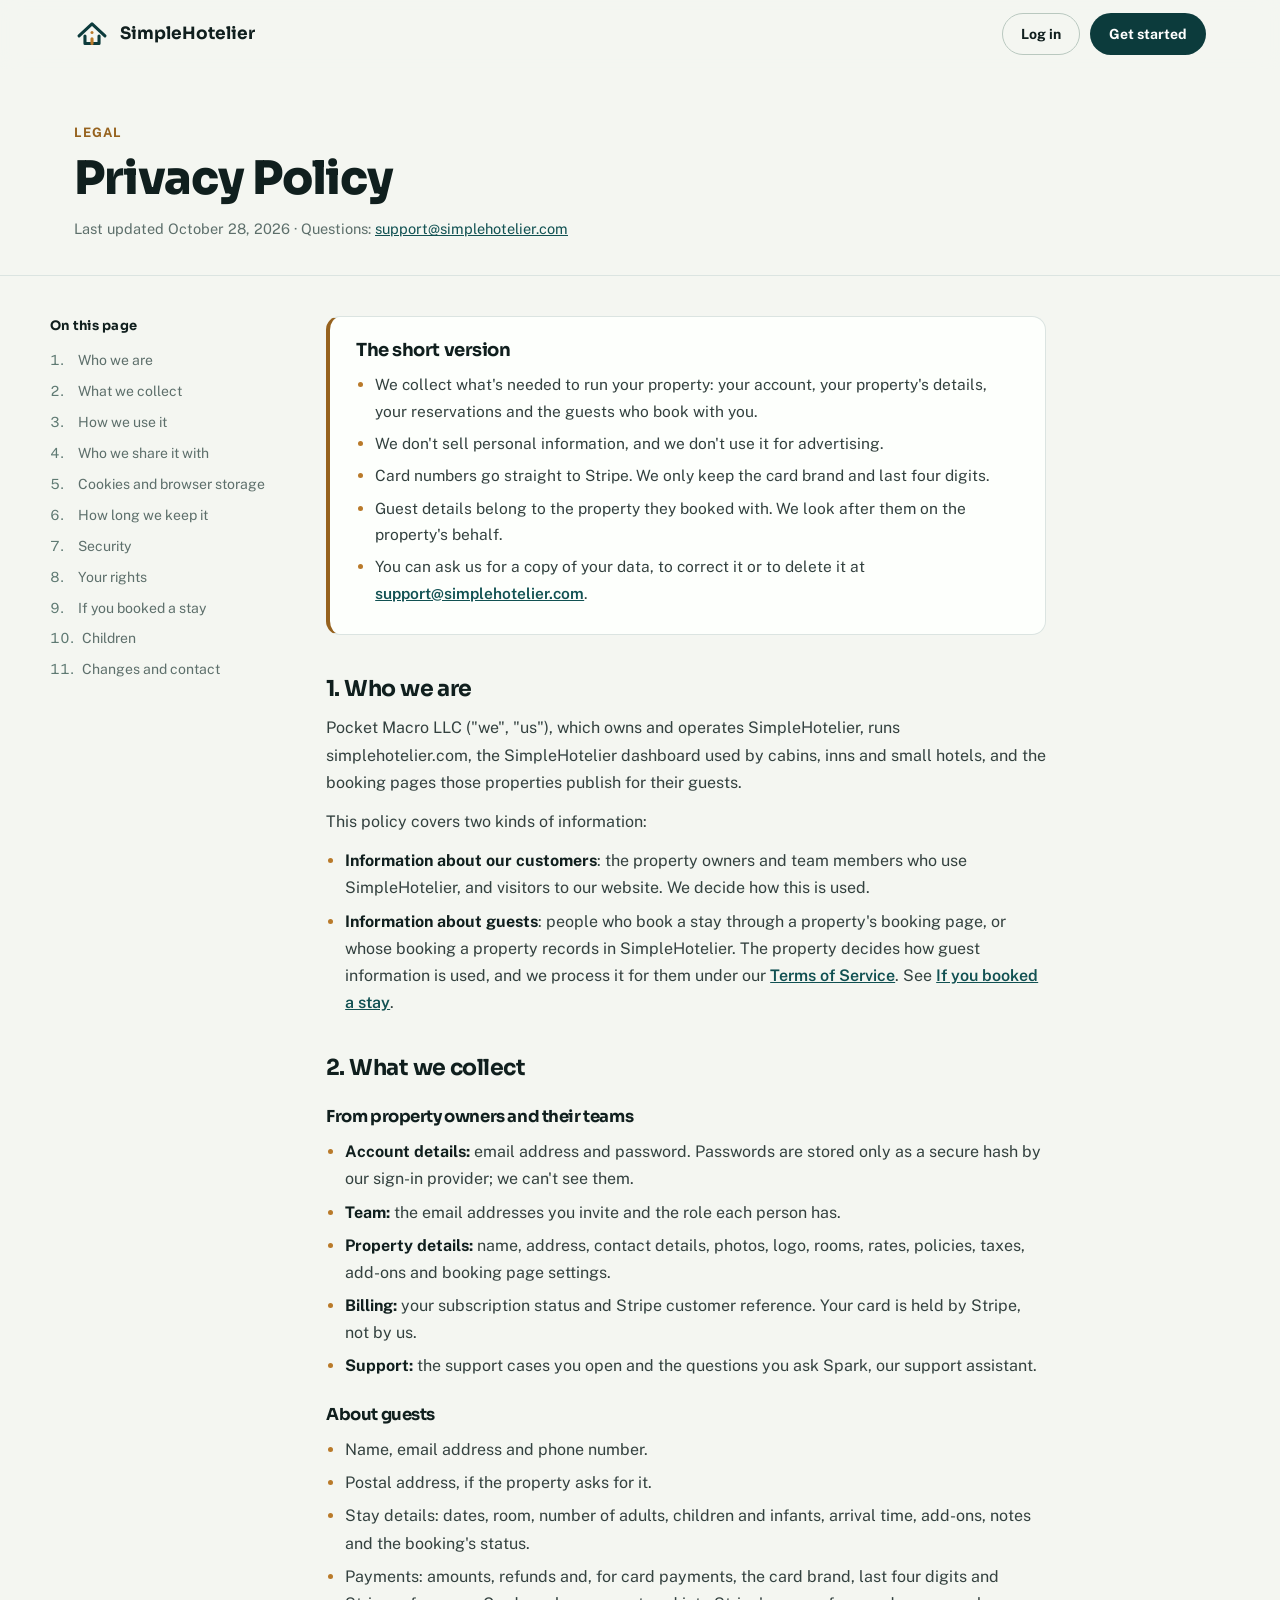
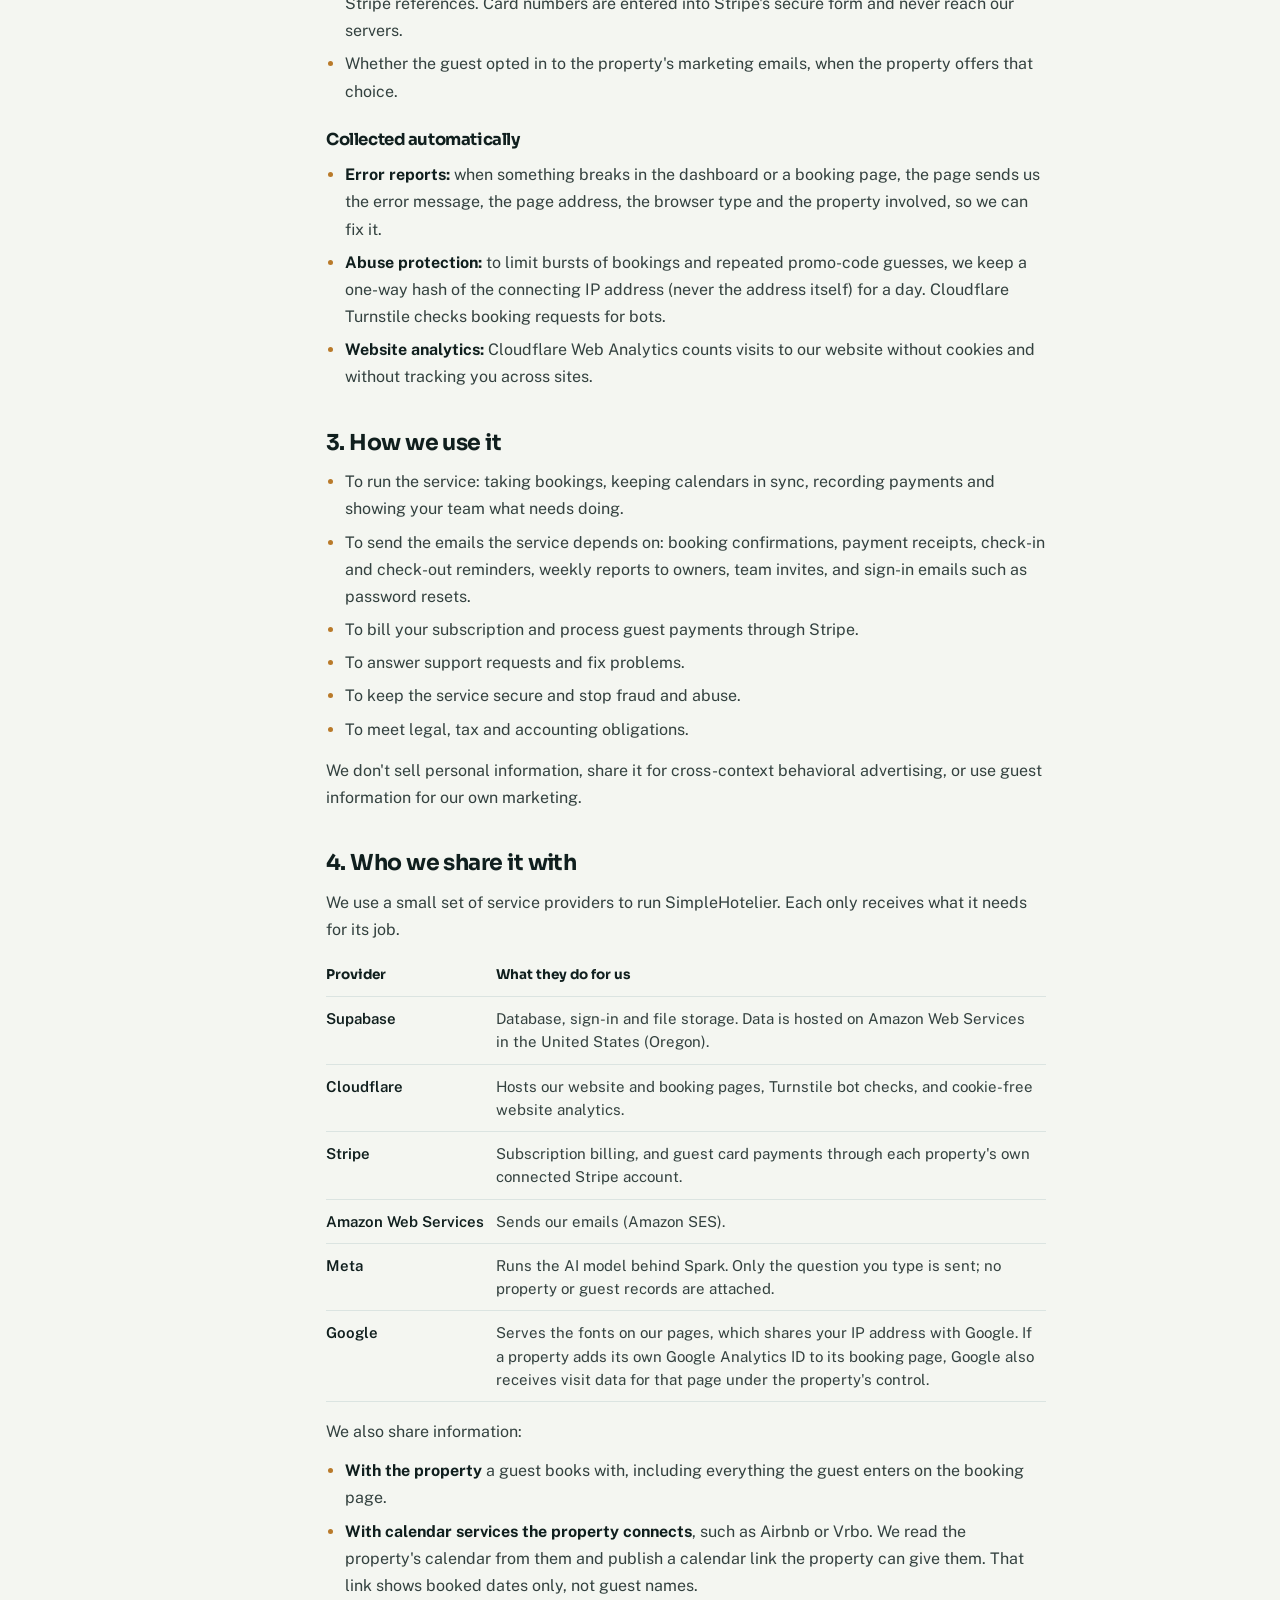
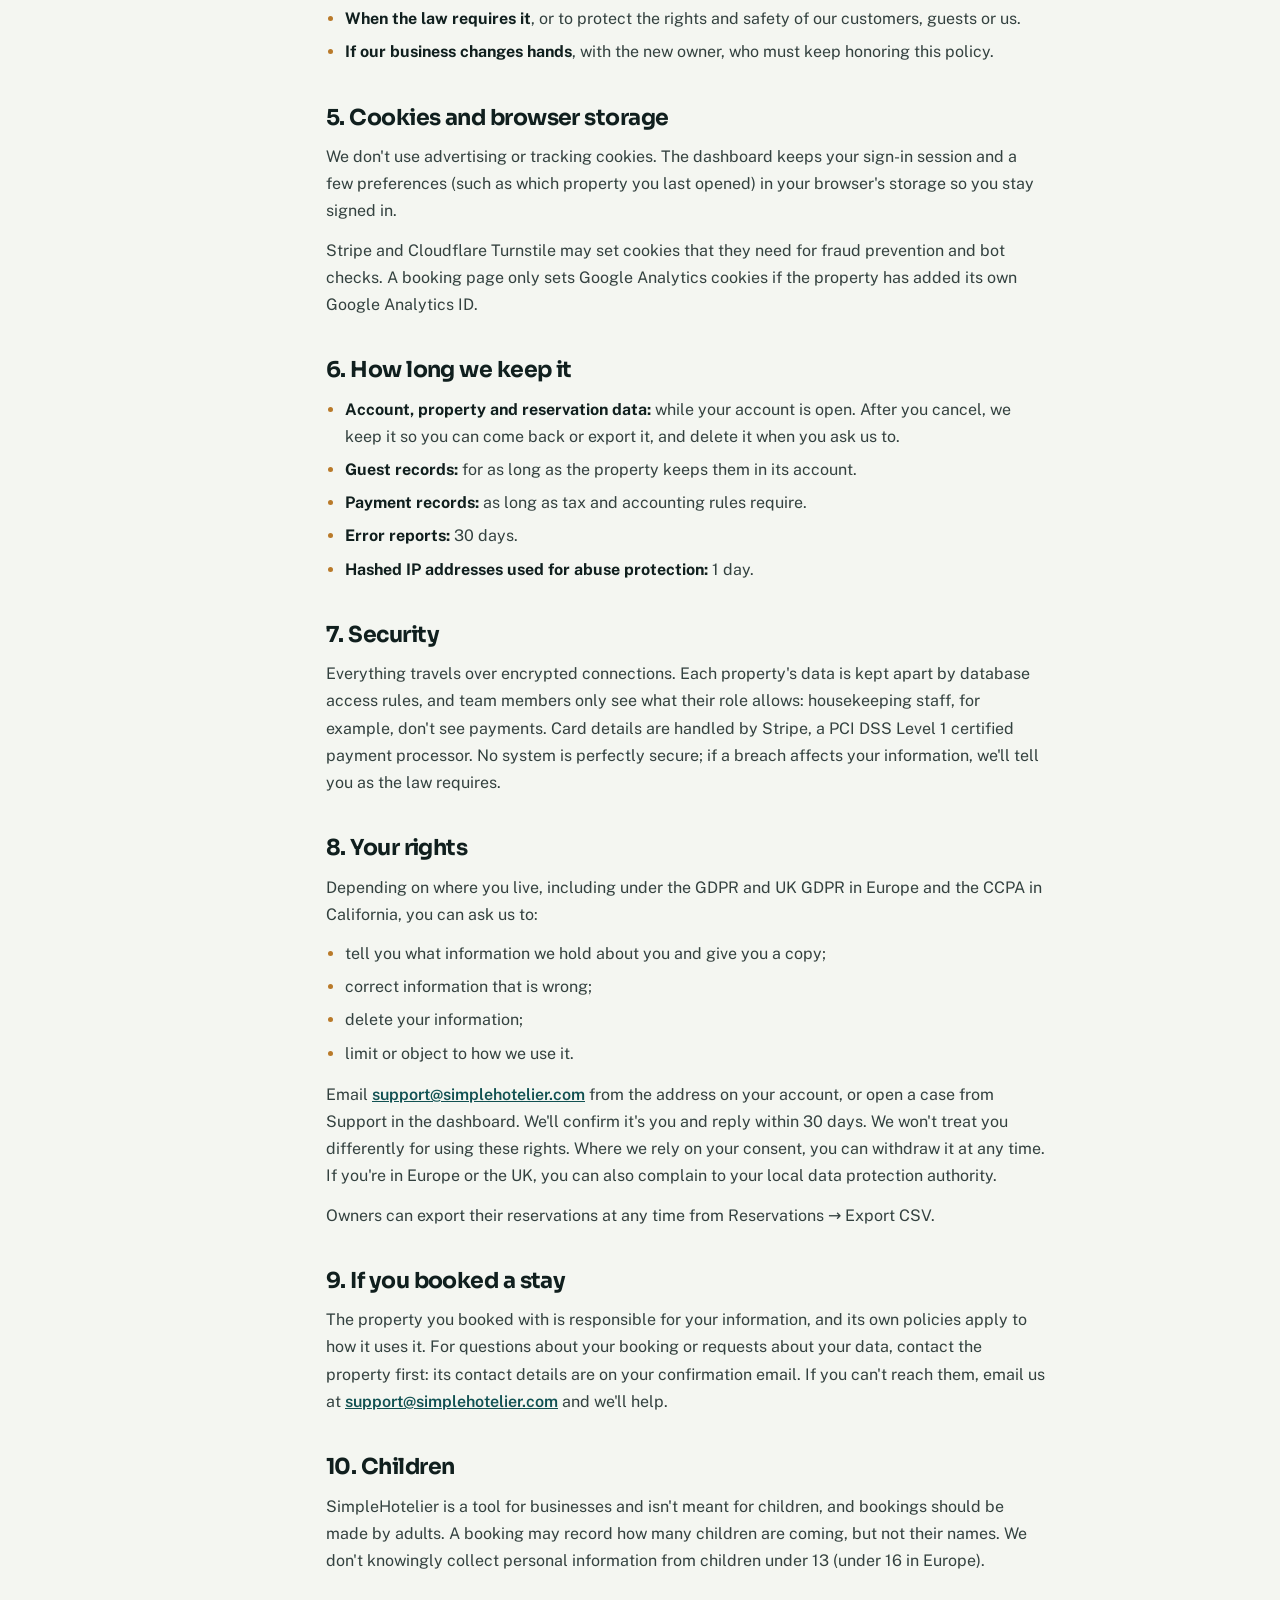
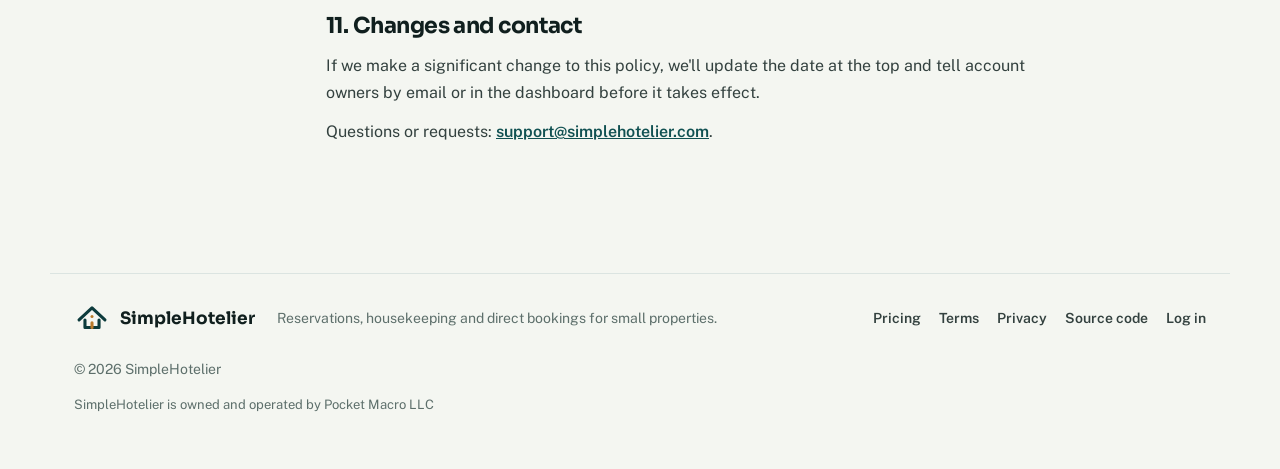
<file: privacy.html>
<!doctype html>
<html lang="en">
<head>
<meta charset="utf-8">
<meta name="viewport" content="width=device-width, initial-scale=1">
<title>Privacy Policy | SimpleHotelier</title>
<meta name="description" content="How SimpleHotelier collects, uses and protects information about property owners, their teams and the guests who book with them.">
<link rel="canonical" href="https://simplehotelier.com/privacy">
<meta name="theme-color" content="#0a2a2b">
<link rel="preconnect" href="https://fonts.googleapis.com">
<link rel="preconnect" href="https://fonts.gstatic.com" crossorigin>
<link href="https://fonts.googleapis.com/css2?family=Sora:wght@600;700;800&family=Public+Sans:wght@400;500;600;700&display=swap" rel="stylesheet">
<link rel="stylesheet" href="css/tokens.css">
<link rel="stylesheet" href="css/landing.css">
<link rel="stylesheet" href="css/legal.css">
<link rel="icon" href="assets/favicon.svg">
</head>
<body>

<header class="lnav" id="lnav">
  <div class="wrap lnav-in">
    <a class="lbrand" href="index.html"><img src="assets/logo-mark.svg" alt="SimpleHotelier logo" style="height:36px;width:36px"><strong>SimpleHotelier</strong></a>
    <div class="acts" style="margin-left:auto">
      <a class="btn btn-line btn-sm" href="app.html#login">Log in</a>
      <a class="btn btn-main btn-sm" href="app.html#signup">Get started</a>
    </div>
  </div>
</header>

<main>
  <div class="legal-head">
    <div class="wrap">
      <p class="eyebrow">Legal</p>
      <h1>Privacy Policy</h1>
      <p class="meta">Last updated October 28, 2026 · Questions: <a href="mailto:support@simplehotelier.com">support@simplehotelier.com</a></p>
    </div>
  </div>

  <div class="wrap legal">
    <nav class="legal-toc" aria-label="On this page">
      <strong>On this page</strong>
      <ol>
        <li><a href="#who">Who we are</a></li>
        <li><a href="#collect">What we collect</a></li>
        <li><a href="#use">How we use it</a></li>
        <li><a href="#share">Who we share it with</a></li>
        <li><a href="#storage">Cookies and browser storage</a></li>
        <li><a href="#keep">How long we keep it</a></li>
        <li><a href="#security">Security</a></li>
        <li><a href="#rights">Your rights</a></li>
        <li><a href="#guests">If you booked a stay</a></li>
        <li><a href="#children">Children</a></li>
        <li><a href="#changes">Changes and contact</a></li>
      </ol>
    </nav>

    <article class="legal-body">
      <div class="legal-summary">
        <h2>The short version</h2>
        <ul>
          <li>We collect what's needed to run your property: your account, your property's details, your reservations and the guests who book with you.</li>
          <li>We don't sell personal information, and we don't use it for advertising.</li>
          <li>Card numbers go straight to Stripe. We only keep the card brand and last four digits.</li>
          <li>Guest details belong to the property they booked with. We look after them on the property's behalf.</li>
          <li>You can ask us for a copy of your data, to correct it or to delete it at <a href="mailto:support@simplehotelier.com">support@simplehotelier.com</a>.</li>
        </ul>
      </div>

      <section id="who">
        <h2>1. Who we are</h2>
        <p><span data-site="party">Pocket Macro LLC ("we", "us"), which owns and operates SimpleHotelier,</span> runs simplehotelier.com, the SimpleHotelier dashboard used by cabins, inns and small hotels, and the booking pages those properties publish for their guests.</p>
        <p>This policy covers two kinds of information:</p>
        <ul>
          <li><strong>Information about our customers</strong>: the property owners and team members who use SimpleHotelier, and visitors to our website. We decide how this is used.</li>
          <li><strong>Information about guests</strong>: people who book a stay through a property's booking page, or whose booking a property records in SimpleHotelier. The property decides how guest information is used, and we process it for them under our <a href="terms.html">Terms of Service</a>. See <a href="#guests">If you booked a stay</a>.</li>
        </ul>
      </section>

      <section id="collect">
        <h2>2. What we collect</h2>
        <h3>From property owners and their teams</h3>
        <ul>
          <li><strong>Account details:</strong> email address and password. Passwords are stored only as a secure hash by our sign-in provider; we can't see them.</li>
          <li><strong>Team:</strong> the email addresses you invite and the role each person has.</li>
          <li><strong>Property details:</strong> name, address, contact details, photos, logo, rooms, rates, policies, taxes, add-ons and booking page settings.</li>
          <li><strong>Billing:</strong> your subscription status and Stripe customer reference. Your card is held by Stripe, not by us.</li>
          <li><strong>Support:</strong> the support cases you open and the questions you ask Spark, our support assistant.</li>
        </ul>
        <h3>About guests</h3>
        <ul>
          <li>Name, email address and phone number.</li>
          <li>Postal address, if the property asks for it.</li>
          <li>Stay details: dates, room, number of adults, children and infants, arrival time, add-ons, notes and the booking's status.</li>
          <li>Payments: amounts, refunds and, for card payments, the card brand, last four digits and Stripe references. Card numbers are entered into Stripe's secure form and never reach our servers.</li>
          <li>Whether the guest opted in to the property's marketing emails, when the property offers that choice.</li>
        </ul>
        <h3>Collected automatically</h3>
        <ul>
          <li><strong>Error reports:</strong> when something breaks in the dashboard or a booking page, the page sends us the error message, the page address, the browser type and the property involved, so we can fix it.</li>
          <li><strong>Abuse protection:</strong> to limit bursts of bookings and repeated promo-code guesses, we keep a one-way hash of the connecting IP address (never the address itself) for a day. Cloudflare Turnstile checks booking requests for bots.</li>
          <li><strong>Website analytics:</strong> Cloudflare Web Analytics counts visits to our website without cookies and without tracking you across sites.</li>
        </ul>
      </section>

      <section id="use">
        <h2>3. How we use it</h2>
        <ul>
          <li>To run the service: taking bookings, keeping calendars in sync, recording payments and showing your team what needs doing.</li>
          <li>To send the emails the service depends on: booking confirmations, payment receipts, check-in and check-out reminders, weekly reports to owners, team invites, and sign-in emails such as password resets.</li>
          <li>To bill your subscription and process guest payments through Stripe.</li>
          <li>To answer support requests and fix problems.</li>
          <li>To keep the service secure and stop fraud and abuse.</li>
          <li>To meet legal, tax and accounting obligations.</li>
        </ul>
        <p>We don't sell personal information, share it for cross-context behavioral advertising, or use guest information for our own marketing.</p>
      </section>

      <section id="share">
        <h2>4. Who we share it with</h2>
        <p>We use a small set of service providers to run SimpleHotelier. Each only receives what it needs for its job.</p>
        <table class="legal-table">
          <thead><tr><th>Provider</th><th>What they do for us</th></tr></thead>
          <tbody>
            <tr><td>Supabase</td><td>Database, sign-in and file storage. Data is hosted on Amazon Web Services in the United States (Oregon).</td></tr>
            <tr><td>Cloudflare</td><td>Hosts our website and booking pages, Turnstile bot checks, and cookie-free website analytics.</td></tr>
            <tr><td>Stripe</td><td>Subscription billing, and guest card payments through each property's own connected Stripe account.</td></tr>
            <tr><td>Amazon Web Services</td><td>Sends our emails (Amazon SES).</td></tr>
            <tr><td>Meta</td><td>Runs the AI model behind Spark. Only the question you type is sent; no property or guest records are attached.</td></tr>
            <tr><td>Google</td><td>Serves the fonts on our pages, which shares your IP address with Google. If a property adds its own Google Analytics ID to its booking page, Google also receives visit data for that page under the property's control.</td></tr>
          </tbody>
        </table>
        <p>We also share information:</p>
        <ul>
          <li><strong>With the property</strong> a guest books with, including everything the guest enters on the booking page.</li>
          <li><strong>With calendar services the property connects</strong>, such as Airbnb or Vrbo. We read the property's calendar from them and publish a calendar link the property can give them. That link shows booked dates only, not guest names.</li>
          <li><strong>When the law requires it</strong>, or to protect the rights and safety of our customers, guests or us.</li>
          <li><strong>If our business changes hands</strong>, with the new owner, who must keep honoring this policy.</li>
        </ul>
      </section>

      <section id="storage">
        <h2>5. Cookies and browser storage</h2>
        <p>We don't use advertising or tracking cookies. The dashboard keeps your sign-in session and a few preferences (such as which property you last opened) in your browser's storage so you stay signed in.</p>
        <p>Stripe and Cloudflare Turnstile may set cookies that they need for fraud prevention and bot checks. A booking page only sets Google Analytics cookies if the property has added its own Google Analytics ID.</p>
      </section>

      <section id="keep">
        <h2>6. How long we keep it</h2>
        <ul>
          <li><strong>Account, property and reservation data:</strong> while your account is open. After you cancel, we keep it so you can come back or export it, and delete it when you ask us to.</li>
          <li><strong>Guest records:</strong> for as long as the property keeps them in its account.</li>
          <li><strong>Payment records:</strong> as long as tax and accounting rules require.</li>
          <li><strong>Error reports:</strong> 30 days.</li>
          <li><strong>Hashed IP addresses used for abuse protection:</strong> 1 day.</li>
        </ul>
      </section>

      <section id="security">
        <h2>7. Security</h2>
        <p>Everything travels over encrypted connections. Each property's data is kept apart by database access rules, and team members only see what their role allows: housekeeping staff, for example, don't see payments. Card details are handled by Stripe, a PCI DSS Level 1 certified payment processor. No system is perfectly secure; if a breach affects your information, we'll tell you as the law requires.</p>
      </section>

      <section id="rights">
        <h2>8. Your rights</h2>
        <p>Depending on where you live, including under the GDPR and UK GDPR in Europe and the CCPA in California, you can ask us to:</p>
        <ul>
          <li>tell you what information we hold about you and give you a copy;</li>
          <li>correct information that is wrong;</li>
          <li>delete your information;</li>
          <li>limit or object to how we use it.</li>
        </ul>
        <p>Email <a href="mailto:support@simplehotelier.com">support@simplehotelier.com</a> from the address on your account, or open a case from Support in the dashboard. We'll confirm it's you and reply within 30 days. We won't treat you differently for using these rights. Where we rely on your consent, you can withdraw it at any time. If you're in Europe or the UK, you can also complain to your local data protection authority.</p>
        <p>Owners can export their reservations at any time from Reservations → Export CSV.</p>
      </section>

      <section id="guests">
        <h2>9. If you booked a stay</h2>
        <p>The property you booked with is responsible for your information, and its own policies apply to how it uses it. For questions about your booking or requests about your data, contact the property first: its contact details are on your confirmation email. If you can't reach them, email us at <a href="mailto:support@simplehotelier.com">support@simplehotelier.com</a> and we'll help.</p>
      </section>

      <section id="children">
        <h2>10. Children</h2>
        <p>SimpleHotelier is a tool for businesses and isn't meant for children, and bookings should be made by adults. A booking may record how many children are coming, but not their names. We don't knowingly collect personal information from children under 13 (under 16 in Europe).</p>
      </section>

      <section id="changes">
        <h2>11. Changes and contact</h2>
        <p>If we make a significant change to this policy, we'll update the date at the top and tell account owners by email or in the dashboard before it takes effect.</p>
        <p>Questions or requests: <a href="mailto:support@simplehotelier.com">support@simplehotelier.com</a>.</p>
      </section>
    </article>
  </div>
</main>

<footer>
  <div class="wrap foot-in">
    <a class="lbrand" href="index.html"><img src="assets/logo-mark.svg" alt="SimpleHotelier logo" style="height:36px;width:36px"><strong>SimpleHotelier</strong></a>
    <span>Reservations, housekeeping and direct bookings for small properties.</span>
    <nav>
      <a href="index.html#pricing">Pricing</a>
      <a href="terms.html">Terms</a>
      <a href="privacy.html" aria-current="page">Privacy</a>
      <a href="https://github.com/pocketmacro/simplehotelier" rel="noopener">Source code</a>
      <a href="app.html#login">Log in</a>
    </nav>
    <span>© <span id="yr">2026</span> SimpleHotelier</span>
    <p class="foot-operator" data-site="operator">SimpleHotelier is owned and operated by Pocket Macro LLC</p>
  </div>
</footer>

<script src="js/landing.js"></script>
</body>
</html>
</file>
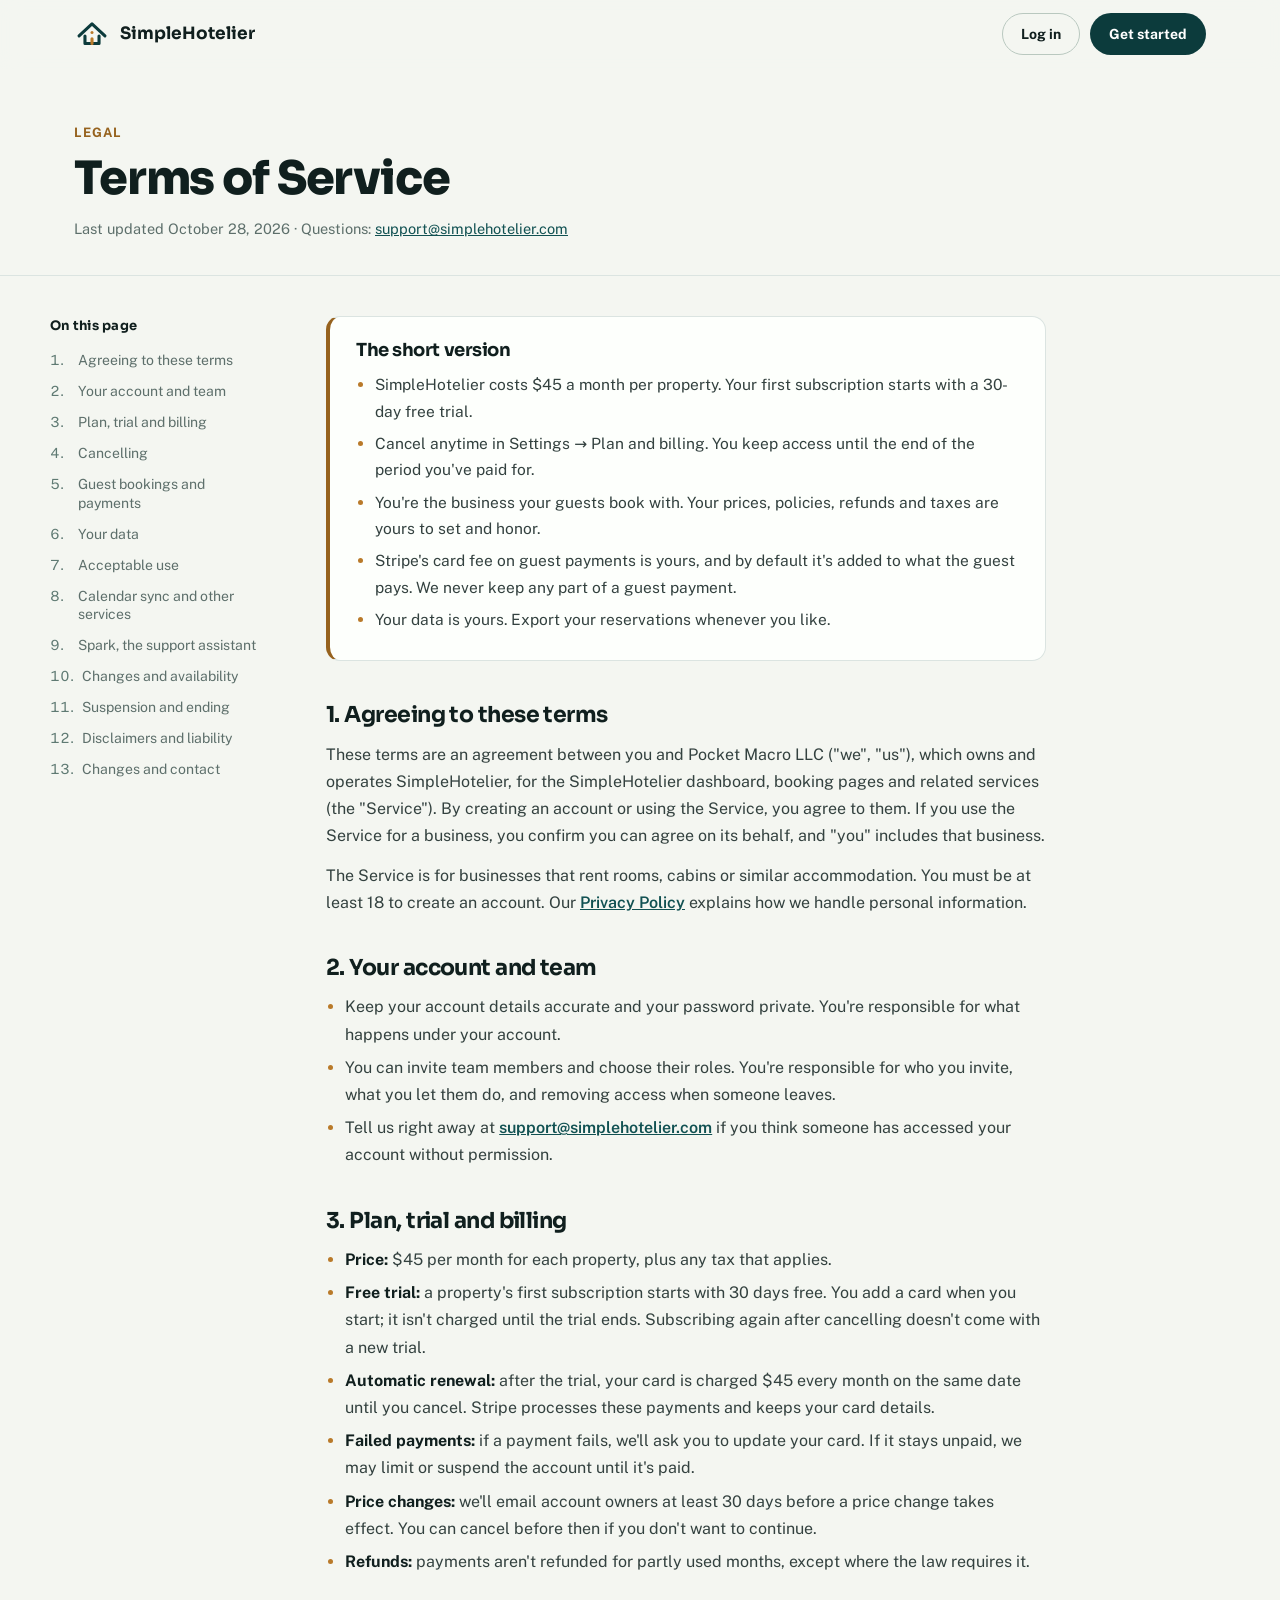
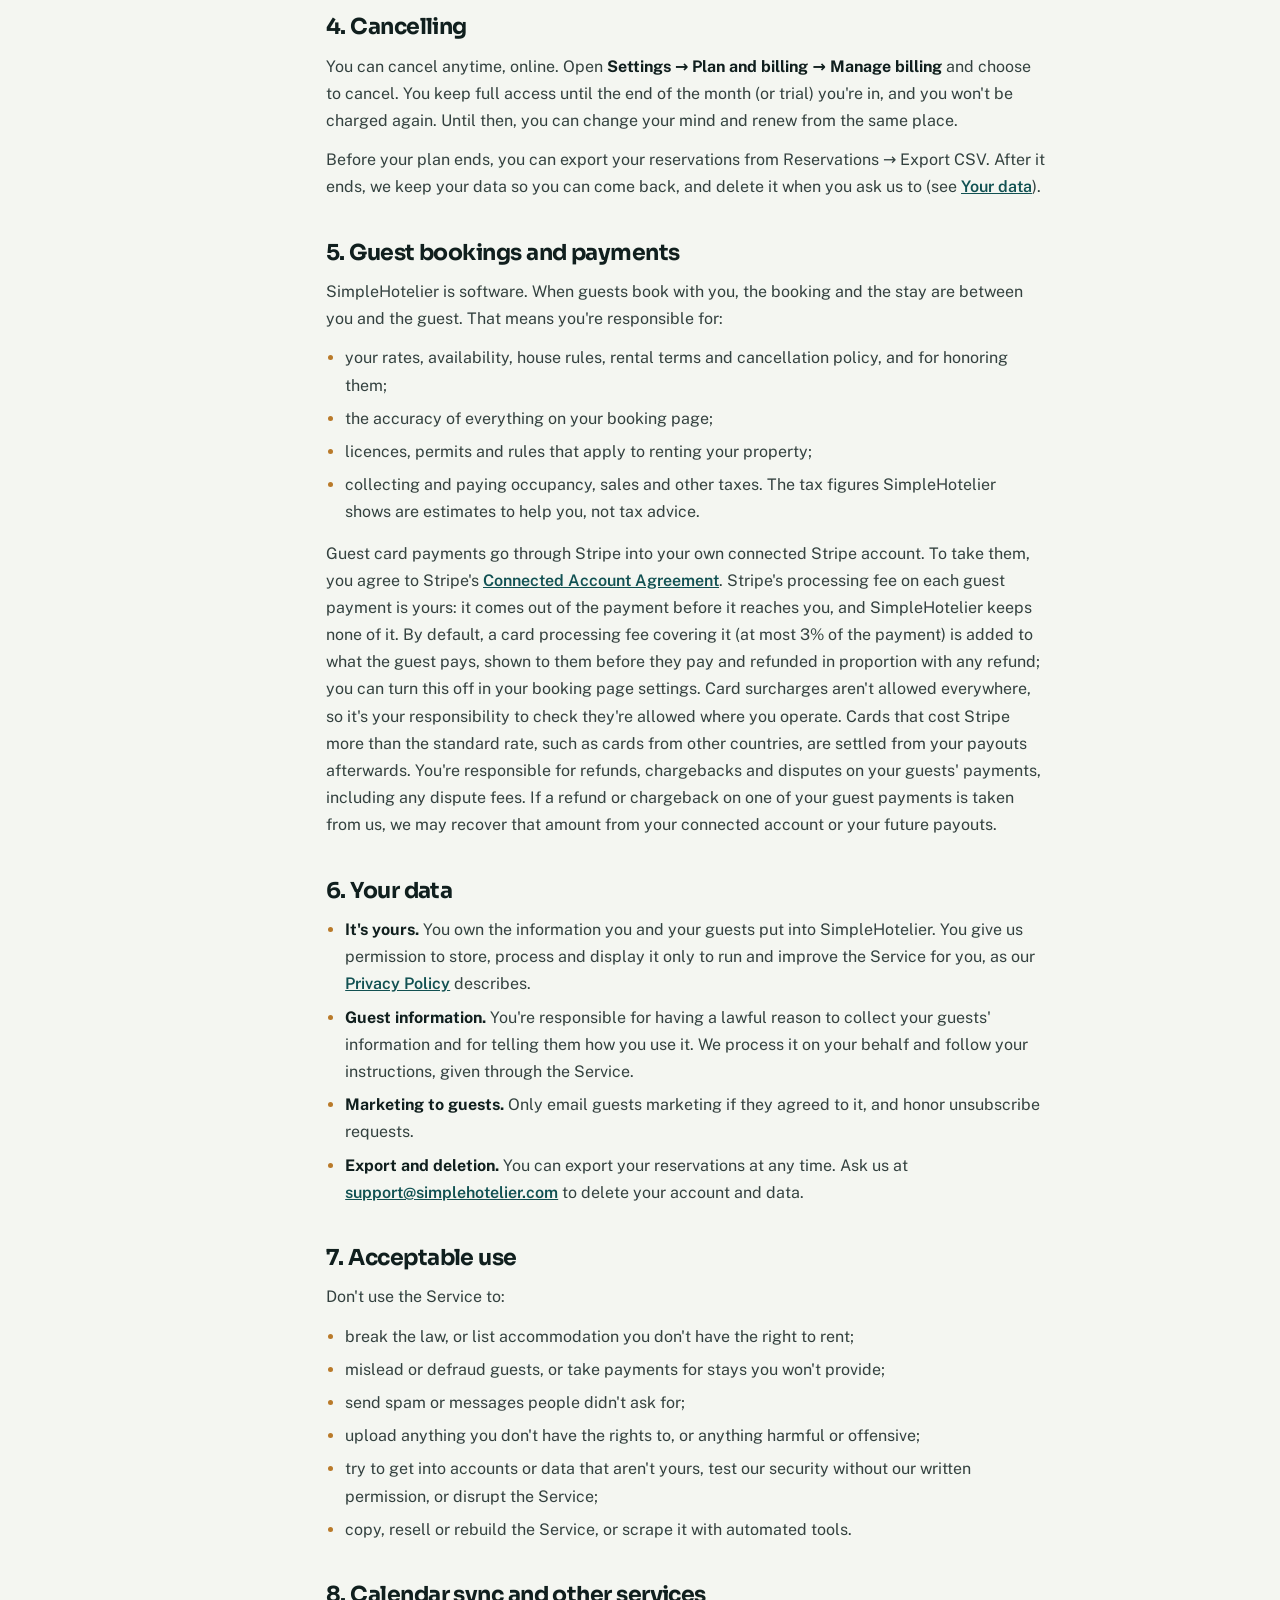
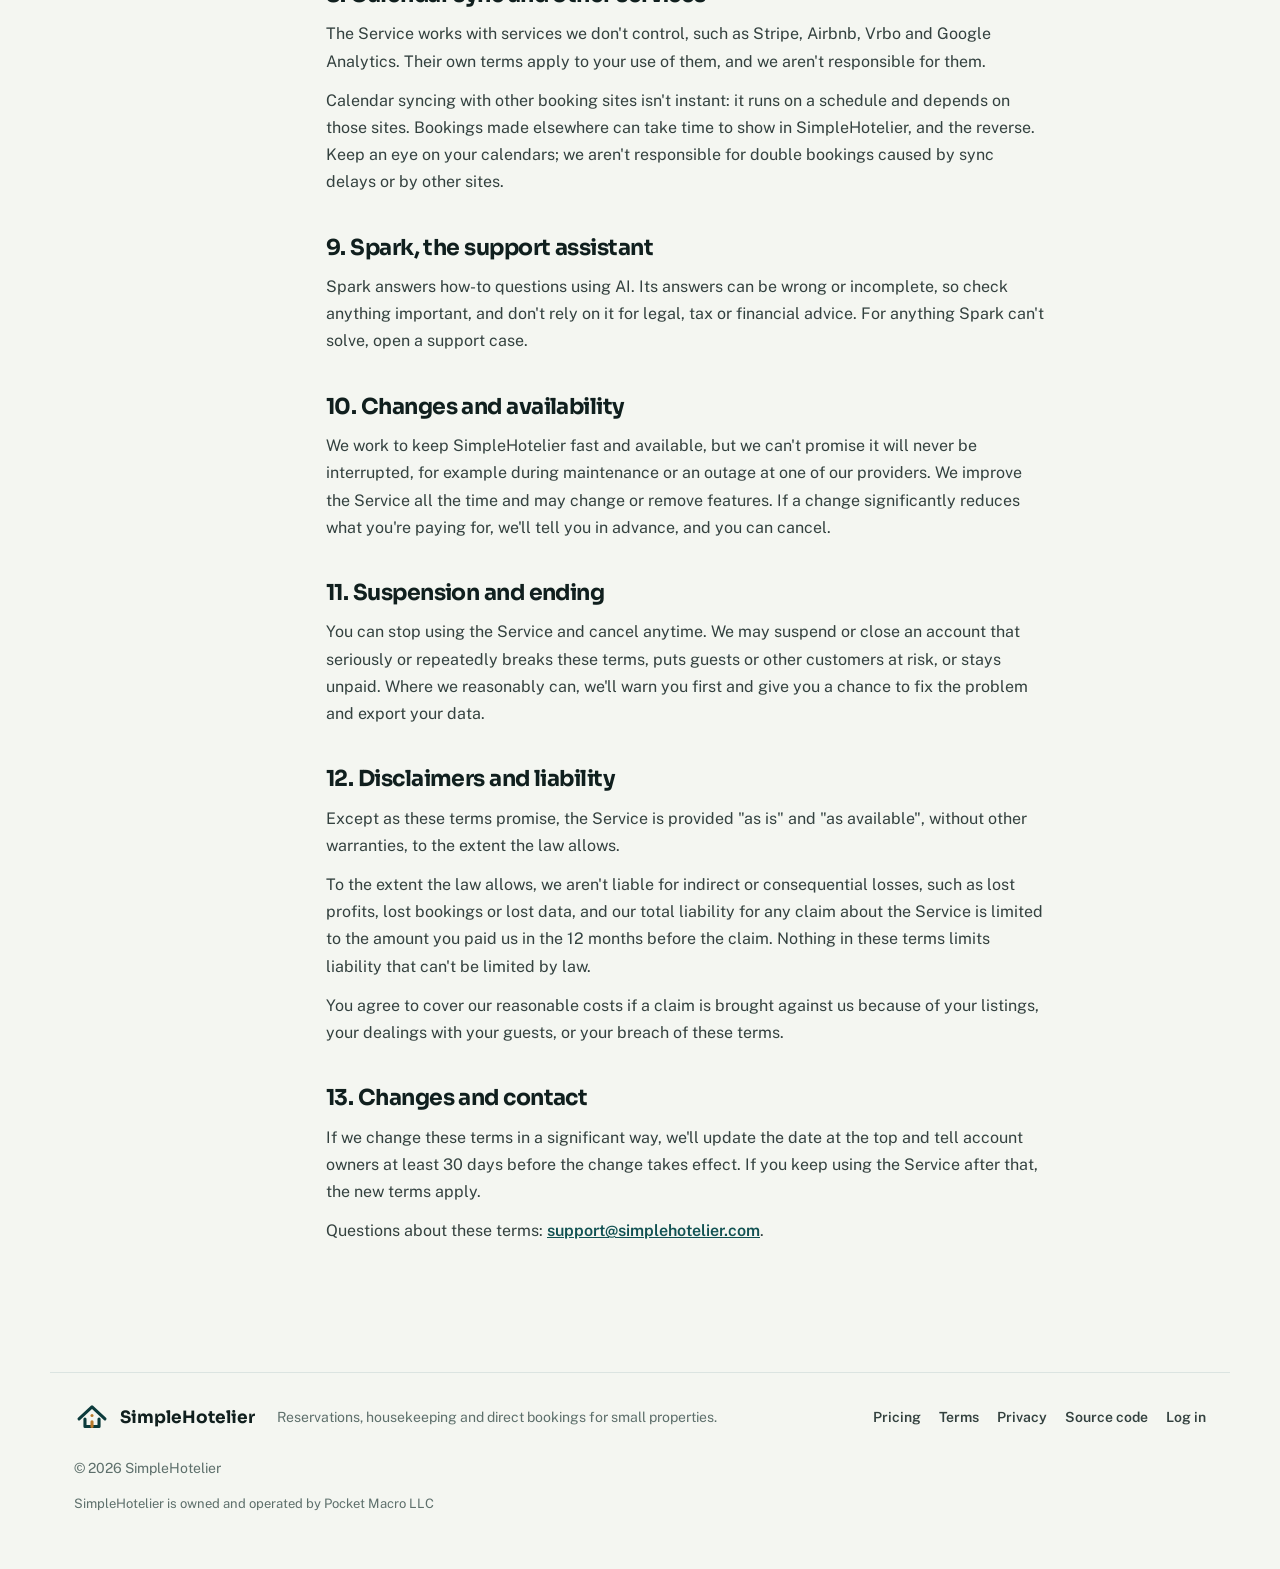
<file: terms.html>
<!doctype html>
<html lang="en">
<head>
<meta charset="utf-8">
<meta name="viewport" content="width=device-width, initial-scale=1">
<title>Terms of Service | SimpleHotelier</title>
<meta name="description" content="The terms for using SimpleHotelier: your account, the $45/month plan and free trial, cancelling, guest payments, your data and acceptable use.">
<link rel="canonical" href="https://simplehotelier.com/terms">
<meta name="theme-color" content="#0a2a2b">
<link rel="preconnect" href="https://fonts.googleapis.com">
<link rel="preconnect" href="https://fonts.gstatic.com" crossorigin>
<link href="https://fonts.googleapis.com/css2?family=Sora:wght@600;700;800&family=Public+Sans:wght@400;500;600;700&display=swap" rel="stylesheet">
<link rel="stylesheet" href="css/tokens.css">
<link rel="stylesheet" href="css/landing.css">
<link rel="stylesheet" href="css/legal.css">
<link rel="icon" href="assets/favicon.svg">
</head>
<body>

<header class="lnav" id="lnav">
  <div class="wrap lnav-in">
    <a class="lbrand" href="index.html"><img src="assets/logo-mark.svg" alt="SimpleHotelier logo" style="height:36px;width:36px"><strong>SimpleHotelier</strong></a>
    <div class="acts" style="margin-left:auto">
      <a class="btn btn-line btn-sm" href="app.html#login">Log in</a>
      <a class="btn btn-main btn-sm" href="app.html#signup">Get started</a>
    </div>
  </div>
</header>

<main>
  <div class="legal-head">
    <div class="wrap">
      <p class="eyebrow">Legal</p>
      <h1>Terms of Service</h1>
      <p class="meta">Last updated October 28, 2026 · Questions: <a href="mailto:support@simplehotelier.com">support@simplehotelier.com</a></p>
    </div>
  </div>

  <div class="wrap legal">
    <nav class="legal-toc" aria-label="On this page">
      <strong>On this page</strong>
      <ol>
        <li><a href="#agree">Agreeing to these terms</a></li>
        <li><a href="#account">Your account and team</a></li>
        <li><a href="#billing">Plan, trial and billing</a></li>
        <li><a href="#cancel">Cancelling</a></li>
        <li><a href="#guests">Guest bookings and payments</a></li>
        <li><a href="#data">Your data</a></li>
        <li><a href="#use">Acceptable use</a></li>
        <li><a href="#third">Calendar sync and other services</a></li>
        <li><a href="#spark">Spark, the support assistant</a></li>
        <li><a href="#service">Changes and availability</a></li>
        <li><a href="#ending">Suspension and ending</a></li>
        <li><a href="#liability">Disclaimers and liability</a></li>
        <li><a href="#changes">Changes and contact</a></li>
      </ol>
    </nav>

    <article class="legal-body">
      <div class="legal-summary">
        <h2>The short version</h2>
        <ul>
          <li>SimpleHotelier costs $45 a month per property. Your first subscription starts with a 30-day free trial.</li>
          <li>Cancel anytime in Settings → Plan and billing. You keep access until the end of the period you've paid for.</li>
          <li>You're the business your guests book with. Your prices, policies, refunds and taxes are yours to set and honor.</li>
          <li>Stripe's card fee on guest payments is yours, and by default it's added to what the guest pays. We never keep any part of a guest payment.</li>
          <li>Your data is yours. Export your reservations whenever you like.</li>
        </ul>
      </div>

      <section id="agree">
        <h2>1. Agreeing to these terms</h2>
        <p>These terms are an agreement between you and <span data-site="party">Pocket Macro LLC ("we", "us"), which owns and operates SimpleHotelier,</span> for the SimpleHotelier dashboard, booking pages and related services (the "Service"). By creating an account or using the Service, you agree to them. If you use the Service for a business, you confirm you can agree on its behalf, and "you" includes that business.</p>
        <p>The Service is for businesses that rent rooms, cabins or similar accommodation. You must be at least 18 to create an account. Our <a href="privacy.html">Privacy Policy</a> explains how we handle personal information.</p>
      </section>

      <section id="account">
        <h2>2. Your account and team</h2>
        <ul>
          <li>Keep your account details accurate and your password private. You're responsible for what happens under your account.</li>
          <li>You can invite team members and choose their roles. You're responsible for who you invite, what you let them do, and removing access when someone leaves.</li>
          <li>Tell us right away at <a href="mailto:support@simplehotelier.com">support@simplehotelier.com</a> if you think someone has accessed your account without permission.</li>
        </ul>
      </section>

      <section id="billing">
        <h2>3. Plan, trial and billing</h2>
        <ul>
          <li><strong>Price:</strong> $45 per month for each property, plus any tax that applies.</li>
          <li><strong>Free trial:</strong> a property's first subscription starts with 30 days free. You add a card when you start; it isn't charged until the trial ends. Subscribing again after cancelling doesn't come with a new trial.</li>
          <li><strong>Automatic renewal:</strong> after the trial, your card is charged $45 every month on the same date until you cancel. Stripe processes these payments and keeps your card details.</li>
          <li><strong>Failed payments:</strong> if a payment fails, we'll ask you to update your card. If it stays unpaid, we may limit or suspend the account until it's paid.</li>
          <li><strong>Price changes:</strong> we'll email account owners at least 30 days before a price change takes effect. You can cancel before then if you don't want to continue.</li>
          <li><strong>Refunds:</strong> payments aren't refunded for partly used months, except where the law requires it.</li>
        </ul>
      </section>

      <section id="cancel">
        <h2>4. Cancelling</h2>
        <p>You can cancel anytime, online. Open <strong>Settings → Plan and billing → Manage billing</strong> and choose to cancel. You keep full access until the end of the month (or trial) you're in, and you won't be charged again. Until then, you can change your mind and renew from the same place.</p>
        <p>Before your plan ends, you can export your reservations from Reservations → Export CSV. After it ends, we keep your data so you can come back, and delete it when you ask us to (see <a href="#data">Your data</a>).</p>
      </section>

      <section id="guests">
        <h2>5. Guest bookings and payments</h2>
        <p>SimpleHotelier is software. When guests book with you, the booking and the stay are between you and the guest. That means you're responsible for:</p>
        <ul>
          <li>your rates, availability, house rules, rental terms and cancellation policy, and for honoring them;</li>
          <li>the accuracy of everything on your booking page;</li>
          <li>licences, permits and rules that apply to renting your property;</li>
          <li>collecting and paying occupancy, sales and other taxes. The tax figures SimpleHotelier shows are estimates to help you, not tax advice.</li>
        </ul>
        <p>Guest card payments go through Stripe into your own connected Stripe account. To take them, you agree to Stripe's <a href="https://stripe.com/legal/connect-account" rel="noopener">Connected Account Agreement</a>. Stripe's processing fee on each guest payment is yours: it comes out of the payment before it reaches you, and SimpleHotelier keeps none of it. By default, a card processing fee covering it (at most 3% of the payment) is added to what the guest pays, shown to them before they pay and refunded in proportion with any refund; you can turn this off in your booking page settings. Card surcharges aren't allowed everywhere, so it's your responsibility to check they're allowed where you operate. Cards that cost Stripe more than the standard rate, such as cards from other countries, are settled from your payouts afterwards. You're responsible for refunds, chargebacks and disputes on your guests' payments, including any dispute fees. If a refund or chargeback on one of your guest payments is taken from us, we may recover that amount from your connected account or your future payouts.</p>
      </section>

      <section id="data">
        <h2>6. Your data</h2>
        <ul>
          <li><strong>It's yours.</strong> You own the information you and your guests put into SimpleHotelier. You give us permission to store, process and display it only to run and improve the Service for you, as our <a href="privacy.html">Privacy Policy</a> describes.</li>
          <li><strong>Guest information.</strong> You're responsible for having a lawful reason to collect your guests' information and for telling them how you use it. We process it on your behalf and follow your instructions, given through the Service.</li>
          <li><strong>Marketing to guests.</strong> Only email guests marketing if they agreed to it, and honor unsubscribe requests.</li>
          <li><strong>Export and deletion.</strong> You can export your reservations at any time. Ask us at <a href="mailto:support@simplehotelier.com">support@simplehotelier.com</a> to delete your account and data.</li>
        </ul>
      </section>

      <section id="use">
        <h2>7. Acceptable use</h2>
        <p>Don't use the Service to:</p>
        <ul>
          <li>break the law, or list accommodation you don't have the right to rent;</li>
          <li>mislead or defraud guests, or take payments for stays you won't provide;</li>
          <li>send spam or messages people didn't ask for;</li>
          <li>upload anything you don't have the rights to, or anything harmful or offensive;</li>
          <li>try to get into accounts or data that aren't yours, test our security without our written permission, or disrupt the Service;</li>
          <li>copy, resell or rebuild the Service, or scrape it with automated tools.</li>
        </ul>
      </section>

      <section id="third">
        <h2>8. Calendar sync and other services</h2>
        <p>The Service works with services we don't control, such as Stripe, Airbnb, Vrbo and Google Analytics. Their own terms apply to your use of them, and we aren't responsible for them.</p>
        <p>Calendar syncing with other booking sites isn't instant: it runs on a schedule and depends on those sites. Bookings made elsewhere can take time to show in SimpleHotelier, and the reverse. Keep an eye on your calendars; we aren't responsible for double bookings caused by sync delays or by other sites.</p>
      </section>

      <section id="spark">
        <h2>9. Spark, the support assistant</h2>
        <p>Spark answers how-to questions using AI. Its answers can be wrong or incomplete, so check anything important, and don't rely on it for legal, tax or financial advice. For anything Spark can't solve, open a support case.</p>
      </section>

      <section id="service">
        <h2>10. Changes and availability</h2>
        <p>We work to keep SimpleHotelier fast and available, but we can't promise it will never be interrupted, for example during maintenance or an outage at one of our providers. We improve the Service all the time and may change or remove features. If a change significantly reduces what you're paying for, we'll tell you in advance, and you can cancel.</p>
      </section>

      <section id="ending">
        <h2>11. Suspension and ending</h2>
        <p>You can stop using the Service and cancel anytime. We may suspend or close an account that seriously or repeatedly breaks these terms, puts guests or other customers at risk, or stays unpaid. Where we reasonably can, we'll warn you first and give you a chance to fix the problem and export your data.</p>
      </section>

      <section id="liability">
        <h2>12. Disclaimers and liability</h2>
        <p>Except as these terms promise, the Service is provided "as is" and "as available", without other warranties, to the extent the law allows.</p>
        <p>To the extent the law allows, we aren't liable for indirect or consequential losses, such as lost profits, lost bookings or lost data, and our total liability for any claim about the Service is limited to the amount you paid us in the 12 months before the claim. Nothing in these terms limits liability that can't be limited by law.</p>
        <p>You agree to cover our reasonable costs if a claim is brought against us because of your listings, your dealings with your guests, or your breach of these terms.</p>
      </section>

      <section id="changes">
        <h2>13. Changes and contact</h2>
        <p>If we change these terms in a significant way, we'll update the date at the top and tell account owners at least 30 days before the change takes effect. If you keep using the Service after that, the new terms apply.</p>
        <p>Questions about these terms: <a href="mailto:support@simplehotelier.com">support@simplehotelier.com</a>.</p>
      </section>
    </article>
  </div>
</main>

<footer>
  <div class="wrap foot-in">
    <a class="lbrand" href="index.html"><img src="assets/logo-mark.svg" alt="SimpleHotelier logo" style="height:36px;width:36px"><strong>SimpleHotelier</strong></a>
    <span>Reservations, housekeeping and direct bookings for small properties.</span>
    <nav>
      <a href="index.html#pricing">Pricing</a>
      <a href="terms.html" aria-current="page">Terms</a>
      <a href="privacy.html">Privacy</a>
      <a href="https://github.com/pocketmacro/simplehotelier" rel="noopener">Source code</a>
      <a href="app.html#login">Log in</a>
    </nav>
    <span>© <span id="yr">2026</span> SimpleHotelier</span>
    <p class="foot-operator" data-site="operator">SimpleHotelier is owned and operated by Pocket Macro LLC</p>
  </div>
</footer>

<script src="js/landing.js"></script>
</body>
</html>
</file>
<file: css/tokens.css>
/* SimpleHotelier — platform palette and type, shared by the dashboard
   (css/app.css) and the marketing site (css/landing.css), so the two stay
   one brand: deep pine, bone, brass. Guest booking pages use per-property
   themes instead (js/booking-theme.js, css/book.css). */
:root {
  /* Pine: brand surfaces, primary actions, the dashboard sidebar. */
  --sh-pine-950: #08292a;
  --sh-pine-900: #0a2a2b;
  --sh-pine-800: #0c3b3c;
  --sh-pine-700: #115152;
  --sh-pine-600: #1a6465;
  --sh-pine-100: #dce9e6;

  /* Brass: the accent. 600 carries white text (4.9:1); 500 is decorative only. */
  --sh-brass-500: #b97a2a;
  --sh-brass-600: #96621e;
  --sh-brass-700: #7d5118;
  --sh-brass-100: #f7ecda;

  /* Ink: text on light surfaces. */
  --sh-ink-900: #101f1e;
  --sh-ink-700: #33413f;
  --sh-ink-500: #5d6f6b;
  --sh-ink-400: #5f7a73;

  /* Surfaces and lines. Bone is the marketing canvas; the app canvas is a
     touch deeper so white cards separate on long working sessions. */
  --sh-bone: #f4f6f1;
  --sh-canvas: #edf0ee;
  --sh-paper: #fdfffc;
  --sh-surface-2: #f6f8f7;
  --sh-surface-3: #e9efed;
  --sh-line: #dbe4e1;
  --sh-line-soft: #e8eeec;

  --sh-font-display: "Sora", "Segoe UI", system-ui, sans-serif;
  --sh-font-body: "Public Sans", "Segoe UI", system-ui, sans-serif;
  --sh-font-mono: "IBM Plex Mono", ui-monospace, monospace;
}

::selection { background: color-mix(in srgb, var(--sh-pine-600) 24%, transparent); color: var(--sh-ink-900); }
</file>
<file: css/landing.css>
/* SimpleHotelier — marketing landing (Forest: deep pine, bone, brass).
   Palette and type come from css/tokens.css, shared with the dashboard. */
:root {
  --pine: var(--sh-pine-800); --pine-2: var(--sh-pine-700); --pine-deep: var(--sh-pine-950);
  --bone: var(--sh-bone); --paper: var(--sh-paper); --ink: var(--sh-ink-900); --ink-2: var(--sh-ink-700); --muted: var(--sh-ink-500);
  --line: var(--sh-line);
  /* Brass buttons carry white text, so they use the darker 600 (4.9:1). */
  --brass: var(--sh-brass-600); --brass-dark: var(--sh-brass-700); --brass-light: var(--sh-brass-500);
  --font-d: var(--sh-font-display); --font-b: var(--sh-font-body);
  --check: url("data:image/svg+xml,%3Csvg xmlns='http://www.w3.org/2000/svg' viewBox='0 0 24 24' fill='none' stroke='black' stroke-width='2.6' stroke-linecap='round' stroke-linejoin='round'%3E%3Cpath d='M20 6 9 17l-5-5'/%3E%3C/svg%3E");
  --chevron: url("data:image/svg+xml,%3Csvg xmlns='http://www.w3.org/2000/svg' viewBox='0 0 24 24' fill='none' stroke='black' stroke-width='2.2' stroke-linecap='round' stroke-linejoin='round'%3E%3Cpath d='m6 9 6 6 6-6'/%3E%3C/svg%3E");
}
* { box-sizing: border-box; }
html { scroll-behavior: smooth; }
body { margin: 0; font-family: var(--font-b); background: var(--bone); color: var(--ink-2); font-size: 16px; line-height: 1.6; }
h1, h2, h3 { font-family: var(--font-d); color: var(--ink); letter-spacing: -.025em; margin: 0; }
img { max-width: 100%; display: block; }
a { color: var(--pine-2); }
.wrap { max-width: 1180px; margin: 0 auto; padding: 0 24px; }

/* Nav */
.lnav { position: sticky; top: 0; z-index: 50; background: rgb(244 246 241 / 92%); backdrop-filter: blur(10px); border-bottom: 1px solid transparent; }
.lnav.scrolled { border-bottom-color: var(--line); }
.lnav-in { display: flex; align-items: center; gap: 26px; height: 68px; }
.lbrand { display: flex; align-items: center; gap: 10px; text-decoration: none; }
.lbrand .mk { width: 36px; height: 36px; border-radius: 11px; background: var(--pine); color: #fff; display: grid; place-items: center; font-family: var(--font-d); font-weight: 800; font-size: 18px; }
.lbrand strong { font-family: var(--font-d); color: var(--ink); font-size: 17px; }
.lnav nav { display: flex; gap: 22px; margin-left: auto; }
.lnav nav a { color: var(--ink-2); text-decoration: none; font-weight: 600; font-size: 14.5px; }
.lnav nav a:hover { color: var(--pine); }
.lnav .acts { display: flex; gap: 10px; align-items: center; margin-left: 8px; }
.btn { display: inline-flex; align-items: center; justify-content: center; gap: 8px; font: inherit; font-weight: 700; font-size: 15px; text-decoration: none; border-radius: 999px; padding: 13px 24px; border: 1.5px solid transparent; cursor: pointer; white-space: nowrap; transition: transform .08s, background .15s, border-color .15s; }
.btn:active { transform: translateY(1px); }
.btn-main { background: var(--pine); color: #fff; }
.btn-main:hover { background: var(--pine-2); }
.btn-brass { background: var(--brass); color: #fff; }
.btn-brass:hover { background: var(--brass-dark); }
.btn-line { background: transparent; border-color: #b9c8bf; color: var(--ink); }
.btn-line:hover { border-color: var(--pine); }
.btn-sm { padding: 9px 18px; font-size: 14px; }
.menu-btn { display: none; margin-left: auto; background: none; border: 1px solid var(--line); border-radius: 10px; width: 42px; height: 42px; font-size: 19px; cursor: pointer; color: var(--ink); }

/* Hero */
.hero { padding: 64px 0 72px; }
.hero-grid { display: grid; grid-template-columns: 1fr 1.12fr; gap: 48px; align-items: center; }
.hero h1 { font-size: clamp(38px, 4.6vw, 58px); line-height: 1.04; font-weight: 800; }
.hero h1 em { font-style: italic; color: var(--pine-2); }
.hero .sub { font-size: 18px; color: var(--muted); max-width: 46ch; margin: 18px 0 26px; }
.hero-ctas { display: flex; gap: 12px; flex-wrap: wrap; align-items: center; }
.hero-price { font-weight: 700; color: var(--ink); }
.hero-price span { color: var(--muted); font-weight: 500; }
.hero-img { border-radius: 20px; overflow: hidden; box-shadow: 0 24px 60px rgb(8 41 42 / 28%); }
.hero-img img { width: 100%; height: 100%; object-fit: cover; aspect-ratio: 16 / 11; }
.hero-cap { font-size: 13px; color: var(--muted); margin-top: 10px; }

/* Outcome strip */
.strip { border-top: 1px solid var(--line); border-bottom: 1px solid var(--line); background: var(--paper); }
.strip-in { display: grid; grid-template-columns: repeat(3, 1fr); gap: 28px; padding: 30px 0; }
.strip b { display: block; font-family: var(--font-d); color: var(--ink); font-size: 19px; letter-spacing: -.01em; }
.strip span { font-size: 14px; color: var(--muted); }

/* Sections */
section.blk { padding: 84px 0 8px; }
.blk h2 { font-size: clamp(28px, 3.4vw, 40px); line-height: 1.12; max-width: 22ch; }
.blk .lede { color: var(--muted); max-width: 58ch; margin: 12px 0 34px; font-size: 16.5px; }

/* Bento */
.bento { display: grid; grid-template-columns: repeat(4, 1fr); gap: 16px; }
.cell { background: var(--paper); border: 1px solid var(--line); border-radius: 16px; padding: 24px; }
.cell h3 { font-size: 18px; margin-bottom: 7px; }
.cell p { margin: 0; font-size: 14.8px; color: var(--muted); }
.cell.big { grid-column: span 2; grid-row: span 2; display: flex; flex-direction: column; }
.cell.big p { max-width: 44ch; }
.cell.wide { grid-column: span 2; }
.cell.img { padding: 0; overflow: hidden; grid-column: span 2; position: relative; min-height: 260px; }
.cell.img img { position: absolute; inset: 0; width: 100%; height: 100%; object-fit: cover; }
.mini-cal { margin-top: 18px; border: 1px solid var(--line); border-radius: 12px; overflow: hidden; font-size: 12.5px; }
.mini-cal .r { display: grid; grid-template-columns: 86px repeat(4, 1fr); border-top: 1px solid #e8eeea; }
.mini-cal .r:first-child { border-top: 0; background: #eef3ef; font-weight: 700; color: var(--ink); }
.mini-cal .r > div { padding: 8px 10px; }
.mini-cal .stay { background: #dce9e6; border-radius: 6px; font-weight: 700; color: var(--pine); text-align: center; }
.mini-cal .stay.alt { background: #e7ddc8; color: #7a5a17; }
/* Reports preview: a week of revenue and the numbers owners ask for. */
.cell.report { display: grid; grid-template-columns: 1fr 1fr; gap: 6px 26px; align-content: start; }
.cell.report h3, .cell.report > p { grid-column: 1 / -1; }
.mini-rep { margin-top: 18px; display: flex; flex-direction: column; gap: 8px; }
.mini-rep .bars { height: 112px; display: grid; grid-template-columns: repeat(7, 1fr); align-items: end; gap: 7px;
  padding: 0 2px; border-bottom: 1px solid var(--line); }
.mini-rep .bars i { display: block; border-radius: 6px 6px 2px 2px; background: var(--sh-pine-100); }
.mini-rep .bars i:nth-child(1) { height: 38%; } .mini-rep .bars i:nth-child(2) { height: 46%; }
.mini-rep .bars i:nth-child(3) { height: 31%; } .mini-rep .bars i:nth-child(4) { height: 58%; }
.mini-rep .bars i:nth-child(5) { height: 92%; background: var(--pine-2); } .mini-rep .bars i:nth-child(6) { height: 100%; background: var(--pine-2); }
.mini-rep .bars i:nth-child(7) { height: 64%; }
.mini-rep .days { display: grid; grid-template-columns: repeat(7, 1fr); gap: 7px; font-size: 11.5px; color: var(--muted); text-align: center; }
.mini-rep dl { margin: 0; display: flex; flex-direction: column; }
.mini-rep dl div:first-child { border-top: 0; padding-top: 0; }
.mini-rep dl div { display: flex; justify-content: space-between; gap: 12px; padding: 9px 0; border-top: 1px solid var(--line); font-size: 14px; }
.mini-rep dt { color: var(--muted); }
.mini-rep dd { margin: 0; font-weight: 700; color: var(--ink); font-variant-numeric: tabular-nums; }

/* How */
.how { display: grid; grid-template-columns: repeat(3, 1fr); gap: 28px; }
.how article { border-top: 3px solid var(--pine); padding-top: 16px; }
.how article:nth-child(2) { border-top-color: var(--brass-light); }
.how h3 { font-size: 20px; margin-bottom: 7px; }
.how p { margin: 0; color: var(--muted); font-size: 15px; }

/* Dark panel */
.panel { background: var(--pine-deep); border-radius: 22px; padding: 52px; display: grid; grid-template-columns: 1.1fr .9fr; gap: 40px; align-items: center; margin-top: 84px; }
.panel h2 { color: #fff; }
.panel p { color: #bfd4cf; }
.panel ul { list-style: none; margin: 18px 0 0; padding: 0; display: flex; flex-direction: column; gap: 11px; color: #e6f0ed; font-size: 15px; }
.panel ul li, .price-card ul li { display: flex; gap: 10px; align-items: flex-start; }
.panel ul li::before, .price-card ul li::before { content: ""; flex: none; width: 17px; height: 17px; margin-top: 3px;
  background: currentColor; -webkit-mask: var(--check) center / contain no-repeat; mask: var(--check) center / contain no-repeat; }
.panel ul li::before { background: #8fd6a4; }
.panel .shot { border-radius: 14px; overflow: hidden; border: 1px solid rgb(255 255 255 / 16%); }
.panel .shot img { width: 100%; height: 100%; object-fit: cover; aspect-ratio: 4 / 3; }

/* Pricing */
.price-wrap { display: grid; grid-template-columns: 1fr 1fr; gap: 40px; align-items: center; }
.price-card { background: var(--paper); border: 1.5px solid var(--pine); border-radius: 18px; padding: 34px; box-shadow: 0 18px 44px rgb(8 41 42 / 14%); }
.price-card .amt { font-variant-numeric: tabular-nums; font-family: var(--font-d); font-size: 54px; font-weight: 800; color: var(--ink); letter-spacing: -.03em; line-height: 1; }
.price-card .amt span { font-size: 17px; font-weight: 600; color: var(--muted); letter-spacing: 0; }
.price-card ul { list-style: none; padding: 0; margin: 22px 0 26px; display: flex; flex-direction: column; gap: 10px; font-size: 15px; }
.price-card ul li::before { background: var(--pine-2); }
.price-note { font-size: 13px; color: var(--muted); margin-top: 14px; }

/* FAQ */
.faq { max-width: 760px; }
.faq details { border-top: 1px solid var(--line); padding: 18px 2px; }
.faq details:last-child { border-bottom: 1px solid var(--line); }
.faq summary { font-family: var(--font-d); font-weight: 700; color: var(--ink); cursor: pointer; font-size: 16.5px;
  list-style: none; display: flex; justify-content: space-between; align-items: center; gap: 16px; border-radius: 6px; }
.faq summary::-webkit-details-marker { display: none; }
.faq summary::after { content: ""; flex: none; width: 20px; height: 20px; background: var(--muted);
  -webkit-mask: var(--chevron) center / contain no-repeat; mask: var(--chevron) center / contain no-repeat; transition: transform .25s cubic-bezier(.2, .7, .2, 1); }
.faq details[open] summary::after { transform: rotate(180deg); }
.faq summary:hover { color: var(--pine-2); }
.faq summary:hover::after { background: var(--pine-2); }
.faq summary:focus-visible { outline: 2px solid var(--pine-2); outline-offset: 4px; }
.faq p { color: var(--muted); margin: 9px 0 2px; max-width: 62ch; }

/* Final + footer */
.final { margin: 88px 0 0; background: var(--pine); border-radius: 22px; padding: 56px 52px; text-align: left; display: flex; gap: 30px; align-items: center; flex-wrap: wrap; }
.final h2 { color: #fff; font-size: clamp(26px, 3vw, 36px); max-width: 20ch; }
.final .btn { margin-left: auto; }
footer { padding: 44px 0 54px; color: var(--muted); font-size: 14px; }
.foot-in { display: flex; gap: 22px; flex-wrap: wrap; align-items: center; border-top: 1px solid var(--line); padding-top: 26px; }
.foot-in nav { display: flex; gap: 18px; margin-left: auto; }
.foot-in a { color: var(--ink-2); text-decoration: none; font-weight: 600; }
.foot-operator { flex-basis: 100%; margin: -8px 0 0; font-size: 13px; }

/* Reveal (IntersectionObserver in js/landing.js) */
.rv-on .rv { opacity: 0; transform: translateY(18px); transition: opacity .6s cubic-bezier(.2, .7, .2, 1), transform .6s cubic-bezier(.2, .7, .2, 1); }
.rv-on .rv.in { opacity: 1; transform: none; }
@media print { .rv-on .rv { opacity: 1; transform: none; } }

@media (max-width: 960px) {
  .hero-grid, .price-wrap, .panel { grid-template-columns: 1fr; }
  .bento { grid-template-columns: 1fr 1fr; }
  .cell.big, .cell.wide, .cell.img { grid-column: span 2; }
  .strip-in, .how { grid-template-columns: 1fr; gap: 18px; }
  .panel, .final { padding: 34px 24px; }
  .final .btn { margin-left: 0; }
}
@media (max-width: 700px) {
  .lnav nav { display: none; position: absolute; top: 68px; left: 0; right: 0; background: var(--paper); flex-direction: column; padding: 14px 24px 20px; border-bottom: 1px solid var(--line); gap: 14px; }
  .lnav nav.open { display: flex; }
  .lnav .acts .btn-line { display: none; }
  .menu-btn { display: block; }
  .hero { padding: 40px 0 52px; }
  .bento { grid-template-columns: 1fr; }
  .cell.report { grid-template-columns: 1fr; }
  .cell.report .mini-rep + .mini-rep { margin-top: 8px; }
  .cell.big, .cell.wide, .cell.img { grid-column: span 1; }
  section.blk { padding: 60px 0 4px; }
}
@media (prefers-reduced-motion: reduce) {
  html { scroll-behavior: auto; }
  .rv-on .rv { opacity: 1; transform: none; transition: none; }
  *, *::before, *::after { transition-duration: .01ms !important; animation-duration: .01ms !important; }
}
:focus-visible { outline: 2px solid var(--pine-2); outline-offset: 3px; }
</file>
<file: css/app.css>
/* SimpleHotelier — design system v1 (LF endings) */
/* The hidden attribute must always win over component display rules
   (e.g. .nav-btn is display:flex, which otherwise un-hides #navAdmin). */
[hidden] { display: none !important; }
:root {
  /* Platform palette: css/tokens.css (shared with the landing page). */
  --bg: var(--sh-canvas);
  --surface: #fff;
  --surface-2: var(--sh-surface-2);
  --surface-3: var(--sh-surface-3);
  --ink: var(--sh-ink-900);
  --ink-2: var(--sh-ink-700);
  --muted: var(--sh-ink-500);
  --faint: var(--sh-ink-400);
  --line: var(--sh-line);
  --line-soft: var(--sh-line-soft);
  --brand: var(--sh-pine-800);
  --brand-2: var(--sh-pine-700);
  --brand-3: var(--sh-pine-600);
  --brass: var(--sh-brass-600);
  --brass-soft: var(--sh-brass-100);
  --success: #1d7a4c;
  --success-soft: #e2f2e8;
  --warning: #9a6b14;
  --warning-soft: #f8edd3;
  --danger: #b3261e;
  --danger-soft: #f9e3e1;
  --info: #2768b0;
  --info-soft: #e1edf9;
  --sidebar: var(--sh-pine-900);
  --sidebar-ink: #e8f0ee;
  --sidebar-muted: #93aaa6;
  --radius-lg: 14px;
  --radius-md: 10px;
  --radius-sm: 8px;
  --shadow-1: 0 1px 2px rgb(16 31 30 / 7%), 0 4px 14px rgb(16 31 30 / 6%);
  --shadow-2: 0 8px 30px rgb(10 42 43 / 18%);
  --font-display: var(--sh-font-display);
  --font-body: var(--sh-font-body);
  --font-mono: var(--sh-font-mono);
}

* { box-sizing: border-box; }
html, body { height: 100%; }
body {
  margin: 0;
  font-family: var(--font-body);
  background: var(--bg);
  color: var(--ink-2);
  font-size: 14.5px;
  line-height: 1.5;
  -webkit-font-smoothing: antialiased;
}
h1, h2, h3, h4 { font-family: var(--font-display); color: var(--ink); margin: 0; letter-spacing: -.02em; }
h1 { font-size: 26px; font-weight: 700; }
h2 { font-size: 18px; font-weight: 650; }
h3 { font-size: 15px; font-weight: 650; }
p { margin: 0 0 10px; }
a { color: var(--brand-2); }
button { font-family: inherit; }
:focus-visible { outline: 2px solid var(--brand-3); outline-offset: 2px; }

/* ---------- App frame ---------- */
.app { display: grid; grid-template-columns: 264px 1fr; min-height: 100vh; }

/* Sidebar */
.sidebar {
  background: var(--sidebar);
  color: var(--sidebar-ink);
  display: flex; flex-direction: column;
  position: sticky; top: 0; height: 100vh;
  padding: 20px 14px 16px;
}
.brand { display: flex; align-items: center; gap: 11px; padding: 2px 8px 16px; }
.brand-mark {
  width: 38px; height: 38px; border-radius: 11px;
  background: #e9f2ef; color: var(--brand);
  display: grid; place-items: center; font-family: var(--font-display);
  font-weight: 800; font-size: 19px; flex: none;
}
.brand-name { font-family: var(--font-display); font-weight: 700; font-size: 16.5px; color: #fff; line-height: 1.15; }
.brand-sub { font-size: 11.5px; color: var(--sidebar-muted); }
.prop-picker {
  display: flex; align-items: center; gap: 10px;
  background: rgb(255 255 255 / 7%);
  border: 1px solid rgb(255 255 255 / 10%);
  border-radius: var(--radius-md);
  padding: 9px 10px; margin: 0 2px 14px; cursor: pointer; color: var(--sidebar-ink);
  width: calc(100% - 4px); text-align: left;
}
.prop-picker:hover { background: rgb(255 255 255 / 11%); }
.prop-dot { width: 9px; height: 9px; border-radius: 50%; background: #7fd79a; flex: none; }
.prop-picker strong { display: block; font-size: 13px; color: #fff; }
.prop-picker span { font-size: 11.5px; color: var(--sidebar-muted); }
.prop-picker .prop-text { flex: 1; min-width: 0; }
.prop-picker .prop-text strong, .prop-picker .prop-text span { overflow: hidden; text-overflow: ellipsis; white-space: nowrap; }
.prop-picker .prop-text span { display: block; }
.prop-chev { width: 15px; height: 15px; flex: none; color: var(--sidebar-muted); }
.nav-label { font-size: 11px; font-weight: 700; letter-spacing: .08em; text-transform: uppercase; color: #9dbcb5; padding: 10px 10px 6px; }
.side-scroll { flex: 1 1 auto; min-height: 0; overflow-y: auto; margin: 0 -8px; padding: 0 8px 8px;
  scrollbar-width: thin; scrollbar-color: rgb(255 255 255 / 20%) transparent; }
.side-scroll::-webkit-scrollbar { width: 6px; }
.side-scroll::-webkit-scrollbar-thumb { background: rgb(255 255 255 / 20%); border-radius: 99px; }
.nav { display: flex; flex-direction: column; gap: 2px; }
.nav-btn {
  display: flex; align-items: center; gap: 11px;
  background: none; border: 0; color: var(--sidebar-ink);
  border-radius: 9px; padding: 9px 10px; font-size: 13.8px; font-weight: 550;
  cursor: pointer; width: 100%; text-align: left;
}
.nav-btn svg { width: 18px; height: 18px; opacity: .82; flex: none; }
.nav-btn:hover { background: rgb(255 255 255 / 7%); }
.nav-btn.active { background: rgb(255 255 255 / 12%); color: #fff; }
.nav-btn .count {
  margin-left: auto; font-size: 11px; font-weight: 700; font-family: var(--font-mono);
  background: var(--brass); color: #fff; border-radius: 999px; padding: 1px 8px;
}
.nav-btn .count.dim { background: rgb(255 255 255 / 14%); color: #d7e3e0; font-weight: 600; }
.sidebar-foot { flex: none; padding-top: 12px; border-top: 1px solid rgb(255 255 255 / 9%); }
.onboard-mini { background: rgb(255 255 255 / 6%); border: 1px solid rgb(255 255 255 / 9%); border-radius: var(--radius-md); padding: 11px 12px; margin-bottom: 10px; }
.onboard-mini p { font-size: 12.5px; color: #cfe0dc; margin: 0 0 8px; }
.onboard-mini strong { color: #fff; }
.progress:not(.pill) { height: 7px; border-radius: 99px; background: rgb(255 255 255 / 12%); overflow: hidden; }
.progress:not(.pill) > i { display: block; height: 100%; width: 62%; background: #e0aa4e; border-radius: 99px; }
.user-chip { display: flex; align-items: center; gap: 10px; padding: 6px 8px; min-width: 0; }
.user-chip .user-meta { min-width: 0; flex: 1 1 auto; }
/* The name opens Your account. */
.user-chip button.user-meta { background: none; border: 0; padding: 4px 6px; margin: -4px -6px; border-radius: 8px; font: inherit; color: inherit; text-align: left; cursor: pointer; }
.user-chip button.user-meta:hover { background: rgb(255 255 255 / 8%); }
.user-chip strong, .user-chip span { display: block; white-space: nowrap; overflow: hidden; text-overflow: ellipsis; }
#signOutBtn { flex: 0 0 auto; white-space: nowrap; margin-left: auto; background: rgb(255 255 255 / 8%); border-color: rgb(255 255 255 / 16%); color: #d7e3e0; padding: 5px 9px; font-size: 11.5px; }
#signOutBtn:hover { background: rgb(255 255 255 / 16%); color: #fff; }
.avatar { width: 32px; height: 32px; aspect-ratio: 1 / 1; border-radius: 50%; background: #3b6b68; color: #fff; display: grid; place-items: center; font-weight: 700; font-size: 13px; flex: 0 0 32px; }
.user-chip strong { display: block; font-size: 13px; color: #fff; }
/* AGPL: the source link stays on screen for everyone using the dashboard. */
.side-source { display: block; padding: 4px 8px 0; font-size: 11.5px; color: var(--sidebar-muted); text-underline-offset: 2px; }
.side-source:hover { color: #fff; }
.user-chip span { font-size: 11.5px; color: var(--sidebar-muted); }

/* Main */
.main { min-width: 0; display: flex; flex-direction: column; }
.topbar {
  position: sticky; top: 0; z-index: 30;
  display: flex; align-items: center; gap: 14px;
  padding: 14px 28px;
  background: rgb(237 240 238 / 88%);
  backdrop-filter: blur(10px);
  border-bottom: 1px solid var(--line);
}
.topbar .date-ctx { font-family: var(--font-display); font-weight: 650; color: var(--ink); font-size: 15px; }
.topbar .date-ctx small { display: block; font-family: var(--font-body); font-weight: 500; font-size: 12px; color: var(--muted); }
.search { display: flex; align-items: center; gap: 8px; background: var(--surface); border: 1px solid var(--line); border-radius: 999px; padding: 8px 14px; min-width: 260px; color: var(--muted); }
.search input { border: 0; outline: 0; background: none; font: inherit; color: var(--ink); width: 100%; }
.search svg { width: 16px; height: 16px; flex: none; }
.top-actions { margin-left: auto; display: flex; align-items: center; gap: 10px; }
.icon-btn { position: relative; width: 38px; height: 38px; border-radius: 10px; border: 1px solid var(--line); background: var(--surface); cursor: pointer; display: grid; place-items: center; color: var(--ink-2); }
.icon-btn:hover { border-color: #b9c8c3; }
.icon-btn svg { width: 18px; height: 18px; }
.icon-btn .ping { position: absolute; top: 8px; right: 9px; width: 8px; height: 8px; border-radius: 50%; background: var(--danger); border: 2px solid var(--surface); }
.menu-btn { display: none; }

.content { padding: 26px 28px 60px; max-width: 1240px; width: 100%; margin: 0 auto; }
/* Opening the app: until the signed-in property has loaded (endBoot() in
   js/app.js), its data areas stay hidden, so neither the sample property nor
   the page's placeholders flash before the real figures. */
.boot-loader { display: none; }
body.booting .content { position: relative; }
body.booting .content > .view, body.booting .prop-text, body.booting .user-chip, body.booting .onboard-mini { visibility: hidden; }
body.booting .boot-loader { display: flex; align-items: center; justify-content: center; gap: 10px; position: absolute; inset: 0 0 auto; padding-top: 18vh; color: var(--muted); font-size: 14px; }
.boot-spin { width: 16px; height: 16px; border-radius: 50%; border: 2px solid var(--line); border-top-color: var(--brand); animation: boot-spin .8s linear infinite; }
@keyframes boot-spin { to { transform: rotate(360deg); } }
@media (prefers-reduced-motion: reduce) { .boot-spin { animation: none; } }
.view { display: none; }
.view.active { display: block; }
.view-head { display: flex; align-items: flex-end; gap: 14px; margin-bottom: 20px; flex-wrap: wrap; }
.view-head p.sub { color: var(--muted); margin: 4px 0 0; font-size: 13.5px; }
.view-head .spacer { flex: 1; }

/* Buttons */
.btn {
  display: inline-flex; align-items: center; gap: 8px;
  border-radius: 9px; border: 1px solid transparent;
  font-weight: 650; font-size: 13.8px; padding: 10px 16px; cursor: pointer;
  transition: background .15s, border-color .15s, transform .05s;
}
.btn:active { transform: translateY(1px); }
.btn svg { width: 16px; height: 16px; }
.btn-primary { background: var(--brand); color: #fff; }
.btn-primary:hover { background: var(--brand-2); }
.btn-brass { background: var(--brass); color: #fff; }
.btn-brass:hover { filter: brightness(1.06); }
.btn-ghost { background: var(--surface); border-color: var(--line); color: var(--ink); }
.btn-ghost:hover { border-color: #b3c3bf; }
.btn-danger { background: var(--danger); color: #fff; }
.btn-sm { padding: 7px 12px; font-size: 12.8px; border-radius: 8px; }
.btn-xs { padding: 5px 10px; font-size: 12px; border-radius: 7px; }
.btn[disabled] { opacity: .55; cursor: not-allowed; }

/* Cards + grids */
.card { background: var(--surface); border: 1px solid var(--line); border-radius: var(--radius-lg); box-shadow: var(--shadow-1); }
.card-pad { padding: 18px 20px; }
.card h3 { margin-bottom: 2px; }
.card .hint { font-size: 12.8px; color: var(--muted); margin: 0 0 12px; }
.grid { display: grid; gap: 16px; }
.grid > * { min-width: 0; }
.g-kpi { grid-template-columns: repeat(4, 1fr); }
.g-2 { grid-template-columns: 1.5fr 1fr; }
.g-2eq { grid-template-columns: 1fr 1fr; }
.g-3 { grid-template-columns: repeat(3, 1fr); }
.g-rooms { grid-template-columns: repeat(auto-fill, minmax(250px, 1fr)); }
.mt { margin-top: 16px; }

/* KPI */
.kpi { padding: 16px 18px; position: relative; overflow: hidden; }
.kpi .k-label { font-size: 12.5px; font-weight: 650; color: var(--muted); display: flex; align-items: center; gap: 7px; }
.kpi .k-label svg { width: 15px; height: 15px; }
.kpi .k-value { font-family: var(--font-display); font-size: clamp(22px, 5.6vw, 30px); font-variant-numeric: tabular-nums; overflow-wrap: anywhere; font-weight: 750; color: var(--ink); margin: 6px 0 2px; letter-spacing: -.03em; }
.kpi .k-value small { font-size: 14px; font-weight: 600; color: var(--muted); }
.kpi .k-delta { font-size: 12.5px; font-weight: 650; }
.kpi .k-delta.up { color: var(--success); }
.kpi .k-delta.down { color: var(--danger); }
.kpi .k-sub { font-size: 12px; color: var(--faint); }
.kpi.accent { background: var(--brand); border-color: var(--brand); color: #d9e8e5; }
.kpi.accent .k-value, .kpi.accent .k-label { color: #fff; }
.kpi.accent .k-sub { color: #9dbdB9; }
.kpi .spark { position: absolute; right: -6px; bottom: -4px; opacity: .9; }

/* Lists */
.row-list { display: flex; flex-direction: column; }
.row-item { display: flex; align-items: center; gap: 12px; padding: 11px 2px; border-bottom: 1px solid var(--line-soft); }
.row-item:last-child { border-bottom: 0; }
.row-item .ri-main { min-width: 0; }
.row-item .ri-main strong { display: block; color: var(--ink); font-size: 13.8px; white-space: nowrap; overflow: hidden; text-overflow: ellipsis; }
.row-item .ri-main span { font-size: 12.5px; color: var(--muted); }
.row-item .ri-right { margin-left: auto; text-align: right; flex: none; }
#todayList .ri-right { display: flex; align-items: center; gap: 8px; }
.room-code { font-family: var(--font-mono); font-size: 12px; font-weight: 600; background: var(--surface-3); border: 1px solid var(--line); padding: 3px 8px; border-radius: 7px; color: var(--ink); white-space: nowrap; }

/* Pills / status */
.pill { display: inline-flex; align-items: center; gap: 6px; font-size: 12px; font-weight: 700; padding: 4px 10px; border-radius: 999px; white-space: nowrap; }
.pill i { width: 7px; height: 7px; border-radius: 50%; background: currentColor; }
.pill.clean, .pill.paid, .pill.confirmed { background: var(--success-soft); color: #14603a; }
.pill.dirty, .pill.overdue, .pill.cancelled { background: var(--danger-soft); color: #8f1d17; }
.pill.progress, .pill.pending, .pill.partial { background: var(--warning-soft); color: #7a5410; }
.pill.info, .pill.checked-in { background: var(--info-soft); color: #1c4f86; }
.pill.neutral, .pill.vacant, .pill.draft { background: var(--surface-3); color: var(--ink-2); }
.pill.occupied { background: #dce9e6; color: var(--brand); }
.pill.reserved { background: var(--info-soft); color: #1c4f86; }
.tag { display: inline-block; font-size: 11.8px; font-weight: 600; color: var(--muted); background: var(--surface-2); border: 1px solid var(--line); border-radius: 6px; padding: 2px 7px; margin: 1px 2px 1px 0; }

/* Tables */
.table-wrap { overflow-x: auto; border: 1px solid var(--line); border-radius: 12px; background: var(--surface); box-shadow: var(--shadow-1); }
table.data { width: 100%; border-collapse: collapse; font-size: 13.6px; min-width: 760px; }
table.data thead th {
  text-align: left; font-size: 11.5px; letter-spacing: .06em; text-transform: uppercase;
  color: var(--muted); font-weight: 700; background: var(--surface-2);
  padding: 11px 14px; border-bottom: 1px solid var(--line); white-space: nowrap;
}
table.data tbody td { padding: 12px 14px; border-bottom: 1px solid var(--line-soft); vertical-align: middle; }
table.data tbody tr:last-child td { border-bottom: 0; }
table.data tbody tr { cursor: pointer; }
table.data tbody tr:hover { background: #f2f6f4; }
table.data .guest strong { display: block; color: var(--ink); }
table.data .guest span { color: var(--muted); font-size: 12.3px; }
.mono { font-family: var(--font-mono); font-size: 12.8px; }
.num { font-weight: 650; font-variant-numeric: tabular-nums; color: var(--ink); text-align: right; white-space: nowrap; }
.toolbar { display: flex; gap: 10px; align-items: center; margin-bottom: 14px; flex-wrap: wrap; }
.toolbar .spacer { flex: 1; }
.seg { display: inline-flex; background: var(--surface); border: 1px solid var(--line); border-radius: 10px; padding: 3px; gap: 2px; }
.seg button { border: 0; background: none; padding: 7px 13px; border-radius: 7px; font-weight: 650; font-size: 13px; color: var(--muted); cursor: pointer; }
.seg button.active { background: var(--brand); color: #fff; }
.input, .select, .textarea {
  font: inherit; color: var(--ink); background: var(--surface);
  border: 1px solid var(--line); border-radius: var(--radius-sm); padding: 9px 12px;
}
.input:focus, .select:focus, .textarea:focus { outline: 2px solid var(--brand-3); outline-offset: 0; border-color: var(--brand-3); }
.textarea { width: 100%; min-height: 76px; resize: vertical; }
.field { display: flex; flex-direction: column; gap: 5px; margin-bottom: 13px; }
.field label { font-size: 12.5px; font-weight: 700; color: var(--ink); }
.field .help { font-size: 12px; color: var(--faint); }
/* minmax(0, 1fr): a text box's default width (about 20 characters) must not
   stop a column shrinking, or the box hangs over into the next one. */
.form-2 { display: grid; grid-template-columns: repeat(2, minmax(0, 1fr)); gap: 12px; }
.form-3 { display: grid; grid-template-columns: repeat(3, minmax(0, 1fr)); gap: 12px; }
.form-2 .input, .form-2 .select, .form-3 .input, .form-3 .select { min-width: 0; max-width: 100%; }
/* Your account */
.acct-grid { display: grid; grid-template-columns: repeat(auto-fit, minmax(min(100%, 300px), 1fr)); gap: 16px; align-items: start; }
.acct-card .acct-foot { margin: 12px 0 0; }
.acct-error { margin: 0 0 12px; font-size: 13px; color: var(--danger); }
.acct-pending { margin: 0 0 12px; padding: 9px 12px; border-radius: 8px; background: var(--warning-soft); color: #7a5410; font-size: 13px; line-height: 1.5; }
.acct-demo { margin: 0 0 14px; padding: 10px 14px; border: 1px solid #e3c878; background: #fdf6e0; color: #6b5410; border-radius: 10px; font-size: 13px; }

/* Calendar */
.cal-shell { overflow-x: auto; }
.cal { display: grid; min-width: 880px; border: 1px solid var(--line); border-radius: 12px; overflow: hidden; background: var(--surface); }
.cal-head, .cal-row { display: grid; grid-template-columns: 170px repeat(14, 1fr); }
.cal-head { background: var(--surface-2); border-bottom: 1px solid var(--line); }
.cal-head > div { padding: 10px 8px; font-size: 11.5px; font-weight: 700; color: var(--muted); text-align: center; border-left: 1px solid var(--line-soft); }
.cal-head > div:first-child { text-align: left; padding-left: 14px; border-left: 0; }
.cal-row { border-bottom: 1px solid var(--line-soft); }
.cal-row:last-child { border-bottom: 0; }
.cal-room { padding: 10px 12px; font-size: 13px; border-right: 1px solid var(--line); background: var(--surface); }
.cal-room strong { display: block; color: var(--ink); font-size: 13px; }
.cal-room span { font-size: 11.5px; color: var(--muted); }
.cal-cell { border-left: 1px solid var(--line-soft); min-height: 46px; position: relative; padding: 5px 3px; }
.cal-cell.today { background: #f4f8f6; }
.stay { border-radius: 7px; font-size: 11px; font-weight: 700; padding: 5px 7px; color: #fff; white-space: nowrap; overflow: hidden; text-overflow: ellipsis; cursor: pointer; }
.stay small { display: block; font-weight: 500; opacity: .85; font-size: 10px; }
.stay.s-confirmed { background: var(--brand-2); }
.stay.s-checkedin { background: var(--info); }
.stay.s-pending { background: #c08a2d; }
.stay-blocked { background: repeating-linear-gradient(45deg, #eef2f0, #eef2f0 6px, #e2e9e6 6px, #e2e9e6 12px); border-radius: 7px; height: 100%; min-height: 34px; }

/* Room cards */
.room-card { padding: 16px 17px; display: flex; flex-direction: column; gap: 10px; transition: border-color .15s, box-shadow .15s; }
.room-card:hover { border-color: #b3c3bf; box-shadow: var(--shadow-2); }
.room-top { display: flex; align-items: flex-start; gap: 10px; }
.room-top h3 { font-size: 15.5px; }
.room-top .meta { font-size: 12.3px; color: var(--muted); }
.room-rate { margin-left: auto; text-align: right; flex: none; }
.room-rate strong { font-family: var(--font-display); font-size: 17px; color: var(--ink); }
.room-rate span { display: block; font-size: 11.5px; color: var(--faint); }
.room-flags { display: flex; gap: 7px; flex-wrap: wrap; }
.room-actions { display: flex; gap: 8px; margin-top: 2px; }
.room-actions .btn { flex: 1; justify-content: center; }
.hk-btn { border: 1px solid var(--line); background: var(--surface-2); border-radius: 8px; padding: 8px; font-size: 12.5px; font-weight: 700; cursor: pointer; color: var(--ink-2); }
.hk-btn:hover { border-color: #b3c3bf; }
.hk-btn.on-dirty { background: var(--danger-soft); border-color: #e5b3af; color: #8f1d17; }
.hk-btn.on-progress { background: var(--warning-soft); border-color: #e0c98f; color: #7a5410; }
.hk-btn.on-clean { background: var(--success-soft); border-color: #a9d4bc; color: #14603a; }

/* Housekeeping board */
.hk-board { display: grid; grid-template-columns: repeat(3, 1fr); gap: 14px; align-items: start; }
.hk-col { background: var(--surface-2); border: 1px solid var(--line); border-radius: 12px; padding: 12px; min-height: 200px; }
.hk-col > header { display: flex; align-items: center; gap: 8px; padding: 2px 4px 10px; font-weight: 750; font-family: var(--font-display); color: var(--ink); font-size: 14px; }
.hk-col > header .n { margin-left: auto; font-family: var(--font-mono); font-size: 12px; background: var(--surface); border: 1px solid var(--line); border-radius: 999px; padding: 1px 9px; color: var(--muted); }
.hk-card { background: var(--surface); border: 1px solid var(--line); border-radius: 10px; padding: 12px 13px; margin-bottom: 10px; box-shadow: var(--shadow-1); }
.hk-card strong { color: var(--ink); font-size: 13.8px; }
.hk-card p { font-size: 12.4px; color: var(--muted); margin: 3px 0 9px; }
.hk-card .hk-move { display: flex; gap: 6px; }
.hk-card .hk-move .btn { flex: 1; justify-content: center; }

/* Booking studio */
.studio { display: grid; grid-template-columns: 340px 1fr; gap: 16px; align-items: start; }
.preview-shell { border: 1px solid var(--line); border-radius: var(--radius-lg); overflow: hidden; background: #fff; box-shadow: var(--shadow-1); }
.preview-bar { display: flex; flex-wrap: wrap; align-items: center; gap: 8px; background: var(--surface-2); border-bottom: 1px solid var(--line); padding: 9px 13px; font-size: 12.5px; color: var(--muted); }
.preview-bar .dots { display: flex; gap: 5px; }
.preview-bar .dots i { width: 10px; height: 10px; border-radius: 50%; background: #cdd8d4; }
.preview-url { background: #fff; border: 1px solid var(--line); border-radius: 999px; padding: 3px 12px; font-family: var(--font-mono); font-size: 11.8px; }
.swatch-row { display: flex; gap: 8px; }
/* Studio: themes, fonts, colors, live preview of the real booking page */
.studio .preview-shell { position: sticky; top: 16px; }
.studio .select, .studio .input { min-width: 0; max-width: 100%; }
.theme-grid { display: grid; grid-template-columns: repeat(3, minmax(0, 1fr)); gap: 8px; }
.theme-card { display: flex; flex-direction: column; align-items: flex-start; gap: 4px; padding: 7px; border: 1.5px solid var(--line); border-radius: 10px; background: var(--surface); cursor: pointer; text-align: left; font: inherit; }
.theme-card:hover { border-color: #b3c3bf; }
.theme-card.sel { border-color: var(--brand-3); box-shadow: 0 0 0 3px rgb(26 100 101 / 18%); }
.theme-swatch { display: flex; align-items: flex-end; gap: 3px; width: 100%; height: 34px; border-radius: 6px; padding: 5px; border: 1px solid rgb(0 0 0 / 8%); }
.theme-swatch i { width: 12px; height: 12px; border-radius: 50%; border: 1px solid rgb(255 255 255 / 50%); }
.theme-name { font-size: 12.5px; font-weight: 700; color: var(--ink); }
.theme-font { font-size: 11px; color: var(--faint); margin-top: -3px; }
.color-grid { display: grid; grid-template-columns: 1fr 1fr; gap: 8px; }
.color-cell { display: flex; align-items: center; gap: 9px; font-size: 12.5px; font-weight: 600; color: var(--ink-2); cursor: pointer; }
.color-cell .color-pick { width: 38px; height: 32px; flex: none; }
.color-cell span { display: flex; flex-direction: column; line-height: 1.25; min-width: 0; }
.color-cell b { font-weight: 500; font-size: 11px; color: var(--faint); }
#bkContrast.warn { color: var(--warning); font-weight: 600; }
.seg-sm button { padding: 4px 10px; font-size: 12px; }
.preview-frame { position: relative; overflow: hidden; background: #e9edeb; height: 600px; }
.preview-frame iframe { position: absolute; top: 0; left: 0; border: 0; transform-origin: 0 0; background: #fff; }
.preview-note { margin: 0; padding: 8px 13px; font-size: 12px; color: var(--faint); border-top: 1px solid var(--line); background: var(--surface-2); }
.color-row { display: flex; gap: 9px; align-items: center; flex-wrap: wrap; }
.color-pick { width: 46px; height: 36px; padding: 2px; border: 1px solid var(--line); border-radius: 9px; background: #fff; cursor: pointer; }
.color-val { font-size: 12px; color: var(--muted); }
.swatch { width: 34px; height: 34px; border-radius: 9px; border: 2px solid transparent; cursor: pointer; padding: 0; }
.swatch.sel { border-color: var(--ink); }
.toggle-row { display: flex; align-items: center; gap: 10px; padding: 9px 0; border-bottom: 1px solid var(--line-soft); font-size: 13.5px; color: var(--ink); }
.toggle-row:last-child { border-bottom: 0; }
.toggle-row small { display: block; color: var(--muted); font-size: 12px; }
.switch { margin-left: auto; position: relative; width: 42px; height: 24px; flex: none; }
.switch input { opacity: 0; width: 100%; height: 100%; margin: 0; cursor: pointer; position: absolute; z-index: 1; }
.switch .tr { position: absolute; inset: 0; background: #c7d2ce; border-radius: 999px; transition: background .15s; }
.switch .tr::after { content: ""; position: absolute; top: 3px; left: 3px; width: 18px; height: 18px; border-radius: 50%; background: #fff; transition: left .15s; box-shadow: 0 1px 3px rgb(0 0 0 / 25%); }
.switch input:checked + .tr { background: var(--brand-2); }
.switch input:checked + .tr::after { left: 21px; }

/* Modal (custom — never native alert/confirm) */
.overlay { position: fixed; inset: 0; background: rgb(10 30 30 / 55%); display: none; align-items: flex-start; justify-content: center; padding: 48px 18px; z-index: 100; overflow-y: auto; }
.overlay.open { display: flex; }
.modal { background: #fff; border-radius: 16px; width: 560px; max-width: 100%; box-shadow: var(--shadow-2); animation: pop .16s ease-out; }
.modal.wide { width: 760px; }
.modal.xl { width: 1160px; }

/* ---------- Reservation editor (js/reservation.js) ---------- */
.rx-tabs { display: flex; gap: 2px; border-bottom: 1px solid var(--line); margin: -4px 0 16px; }
.rx-tabs button { border: 0; background: none; padding: 10px 16px; font: inherit; font-weight: 650; font-size: 13.5px; color: var(--muted); cursor: pointer; border-bottom: 2.5px solid transparent; margin-bottom: -1px; display: inline-flex; align-items: center; gap: 7px; }
.rx-tabs button:hover:not([disabled]) { color: var(--ink); }
.rx-tabs button.active { color: var(--brand); border-bottom-color: var(--brand); }
.rx-tabs button[disabled] { opacity: .45; cursor: not-allowed; }
.rx-count { font-size: 11px; background: var(--surface-3); color: var(--ink-2); border-radius: 999px; padding: 1px 7px; }
.rx-banner { background: var(--info-soft); color: #1c4f86; border-radius: 10px; padding: 10px 14px; font-size: 13px; margin-bottom: 14px; }
.rx-dates { display: grid; grid-template-columns: 180px 180px auto 1fr; gap: 12px 16px; align-items: end; padding-bottom: 4px; }
.rx-dates .field { margin-bottom: 8px; }
.rx-keep { margin-bottom: 18px; }
.rx-stay { display: flex; gap: 18px; justify-content: flex-end; flex-wrap: wrap; font-size: 13px; color: var(--muted); margin-bottom: 18px; }
.rx-stay b { color: var(--ink); margin-left: 4px; }
.rx-st-confirmed, .rx-st-checked-in { color: var(--success) !important; }
.rx-st-pending { color: var(--warning) !important; }
.rx-st-cancelled { color: var(--danger) !important; }
.rx-band { display: grid; grid-template-columns: repeat(15, minmax(0, 1fr)); gap: 10px; background: var(--surface-2); border: 1px solid var(--line); border-radius: 12px; padding: 14px 14px 2px; }
.rx-band .field { grid-column: span 1; min-width: 0; }
.rx-band .rx-w2 { grid-column: span 2; }
.rx-band .input, .rx-band .select { min-width: 0; width: 100%; }
.rx-out { background: var(--surface-3); color: var(--ink-2); font-family: var(--font-mono); display: flex; align-items: center; }
.rx-extras { display: flex; flex-wrap: wrap; gap: 7px; align-items: center; margin: 12px 0 2px; }
.rx-label { font-size: 12.5px; font-weight: 700; color: var(--ink); margin-right: 4px; }
.rx-chip { display: inline-flex; align-items: center; gap: 7px; border: 1px solid var(--line); background: var(--surface); border-radius: 999px; padding: 5px 12px 5px 9px; font-size: 12.8px; color: var(--ink-2); cursor: pointer; }
.rx-chip:has(input:checked) { border-color: var(--brand-3); background: #e4efec; color: var(--brand); }
.rx-chip input { accent-color: var(--brand); margin: 0; }
.rx-chip small { color: var(--faint); }
.rx-grid { display: grid; grid-template-columns: minmax(0, 1fr) 340px; gap: 22px; margin-top: 18px; padding-top: 18px; border-top: 1px solid var(--line-soft); }
.rx-h { font-family: var(--font-body); font-size: 12px; font-weight: 800; letter-spacing: .08em; text-transform: uppercase; color: var(--brass); margin: 0 0 12px; }
.rx-contact { display: grid; grid-template-columns: repeat(4, minmax(0, 1fr)); gap: 0 12px; }
.rx-span2 { grid-column: span 2; }
.rx-card { display: flex; align-items: center; gap: 9px; min-height: 40px; padding: 8px 12px; border: 1px solid var(--line); border-radius: var(--radius-sm); background: var(--surface-2); font-family: var(--font-mono); font-size: 13px; color: var(--ink); }
.rx-card small { font-family: var(--font-body); color: var(--muted); }
.rx-card.none { font-family: var(--font-body); color: var(--muted); font-size: 12.8px; line-height: 1.4; }
.rx-card-brand { font-family: var(--font-body); font-size: 10.5px; font-weight: 800; letter-spacing: .06em; color: #fff; background: var(--brand); border-radius: 5px; padding: 2px 6px; }
.rx-summary { background: var(--surface-2); border: 1px solid var(--line); border-radius: 14px; padding: 16px 16px 18px; align-self: start; position: sticky; top: 0; }
.rx-line { display: flex; justify-content: space-between; gap: 12px; font-size: 13.4px; padding: 4px 0; color: var(--ink-2); }
.rx-line b { color: var(--ink); font-weight: 650; font-variant-numeric: tabular-nums; white-space: nowrap; }
.rx-line small { display: block; font-size: 11.5px; color: var(--faint); }
.rx-line.rx-sub { font-size: 12.6px; color: var(--muted); padding-left: 10px; }
.rx-line.rx-strong { font-weight: 700; color: var(--ink); }
.rx-rule { border-top: 1px solid var(--line); margin: 8px 0; }
.rx-due { display: flex; justify-content: space-between; align-items: baseline; margin: 10px 0 4px; padding-top: 10px; border-top: 2px solid var(--ink); }
.rx-due span { font-weight: 700; color: var(--ink); }
.rx-due b { font-family: var(--font-display); font-size: 21px; font-variant-numeric: tabular-nums; }
.rx-due.owed span, .rx-due.owed b { color: var(--danger); }
.rx-due.settled b { color: var(--success); }
.rx-due.credit b { color: var(--info); }
.rx-note { background: var(--warning-soft); color: #7a5410; border-radius: 8px; padding: 7px 10px; font-size: 12.3px; margin-bottom: 8px; }
.rx-warn { margin: 8px 0 0; padding: 8px 10px 8px 26px; background: var(--warning-soft); color: #7a5410; border-radius: 8px; font-size: 12.3px; }
.rx-actions { display: grid; gap: 8px; margin-top: 14px; }
.rx-actions .btn { width: 100%; justify-content: center; padding: 10px 12px; }
.rx-actions .btn.on { box-shadow: 0 0 0 3px rgb(26 100 101 / 22%); }
.rx-btn-pay { background: var(--success); color: #fff; }
.rx-btn-pay:hover { filter: brightness(1.07); }
.rx-btn-dark { background: var(--ink); color: #fff; }
.rx-btn-dark:hover { background: #24312f; }
.rx-panel { margin-top: 12px; background: var(--surface); border: 1px solid var(--line); border-radius: 12px; padding: 14px; }
.rx-panel .field { margin-bottom: 10px; }
.rx-panel .btn { width: 100%; justify-content: center; margin-top: 4px; }
.rx-panel .check-item { margin: 2px 0 8px; }
.rx-panel-h { font-weight: 700; color: var(--ink); margin: 0 0 2px; font-size: 13.5px; }
.rx-panel-sub { font-size: 12.5px; color: var(--muted); margin: 0 0 12px; line-height: 1.45; }
.rx-fine { font-size: 11.8px; color: var(--faint); margin: 8px 0 0; }
.rx-copy { display: flex; gap: 6px; }
.rx-copy .input { flex: 1; min-width: 0; font-size: 12px; }
.rx-txn { min-width: 620px; }
.rx-txn-note { display: block; color: var(--faint); font-size: 12px; }
.modal-foot .rx-foot-left { margin-right: auto; display: flex; align-items: center; gap: 14px; flex-wrap: wrap; }
.rx-link { border: 0; background: none; padding: 4px 0; font: inherit; font-size: 13px; font-weight: 600; color: var(--brand-2); cursor: pointer; }
.rx-link:hover { text-decoration: underline; }
.rx-link.danger { color: var(--danger); }
.rx-confirm { font-size: 13px; color: var(--ink); display: inline-flex; align-items: center; gap: 8px; }
.rx-fee { margin: -4px 0 12px; }
.rx-notify { font-size: 13px; font-weight: 600; color: var(--ink); display: inline-flex; align-items: center; gap: 7px; cursor: pointer; }
.rx-notify input { width: 16px; height: 16px; margin: 0; accent-color: var(--brand); }
.rx-status { width: auto; min-width: 150px; font-weight: 650; }
@media (max-width: 1100px) {
  .rx-band { grid-template-columns: repeat(6, minmax(0, 1fr)); }
  .rx-band .field, .rx-band .rx-w2 { grid-column: span 2; }
}
@media (max-width: 900px) {
  .rx-grid { grid-template-columns: 1fr; }
  .rx-summary { position: static; }
  .rx-dates { grid-template-columns: 1fr 1fr; }
  .rx-stay { justify-content: flex-start; }
  .rx-contact { grid-template-columns: 1fr 1fr; }
}
@media (max-width: 560px) {
  .rx-band { grid-template-columns: 1fr 1fr; }
  .rx-band .field, .rx-band .rx-w2 { grid-column: span 1; }
  .rx-contact { grid-template-columns: 1fr; }
  .rx-span2 { grid-column: span 1; }
  .modal-foot { flex-wrap: wrap; }
}
@keyframes pop { from { transform: translateY(10px) scale(.985); opacity: 0; } to { transform: none; opacity: 1; } }
.modal-head { display: flex; align-items: flex-start; gap: 12px; padding: 20px 22px 0; }
.modal-head h2 { font-size: 17px; }
.modal-head p { font-size: 13px; color: var(--muted); margin: 3px 0 0; }
.modal-x { margin-left: auto; border: 0; background: var(--surface-2); width: 32px; height: 32px; border-radius: 8px; cursor: pointer; font-size: 16px; color: var(--muted); flex: none; }
.modal-x:hover { background: var(--surface-3); color: var(--ink); }
.modal-body { padding: 16px 22px; }
.modal-foot { display: flex; justify-content: flex-end; gap: 10px; padding: 16px 22px 20px; border-top: 1px solid var(--line-soft); }
.charge-total { background: var(--surface-2); border: 1px solid var(--line); border-radius: 10px; padding: 12px 14px; display: flex; align-items: center; justify-content: space-between; margin: 4px 0 14px; }
.charge-total strong { font-family: var(--font-display); font-size: 22px; color: var(--ink); }

/* Toasts */
.toasts { position: fixed; right: 20px; bottom: 20px; display: flex; flex-direction: column; gap: 10px; z-index: 200; }
.toast { background: var(--ink); color: #eef5f3; border-radius: 11px; padding: 12px 16px; font-size: 13.5px; font-weight: 600; box-shadow: var(--shadow-2); display: flex; gap: 10px; align-items: center; animation: pop .18s ease-out; max-width: 360px; }
.toast.ok { background: #134434; }
.toast.warn { background: #6b4a10; }
.toast.err { background: #6e1f1a; }
.toast small { display: block; font-weight: 500; opacity: .8; }

/* Reports */
.bar-chart { display: flex; align-items: flex-end; gap: 8px; height: 190px; padding: 10px 4px 0; }
.bar-chart .bar { flex: 1; display: flex; flex-direction: column; align-items: center; gap: 7px; height: 100%; justify-content: flex-end; }
.bar-chart .bar i { width: 100%; max-width: 44px; border-radius: 7px 7px 3px 3px; background: #9fc3bd; display: block; }
.bar-chart .bar.hl i { background: var(--brand-2); }
.bar-chart .bar span { font-size: 11px; color: var(--muted); font-weight: 600; }
.donut-row { display: flex; align-items: center; gap: 18px; }
.legend { display: flex; flex-direction: column; gap: 8px; font-size: 13px; }
.legend div { display: flex; align-items: center; gap: 9px; color: var(--ink-2); }
.legend i { width: 11px; height: 11px; border-radius: 4px; }
.legend b { margin-left: auto; font-variant-numeric: tabular-nums; color: var(--ink); padding-left: 18px; }

/* Reports: sub-items in the sidebar, the period picker, report tables. */
.nav-sub { display: flex; flex-direction: column; gap: 1px; margin: 2px 0 6px 19px; padding-left: 9px; border-left: 1px solid rgb(255 255 255 / 12%); }
.nav-sub-btn { display: flex; align-items: center; gap: 9px; background: none; border: 0; color: var(--sidebar-ink); border-radius: 8px; padding: 6px 9px; font: inherit; font-size: 13px; font-weight: 520; cursor: pointer; width: 100%; text-align: left; }
.nav-sub-btn svg { width: 15px; height: 15px; opacity: .75; flex: none; }
.nav-sub-btn:hover { background: rgb(255 255 255 / 7%); }
.nav-sub-btn.active { background: rgb(255 255 255 / 12%); color: #fff; }
/* Date and time pickers (js/pickers.js): the field, then the pop-up. */
.pk-native { position: absolute !important; width: 1px !important; height: 1px !important; padding: 0 !important; margin: -1px !important; border: 0 !important; overflow: hidden; clip-path: inset(50%); opacity: 0; pointer-events: none; }
.pk-field { display: flex; align-items: center; gap: 8px; text-align: left; cursor: pointer; white-space: nowrap; line-height: inherit; min-width: 0; }
.pk-field svg { width: 16px; height: 16px; color: var(--muted); flex: none; }
.pk-field .pk-text { overflow: hidden; text-overflow: ellipsis; }
.pk-field.pk-empty { color: var(--faint); }
.pk-field:hover:not(:disabled) { border-color: #b3c3bf; }
.pk-field[aria-expanded="true"] { border-color: var(--brand-3); outline: 2px solid var(--brand-3); outline-offset: 0; }
.pk-field:disabled { cursor: default; background: var(--surface-2); color: var(--muted); }
.pk-pop { position: fixed; z-index: 150; background: var(--surface); border: 1px solid var(--line); border-radius: 14px; box-shadow: var(--shadow-2); padding: 12px; width: 300px; max-width: calc(100vw - 16px); color: var(--ink); font-size: 13.5px; animation: pop .12s ease-out; }
.pk-head { display: flex; align-items: center; justify-content: space-between; gap: 6px; margin-bottom: 8px; }
.pk-title { flex: 1; font: inherit; font-family: var(--font-display); font-weight: 700; font-size: 15px; color: var(--ink); background: none; border: 0; border-radius: 8px; padding: 6px 8px; cursor: pointer; }
.pk-nav { width: 32px; height: 32px; display: grid; place-items: center; border: 0; border-radius: 8px; background: none; color: var(--ink-2); cursor: pointer; }
.pk-title:hover, .pk-nav:hover { background: var(--surface-2); }
.pk-dow { display: grid; grid-template-columns: repeat(7, 1fr); text-align: center; font-size: 11.5px; font-weight: 650; color: var(--muted); padding-bottom: 4px; }
.pk-grid { display: grid; grid-template-columns: repeat(7, 1fr); row-gap: 2px; }
.pk-day { height: 36px; border: 0; border-radius: 9px; background: none; font: inherit; font-variant-numeric: tabular-nums; color: var(--ink); cursor: pointer; }
.pk-day:hover:not([aria-disabled]) { background: var(--surface-2); }
.pk-day.out { color: var(--faint); }
.pk-day.today { box-shadow: inset 0 0 0 1.5px var(--brand-3); font-weight: 700; }
.pk-day.range { background: rgb(26 100 101 / 12%); border-radius: 0; }
.pk-day.edge { background: rgb(26 100 101 / 22%); font-weight: 700; }
.pk-day.sel, .pk-day.sel:hover { background: var(--brand); color: #fff; font-weight: 700; }
.pk-day[aria-disabled="true"] { opacity: .35; cursor: default; }
.pk-day[aria-disabled="true"]:hover { background: none; }
.pk-months { display: grid; grid-template-columns: repeat(3, 1fr); gap: 6px; }
.pk-month { height: 44px; border: 0; border-radius: 10px; background: var(--surface-2); font: inherit; font-weight: 600; color: var(--ink); cursor: pointer; }
.pk-month:hover { background: var(--surface-3); }
.pk-month.now { box-shadow: inset 0 0 0 1.5px var(--brand-3); }
.pk-month.sel { background: var(--brand); color: #fff; }
.pk-foot { display: flex; align-items: center; justify-content: space-between; gap: 8px; margin-top: 10px; padding-top: 10px; border-top: 1px solid var(--line-soft); }
.pk-link { font: inherit; font-weight: 650; color: var(--brand-2); background: none; border: 0; border-radius: 6px; padding: 4px 6px; cursor: pointer; }
.pk-link:hover:not(:disabled) { background: var(--surface-2); }
.pk-link:disabled { color: var(--faint); cursor: default; }
.pk-note { color: var(--muted); font-size: 12.5px; }
.pk-pop-time { width: 230px; }
.pk-type { width: 100%; margin-bottom: 8px; }
.pk-times { max-height: 252px; overflow-y: auto; display: flex; flex-direction: column; gap: 1px; scrollbar-width: thin; }
.pk-opt { text-align: left; font: inherit; font-variant-numeric: tabular-nums; color: var(--ink); background: none; border: 0; border-radius: 8px; padding: 8px 10px; cursor: pointer; }
.pk-opt:hover, .pk-opt:focus-visible { background: var(--surface-2); }
.pk-opt.sel { background: var(--brand); color: #fff; font-weight: 650; }
.pk-err { margin: 8px 2px 0; color: var(--danger); font-size: 12.5px; }
.rep-actions { display: flex; align-items: center; gap: 8px; flex-wrap: wrap; justify-content: flex-end; }
.rep-range { display: flex; align-items: center; gap: 8px; flex-wrap: wrap; }
.rep-range .select, .rep-range .input { width: auto; min-width: 0; }
.rep-to { color: var(--muted); font-size: 13px; }
table.data.rep-table { min-width: 0; }
table.data.rep-table.rep-wide { min-width: 720px; }
table.data.rep-table tbody tr { cursor: default; }
table.data.rep-table tfoot td { padding: 12px 14px; border-top: 1px solid var(--line); background: var(--surface-2); }
.rep-hint { display: block; color: var(--muted); font-size: 12px; font-weight: 500; }
.rep-meter { display: inline-block; width: 72px; height: 7px; border-radius: 99px; background: var(--surface-3); overflow: hidden; vertical-align: middle; margin-right: 8px; }
.rep-meter i { display: block; height: 100%; background: var(--brand-2); border-radius: 99px; }
.rep-up { color: var(--success); font-weight: 650; }
.rep-down { color: var(--danger); font-weight: 650; }
.rep-flat { color: var(--muted); }
.rep-tools .input { max-width: 360px; }
.rep-export-btns { display: flex; gap: 8px; flex-wrap: wrap; margin-top: 10px; }

/* Checklist */
.check { display: flex; gap: 12px; padding: 12px 2px; border-bottom: 1px solid var(--line-soft); align-items: flex-start; }
.check:last-child { border-bottom: 0; }
.check .box { width: 22px; height: 22px; border-radius: 7px; border: 1.5px solid #b9c8c3; flex: none; display: grid; place-items: center; color: #fff; font-size: 13px; font-weight: 800; margin-top: 1px; }
.check.done .box { background: var(--success); border-color: var(--success); }
.check strong { color: var(--ink); font-size: 13.8px; display: block; }
.check p { font-size: 12.6px; color: var(--muted); margin: 1px 0 0; }
.check .btn { margin-left: auto; flex: none; }
.check[data-goto], .check[data-focus] { cursor: pointer; border-radius: 10px; padding-left: 8px; padding-right: 8px; margin-left: -8px; margin-right: -8px; transition: background .15s ease; }
.check[data-goto]:hover, .check[data-focus]:hover { background: #f2f7f4; }
.check[data-goto]:focus-visible, .check[data-focus]:focus-visible { outline: 2px solid var(--brand); outline-offset: 1px; }
.check-go { margin-left: auto; flex: none; align-self: center; color: var(--brand); font-weight: 700; font-size: 12.5px; white-space: nowrap; }
.rt-sec { font-size: 13px; font-weight: 700; color: var(--ink); margin: 20px 0 10px; padding-top: 14px; border-top: 1px solid var(--line-soft); }
.rt-sec:first-of-type { border-top: 0; padding-top: 2px; }
.check-grid { display: grid; grid-template-columns: repeat(auto-fill, minmax(168px, 1fr)); gap: 6px 14px; max-height: 196px; overflow-y: auto; border: 1px solid var(--line); border-radius: 10px; padding: 10px 12px; background: #fbfcfb; }
.check-item { display: flex; gap: 8px; align-items: flex-start; font-size: 12.8px; color: var(--ink-2); cursor: pointer; padding: 2px 0; line-height: 1.35; }
.check-item input { margin-top: 2px; flex: none; accent-color: var(--brand); width: 15px; height: 15px; cursor: pointer; }
.rt-access-toggle { border: 1px solid var(--line); border-radius: 10px; padding: 9px 12px; background: #fbfcfb; }
.bed-row { display: grid; grid-template-columns: 84px 1fr auto; gap: 8px; align-items: center; margin-bottom: 8px; }
.bed-row .input, .bed-row .select { margin: 0; }
.bulk-grid { display: grid; grid-template-columns: 1fr 1.2fr 1fr; gap: 14px; }
.bulk-col { background: #eef4f6; border: 1px solid #d8e4e8; border-radius: 12px; padding: 14px 16px; }
.bulk-col h4 { font-size: 13px; margin: 0 0 10px; color: var(--ink); }
.bulk-col .field:last-child { margin-bottom: 0; }
@media (max-width: 900px) { .bulk-grid { grid-template-columns: 1fr; } }
.rate-day.closed { background: repeating-linear-gradient(45deg, #f3ece4, #f3ece4 7px, #e9dfd0 7px, #e9dfd0 14px); }
.rate-day.closed .p { color: #8a6d2f; }

/* Empty */
.empty { text-align: center; padding: 34px 20px; color: var(--muted); }
.empty .e-ic { width: 46px; height: 46px; border-radius: 14px; background: var(--surface-3); display: grid; place-items: center; margin: 0 auto 12px; color: var(--brand-2); }
.empty .e-ic svg { width: 22px; height: 22px; }

.section-title { display: flex; align-items: center; gap: 10px; margin: 24px 0 12px; }
.section-title h2 { font-size: 16px; }
.section-title .line { flex: 1; height: 1px; background: var(--line); }
.drawer-link { color: var(--brand-2); font-weight: 700; font-size: 12.8px; background: none; border: 0; cursor: pointer; padding: 0; }
.drawer-link:hover { text-decoration: underline; }
.kv { display: grid; grid-template-columns: 130px 1fr; gap: 7px 12px; font-size: 13.4px; }
.kv dt { color: var(--muted); }
.kv dd { margin: 0; color: var(--ink); font-weight: 600; }
.tnum { font-variant-numeric: tabular-nums; }
.res-arrival { display: block; margin-top: 2px; font-size: 12px; color: var(--muted); }

/* Responsive */
@media (max-width: 1100px) {
  .g-kpi { grid-template-columns: repeat(2, 1fr); }
  .g-2, .g-2eq, .g-3, .studio { grid-template-columns: 1fr; }
  .hk-board { grid-template-columns: 1fr; }
  .mock-rooms { grid-template-columns: 1fr 1fr; }
  .mock-search { grid-template-columns: 1fr 1fr; }
}
@media (max-width: 900px) {
  .app { grid-template-columns: 1fr; }
  .sidebar { position: fixed; z-index: 90; width: 264px; transform: translateX(-105%); transition: transform .2s; box-shadow: var(--shadow-2); }
  body.nav-open .sidebar { transform: none; }
  .menu-btn { display: grid; }
  .search { display: none; }
  .content { padding: 18px 16px 60px; }
  .topbar { padding: 12px 16px; }
  .form-2, .form-3 { grid-template-columns: minmax(0, 1fr); }
}
/* Brand + rooms media + rate calendar */
.brand-mark img { width: 100%; height: 100%; display: block; border-radius: 11px; }
.room-cover { width: 100%; height: 130px; object-fit: cover; border-radius: 10px; border: 1px solid var(--line); }
.rate-grid { display: grid; grid-template-columns: repeat(7, 1fr); gap: 8px; }
.rate-dow { font-size: 11.5px; font-weight: 700; letter-spacing: .05em; text-transform: uppercase; color: var(--muted); text-align: center; padding: 4px 0; }
.rate-day { border: 1px solid var(--line); background: var(--surface-2); border-radius: 10px; padding: 9px 10px; text-align: left; cursor: pointer; font: inherit; min-height: 64px; }
.rate-day:hover { border-color: #b3c3bf; }
.rate-day .d { font-size: 12px; font-weight: 700; color: var(--muted); }
.rate-day .p { font-variant-numeric: tabular-nums; font-weight: 600; color: var(--ink); font-size: 14.5px; margin-top: 2px; }
.rate-day .t { font-size: 10.5px; color: var(--faint); }
.rate-day.over { background: var(--warning-soft); border-color: #e0c98f; }
.rate-day.over .t { color: #7a5410; font-weight: 700; }
.rate-day.today { outline: 2px solid var(--brand-3); outline-offset: 1px; }
.rate-day.blank { border: 0; background: none; cursor: default; min-height: 0; }
.rate-day.past { opacity: .45; }
.photo-grid { display: grid; grid-template-columns: repeat(auto-fill, minmax(110px, 1fr)); gap: 10px; }
.photo-grid figure { margin: 0; position: relative; }
.photo-grid img { width: 100%; height: 86px; object-fit: cover; border-radius: 9px; border: 1px solid var(--line); }
.photo-grid button { position: absolute; top: 5px; right: 5px; border: 0; border-radius: 7px; background: rgb(16 31 30 / 78%); color: #fff; width: 24px; height: 24px; cursor: pointer; }
@media (max-width: 760px) { .rate-grid { gap: 5px; } .rate-day { padding: 6px; min-height: 54px; } .rate-day .p { font-size: 12px; } }

/* Support chat */
.msg { max-width: 88%; padding: 10px 13px; border-radius: 13px; font-size: 13.8px; line-height: 1.55; white-space: normal; }
.msg p { margin: 0 0 6px; }
.msg p:last-child { margin-bottom: 0; }
.msg.ai { background: var(--surface-2); border: 1px solid var(--line); color: var(--ink-2); align-self: flex-start; border-bottom-left-radius: 5px; }
.msg.ai strong.who { display: block; color: var(--brand-2); font-size: 11.5px; letter-spacing: .04em; text-transform: uppercase; margin-bottom: 4px; }
.msg.me { background: var(--brand); color: #eaf3f1; align-self: flex-end; border-bottom-right-radius: 5px; }
.chat-link { background: none; border: 0; padding: 0; font: inherit; font-weight: 700; color: var(--brand-2); text-decoration: underline; text-underline-offset: 2px; cursor: pointer; }
.chat-link:hover { color: var(--brand); }
.chat-actions { display: flex; gap: 8px; flex-wrap: wrap; margin-top: 9px; }
.case-row { cursor: pointer; }
.case-row:hover { background: #f2f6f4; }

/* Auth gate */
/* minmax(0, 1fr): an auto track sizes to the card's 920px and ignores its
   max-width, which pushed the card off the sides of a phone screen. */
.auth-gate { position: fixed; inset: 0; z-index: 300; background: var(--bg); display: grid; grid-template-columns: minmax(0, 1fr); place-items: center; padding: 22px; overflow-y: auto; }
.auth-gate[hidden] { display: none; }
.auth-card { display: grid; grid-template-columns: 1fr 1.05fr; width: 920px; max-width: 100%; background: var(--surface); border: 1px solid var(--line); border-radius: 18px; overflow: hidden; box-shadow: var(--shadow-2); }
.auth-side { background: var(--sidebar); color: var(--sidebar-ink); padding: 34px 30px; }
.auth-side h2 { color: #fff; font-size: 26px; line-height: 1.15; margin: 4px 0 10px; }
.auth-side > p { color: #c3d5d1; font-size: 14px; }
.auth-points { list-style: none; margin: 18px 0; padding: 0; display: flex; flex-direction: column; gap: 10px; }
.auth-points li { display: flex; gap: 10px; align-items: baseline; font-size: 13.8px; color: #e4efec; }
.auth-points li::before { content: "✓"; color: #7fd79a; font-weight: 800; }
.auth-side-note { font-size: 12px; color: var(--sidebar-muted); margin-top: 22px; }
.auth-side-note.auth-source { margin-top: 6px; }
.auth-source a { color: inherit; text-underline-offset: 2px; }
.auth-main { padding: 30px 30px 24px; }
.auth-tabs { display: flex; gap: 4px; background: var(--surface-2); border: 1px solid var(--line); border-radius: 11px; padding: 4px; margin-bottom: 18px; }
.auth-tabs button { flex: 1; border: 0; background: none; padding: 9px; border-radius: 8px; font: inherit; font-weight: 700; font-size: 13.5px; color: var(--muted); cursor: pointer; }
.auth-tabs button.active { background: var(--surface); color: var(--ink); box-shadow: var(--shadow-1); }
.auth-error { background: var(--danger-soft); color: #8f1d17; border: 1px solid #e5b3af; border-radius: 9px; padding: 10px 13px; font-size: 13px; font-weight: 600; margin-bottom: 14px; }
.auth-alt { font-size: 13px; color: var(--muted); margin-top: 14px; }
.auth-legal { font-size: 12.5px; color: var(--muted); line-height: 1.5; margin: 12px 0 0; }
.auth-legal a { color: var(--ink-2); font-weight: 600; }
.auth-note { background: var(--success-soft); color: #14532d; border: 1px solid #bcd8c8; border-radius: 9px; padding: 10px 13px; font-size: 13.5px; line-height: 1.5; margin-bottom: 14px; }
.auth-step { font-family: var(--font-display); font-size: 19px; color: var(--ink); margin: 2px 0 6px; }
.auth-hint { font-size: 13.5px; color: var(--muted); line-height: 1.55; margin: 0 0 16px; overflow-wrap: anywhere; }
.label-row { display: flex; align-items: baseline; justify-content: space-between; gap: 10px; }
.auth-demo { display: flex; align-items: center; gap: 10px; margin-top: 20px; padding-top: 16px; border-top: 1px solid var(--line-soft); font-size: 13px; color: var(--muted); }
@media (max-width: 760px) { .auth-card { grid-template-columns: 1fr; } .auth-side { padding: 24px; } }

@media (prefers-reduced-motion: reduce) {
  *, *::before, *::after { animation-duration: .01ms !important; transition-duration: .01ms !important; }
}

/* Reservations: older history loads on request. */
.older-row { display: flex; justify-content: center; margin-top: 14px; }

/* Team roles: owner/admin-only controls stay hidden for everyone else (the
   database refuses them anyway; see 20261122000000_role_scoped_access). */
body[data-role] :is([data-action="add-room"], [data-action="edit-room"], [data-action="room-photos"], [data-action="room-rates"],
  [data-action="room-types"], [data-action="add-feed"], [data-action="del-feed"], [data-action="regen-ical"], [data-action="goto-rates"],
  [data-action="invite"], [data-action="connect-bank"], [data-action="billing-checkout"], [data-action="add-addon"], [data-action="add-tax"]) {
  display: none !important;
}
body[data-role="cleaner"] [data-action="del-ticket"] { display: none !important; }
#hkTurnovers { margin-top: 22px; }
/* Housekeeping and maintenance roles: no booking tools or guest search. */
body:is([data-role="cleaner"], [data-role="maintenance"]) :is(.search:has(#globalSearch), [data-action="new-reservation"], [data-action="record-cash"],
  [data-action="export"], [data-action="charge"], [data-action="bulk-open"]) {
  display: none !important;
}

/* Booking studio font pickers: each font shown in its own face. */
.font-pick { position: relative; }
.font-pick-btn { width: 100%; display: flex; align-items: center; justify-content: space-between; gap: 8px; cursor: pointer; text-align: left; min-height: 42px; }
.font-pick-btn span { font-size: 17px; line-height: 1.2; overflow: hidden; white-space: nowrap; text-overflow: ellipsis; }
.font-pick-btn svg { flex: none; color: var(--muted); }
.font-pick-list { position: absolute; z-index: 40; top: calc(100% + 4px); left: 0; min-width: max(100%, 220px); max-height: 320px; overflow-y: auto;
  margin: 0; padding: 6px; list-style: none; background: var(--surface); border: 1px solid var(--line); border-radius: 12px;
  box-shadow: 0 14px 34px rgb(16 31 30 / 14%); }
.font-pick-list:focus { outline: none; }
.font-pick-list [role="option"] { padding: 8px 12px; border-radius: 8px; font-size: 19px; line-height: 1.25; color: var(--ink); cursor: pointer; white-space: nowrap; }
.font-pick-list [role="option"]:hover, .font-pick-list [role="option"].active { background: var(--surface-3); }
.font-pick-list [role="option"][aria-selected="true"] { box-shadow: inset 3px 0 0 var(--brand); }
.color-grid { row-gap: 10px; }

/* Phones: a compact top bar (icon-only New reservation, one-line date). */
@media (max-width: 560px) {
  .topbar { gap: 10px; }
  .topbar .date-ctx { min-width: 0; font-size: 14px; white-space: nowrap; overflow: hidden; text-overflow: ellipsis; }
  .topbar .date-ctx small { overflow: hidden; text-overflow: ellipsis; }
  .top-actions .btn-primary { padding: 9px; }
  .top-actions .btn-primary .btn-label { position: absolute; width: 1px; height: 1px; overflow: hidden; clip-path: inset(50%); white-space: nowrap; }
  .row-item { flex-wrap: wrap; }
  .row-item .ri-right { margin-left: auto; }
}

/* Settings → Team */
.team-list { display: flex; flex-direction: column; }
.team-row { display: flex; align-items: center; gap: 10px; padding: 9px 0; border-bottom: 1px solid var(--line); }
.team-who { flex: 1; min-width: 0; display: flex; flex-direction: column; }
.team-who strong { font-size: 13.5px; color: var(--ink); overflow: hidden; text-overflow: ellipsis; white-space: nowrap; }
.team-who span:not(.tag) { font-size: 12.5px; color: var(--muted); overflow: hidden; text-overflow: ellipsis; white-space: nowrap; }
.team-role { width: auto; min-width: 128px; padding: 6px 10px; font-size: 13px; }
.team-sub { margin: 16px 0 2px; font-size: 13px; color: var(--muted); font-weight: 650; }

/* Property menu (sidebar picker) */
.prop-list { display: flex; flex-direction: column; gap: 6px; }
.prop-row { display: flex; align-items: center; gap: 10px; width: 100%; padding: 11px 12px; text-align: left; font: inherit;
  background: var(--surface); color: var(--ink); border: 1px solid var(--line); border-radius: var(--radius-md); cursor: pointer;
  transition: border-color .15s, background-color .15s; }
.prop-row:hover { border-color: var(--brand-3); background: var(--surface-2); }
.prop-row.current { border-color: var(--brand-2); background: var(--surface-2); }
.prop-row .prop-dot { background: var(--line); }
.prop-row.current .prop-dot { background: var(--success); }
.prop-row-name { flex: 1; min-width: 0; font-size: 14px; font-weight: 650; overflow: hidden; text-overflow: ellipsis; white-space: nowrap; }
.prop-row-open { font-size: 12px; font-weight: 650; color: var(--success); }
</file>
<file: css/book.css>
/* SimpleHotelier — public booking page + embed widget.
   Every color, font and radius comes from the property's theme
   (js/booking-theme.js sets the CSS variables); the defaults below are the
   Meadow theme so the page renders well before the theme loads. */
[hidden] { display: none !important; }
:root {
  --bg: #f3f4ef; --surface: #ffffff; --ink: #1c2620; --brand: #2f5d46; --accent: #8a6a2e; --footer: #1c2620;
  --heading: #1c2620; --card-ink: #1c2620; --page-ink: #1c2620; --link: #2f5d46; --card-link: #2f5d46; --card-ink-2: #3f4a43; --card-muted: #5b655e; --card-line: #e2e4dc; --card-field-line: #c9cec4;
  --brand-ink: #ffffff; --footer-ink: #ffffff;
  --ink-2: #3f4a43; --muted: #5b655e; --line: #e2e4dc; --field-line: #c9cec4;
  --brand-soft: #eef3ec; --brand-hover: #1e3f2f; --chip: #e4ebe4; --placeholder: #dde3d8; --eyebrow: #f2e3bf; --footer-muted: #b9c2b8;
  --font-head: 'Instrument Serif', Georgia, serif; --font-body: 'Inter', system-ui, sans-serif; --head-weight: 400; --head-track: 0em;
  --r-input: 10px; --r-card: 16px; --r-panel: 20px; --r-hero: 24px; --r-btn: 999px;
  --warn: #8a3b12; --danger: #a8261d; --danger-soft: #fbe7e4; --success: #23704a;
  --shadow-float: 0 18px 40px rgb(28 38 32 / 14%), 0 2px 6px rgb(28 38 32 / 6%);
  --shadow-card: 0 12px 32px rgb(28 38 32 / 8%);
}
* { box-sizing: border-box; }
html { scroll-behavior: smooth; }
body { margin: 0; min-height: 100vh; display: flex; flex-direction: column; background: var(--bg); color: var(--ink); font-family: var(--font-body); font-size: 16px; line-height: 1.5; -webkit-font-smoothing: antialiased; }
body > * { flex-shrink: 0; width: 100%; }
h1, h2, h3 { font-family: var(--font-head); font-weight: var(--head-weight); letter-spacing: var(--head-track); color: var(--heading); margin: 0; }
/* Cards and panels carry their own text color (Card text), so a dark page
   can have light cards: everything inside reads the card versions. */
.bk-search, .bk-card, .bk-room, .bk-addon, .bk-tile, .bk-summary, .bk-success, .bk-skip, .bk-cardel, .pk-pop {
  --ink: var(--card-ink); --heading: var(--card-ink); --ink-2: var(--card-ink-2); --muted: var(--card-muted);
  --line: var(--card-line); --field-line: var(--card-field-line); --link: var(--card-link);
  color: var(--ink);
}
a { color: var(--link); }
a:hover { color: var(--brand-hover); }
input, textarea, button, select { font-family: inherit; }
:focus-visible { outline: 2px solid var(--link); outline-offset: 2px; }
.bk-skip { position: absolute; width: auto; left: -999px; top: 8px; background: var(--surface); padding: 8px 14px; border-radius: var(--r-input); z-index: 10; }
.bk-skip:focus { left: 8px; }

/* Until the property loads (js/book.js endBoot), only a quiet loader shows:
   the page then appears at once in the property's own theme, name and
   photos, instead of the default page first. The loader fades in late, so a
   quick load never flashes it. */
.bk-boot { display: none; }
body.booting > :not(.bk-boot) { visibility: hidden; }
body.booting .bk-boot { display: flex; position: fixed; inset: 0; align-items: center; justify-content: center; gap: 10px; color: var(--muted); font-size: 15px; animation: bk-boot-in .2s ease .4s both; }
body.embed.booting .bk-boot { position: absolute; bottom: auto; height: 240px; }
.bk-boot-spin { width: 18px; height: 18px; border-radius: 50%; border: 2px solid var(--line); border-top-color: var(--brand); animation: bk-spin .8s linear infinite; }
@keyframes bk-boot-in { from { opacity: 0; } }
@keyframes bk-spin { to { transform: rotate(360deg); } }

/* Header */
.bk-top { max-width: 1200px; margin: 0 auto; padding: 18px 24px; display: flex; align-items: center; justify-content: space-between; gap: 16px; flex-wrap: wrap; }
.bk-brand { display: flex; align-items: center; gap: 12px; text-decoration: none; color: var(--ink); min-width: 0; }
.bk-mark { width: 40px; height: 40px; border-radius: var(--r-input); background: var(--brand); color: var(--brand-ink); display: grid; place-items: center; font-family: var(--font-head); font-size: 20px; flex: none; overflow: hidden; }
.bk-mark.has-logo { background: none; }
.bk-mark img { width: 100%; height: 100%; object-fit: contain; display: block; }
.bk-name { font-family: var(--font-head); font-weight: var(--head-weight); font-size: 26px; line-height: 1; }
.bk-nav { display: flex; align-items: center; gap: 24px; flex-wrap: wrap; font-size: 14px; }
.bk-nav a { text-decoration: none; color: var(--ink-2); }
.bk-nav a:hover { color: var(--ink); }
.bk-chip { display: inline-flex; align-items: center; gap: 6px; padding: 6px 12px; border-radius: 999px; background: var(--chip); color: var(--link); font-weight: 600; font-size: 13px; }

/* Hero + search */
.bk-hero-wrap { max-width: 1200px; margin: 0 auto; padding: 0 24px; }
.bk-hero { position: relative; border-radius: var(--r-hero); overflow: hidden; min-height: 460px; display: flex; align-items: flex-end;
  background-color: var(--brand); background-size: cover; background-position: 50% 35%;
  background-image: radial-gradient(120% 90% at 85% 10%, color-mix(in srgb, var(--accent) 45%, transparent), transparent 60%), linear-gradient(135deg, color-mix(in srgb, var(--brand) 88%, #fff), var(--brand)); }
.bk-hero-text { position: relative; padding: 48px 48px 120px; max-width: 700px; color: #fff; }
/* No photo: the hero sits on the brand color, so text uses its readable ink. */
.bk-hero:not(.has-img) .bk-hero-text, .bk-hero:not(.has-img) h1 { color: var(--brand-ink); }
.bk-hero:not(.has-img) .bk-sub { color: color-mix(in srgb, var(--brand-ink) 86%, var(--brand)); }
.bk-hero:not(.has-img) .bk-eyebrow { color: color-mix(in srgb, var(--brand-ink) 72%, var(--brand)); }
.bk-eyebrow { margin: 0 0 12px; font-size: 13px; font-weight: 600; letter-spacing: .14em; text-transform: uppercase; color: var(--eyebrow); }
.bk-hero h1 { color: #fff; font-size: 64px; line-height: 1.02; letter-spacing: calc(var(--head-track) - .01em); text-wrap: balance; }
.bk-sub { margin: 16px 0 0; font-size: 18px; line-height: 1.55; color: rgb(255 255 255 / 90%); max-width: 560px; }
.bk-search { position: relative; margin: -76px 24px 0; background: var(--surface); border-radius: calc(var(--r-panel) - 2px); box-shadow: var(--shadow-float);
  padding: 12px; display: grid; grid-template-columns: repeat(auto-fit, minmax(170px, 1fr)); gap: 4px; align-items: stretch; }
.bk-sf { display: flex; flex-direction: column; gap: 2px; padding: 10px 16px; border-radius: var(--r-input); min-width: 0; }
label.bk-sf { cursor: pointer; }
.bk-sf + .bk-sf { border-left: 1px solid var(--line); }
.bk-sf > span { font-size: 12px; font-weight: 600; color: var(--muted); letter-spacing: .04em; text-transform: uppercase; }
.bk-sf input { border: 0; padding: 0; font-size: 16px; font-weight: 500; color: var(--ink); background: transparent; min-width: 0; color-scheme: light dark; }
.bk-stepper { display: flex; align-items: center; gap: 12px; }
.bk-stepper button { width: 32px; height: 32px; border-radius: 999px; border: 1px solid var(--field-line); background: var(--surface); color: var(--ink); font-size: 18px; line-height: 1; cursor: pointer; flex: none; }
.bk-stepper button:hover:not(:disabled) { border-color: var(--brand); color: var(--brand); }
.bk-stepper button:disabled { opacity: .4; cursor: not-allowed; }
.bk-stepper output { font-size: 16px; font-weight: 500; min-width: 72px; text-align: center; }
.bk-search-btn { display: flex; align-items: center; justify-content: center; gap: 8px; min-height: 56px; border: 0; border-radius: calc(var(--r-card) - 4px); background: var(--brand); color: var(--brand-ink); font-weight: 600; font-size: 16px; cursor: pointer; }
.bk-search-btn:hover { background: var(--brand-hover); }
.bk-note { font-size: 14px; color: var(--muted); margin: 16px 24px 0; }
.bk-error { background: var(--danger-soft); color: var(--danger); border: 1px solid color-mix(in srgb, var(--danger) 25%, transparent); border-radius: var(--r-input); padding: 12px 16px; font-weight: 600; font-size: 14px; margin: 16px 24px 0; }

/* Layout */
.bk-layout { max-width: 1200px; margin: 0 auto; padding: 56px 24px 72px; display: flex; flex-wrap: wrap; gap: 40px; align-items: flex-start; }
.bk-steps { flex: 999 1 560px; min-width: 0; display: flex; flex-direction: column; gap: 56px; }
.bk-section { display: flex; flex-direction: column; gap: 20px; scroll-margin-top: 16px; }
.bk-section h2 { font-size: 38px; line-height: 1.1; }
.bk-num { color: var(--accent); font-family: var(--font-body); font-weight: 600; font-size: 22px; vertical-align: middle; margin-right: 10px; }
.bk-num:empty { display: none; }
.bk-section-head { display: flex; align-items: baseline; justify-content: space-between; gap: 12px; flex-wrap: wrap; }
.bk-meta { margin: 0; font-size: 14px; color: var(--muted); }
.bk-card { background: var(--surface); border: 1px solid var(--line); border-radius: calc(var(--r-panel) - 2px); }
.bk-loading { color: var(--muted); }
.bk-muted { margin: 0; color: var(--muted); font-size: 15px; }

/* Room cards */
.bk-rooms { display: flex; flex-direction: column; gap: 20px; }
.bk-room { display: flex; flex-wrap: wrap; background: var(--surface); border-radius: var(--r-panel); overflow: hidden; border: 1px solid var(--line); transition: box-shadow .2s, border-color .2s; }
.bk-room.sel { border: 2px solid var(--brand); box-shadow: 0 10px 28px color-mix(in srgb, var(--brand) 18%, transparent); }
.bk-room.booked { opacity: .6; }
.bk-room-media { flex: 1 1 260px; min-height: 220px; position: relative; background: var(--placeholder); }
.bk-room-media img { position: absolute; inset: 0; width: 100%; height: 100%; object-fit: cover; }
.bk-room-ph { position: absolute; inset: 0; display: flex; flex-direction: column; align-items: center; justify-content: center; gap: 8px; color: color-mix(in srgb, var(--page-ink) 60%, var(--placeholder)); /* the placeholder is page-colored, not card-colored */ font-size: 13px; font-weight: 500; text-align: center; padding: 16px; }
.bk-tag { position: absolute; top: 14px; left: 14px; padding: 4px 10px; border-radius: 999px; background: var(--surface); font-size: 12px; font-weight: 600; color: var(--ink); box-shadow: 0 1px 3px rgb(0 0 0 / 10%); }
.bk-tag.low { color: var(--warn); }
.bk-photos { position: absolute; bottom: 12px; right: 12px; padding: 3px 9px; border-radius: 999px; background: rgb(0 0 0 / 55%); color: #fff; font-size: 12px; font-weight: 600; }
/* Photo slideshow (js/book.js showPhoto): arrows sit over the photo, so they
   keep their own white and dark whatever the theme; solid on hover. */
.bk-room-media[data-card] { touch-action: pan-y pinch-zoom; }
.bk-ph-nav { position: absolute; top: 50%; width: 36px; height: 36px; margin-top: -18px; padding: 0; border: 0; border-radius: 50%; display: grid; place-items: center; cursor: pointer;
  background: rgb(255 255 255 / 72%); color: #1c1c1c; box-shadow: 0 1px 4px rgb(0 0 0 / 18%); transition: background .15s, box-shadow .15s, transform .15s; }
.bk-ph-nav.prev { left: 12px; }
.bk-ph-nav.next { right: 12px; }
.bk-ph-nav:hover, .bk-ph-nav:focus-visible { background: #fff; box-shadow: 0 2px 10px rgb(0 0 0 / 28%); transform: scale(1.08); }
.bk-ph-nav svg { display: block; }
.bk-room-body { flex: 999 1 320px; padding: 24px 28px; display: flex; flex-direction: column; gap: 14px; min-width: 0; }
.bk-room-top { display: flex; justify-content: space-between; gap: 16px; align-items: flex-start; }
.bk-room-top > div:first-child { min-width: 0; }
.bk-room h3 { font-size: 30px; line-height: 1.1; }
.bk-facts { margin: 6px 0 0; font-size: 14px; color: var(--muted); }
.bk-price { text-align: right; flex: none; }
.bk-price p { margin: 0; }
.bk-price b { font-size: 24px; font-weight: 600; }
.bk-price span { font-size: 14px; color: var(--muted); }
.bk-price .bk-stay { margin-top: 2px; font-size: 13px; color: var(--muted); }
.bk-desc { margin: 0; color: var(--ink-2); }
.bk-amen { margin: 0; padding: 0; list-style: none; display: grid; grid-template-columns: repeat(auto-fill, minmax(150px, 1fr)); gap: 6px 16px; font-size: 14px; color: var(--ink-2); }
.bk-amen li { display: flex; align-items: center; gap: 8px; }
.bk-amen svg { color: var(--brand); flex: none; }
.bk-deal { margin: 0; align-self: flex-start; font-size: 13px; font-weight: 600; color: var(--accent); background: color-mix(in srgb, var(--accent) 12%, var(--surface)); border-radius: 999px; padding: 4px 12px; }
.bk-room-foot { display: flex; align-items: center; justify-content: space-between; gap: 12px; flex-wrap: wrap; margin-top: auto; padding-top: 16px; border-top: 1px solid var(--line); }
.bk-room-foot p { margin: 0; font-size: 14px; color: var(--muted); }
.bk-room-foot p.warn { color: var(--warn); font-weight: 500; }
.bk-select { min-height: 44px; padding: 0 22px; border-radius: var(--r-btn); font-size: 15px; font-weight: 600; cursor: pointer; background: var(--surface); color: var(--brand); border: 1.5px solid var(--brand); margin-left: auto; }
.bk-select:hover:not(:disabled) { background: var(--brand-soft); }
.bk-select[aria-pressed="true"] { background: var(--brand); color: var(--brand-ink); }
.bk-select:disabled { cursor: not-allowed; opacity: .55; }

/* Extras */
.bk-addons { display: grid; grid-template-columns: repeat(auto-fit, minmax(260px, 1fr)); gap: 16px; }
.bk-addon { display: flex; gap: 14px; align-items: flex-start; padding: 20px; border-radius: var(--r-card); cursor: pointer; background: var(--surface); border: 1px solid var(--line); }
.bk-addon:has(input:checked) { background: var(--brand-soft); border: 2px solid var(--brand); padding: 19px; }
.bk-addon input { width: 20px; height: 20px; margin: 2px 0 0; accent-color: var(--brand); flex: none; }
.bk-addon-text { display: flex; flex-direction: column; gap: 4px; flex: 1; min-width: 0; }
.bk-addon-name { display: flex; justify-content: space-between; gap: 12px; font-weight: 600; }
.bk-addon-name span { white-space: nowrap; }
.bk-addon-name small { font-weight: 400; color: var(--muted); }
.bk-addon-desc { font-size: 14px; color: var(--muted); }

/* Guest details */
.bk-guest { padding: 28px; display: grid; grid-template-columns: repeat(auto-fit, minmax(240px, 1fr)); gap: 20px; margin: 0; }
.bk-field { display: flex; flex-direction: column; gap: 6px; font-size: 14px; font-weight: 600; color: var(--ink); }
.bk-field small { font-weight: 400; color: var(--muted); font-size: 13px; }
.bk-wide { grid-column: 1 / -1; }
.bk-select-wrap { position: relative; display: block; }
/* Who's coming: adults / children / infants, when the rooms price or limit them. */
.bk-guests { position: relative; }
.bk-guests-btn { display: flex; align-items: center; justify-content: space-between; gap: 10px; width: 100%; min-height: 34px; padding: 0;
  border: 0; background: none; font: inherit; font-size: 16px; font-weight: 500; color: var(--ink); cursor: pointer; text-align: left; }
.bk-guests-btn svg { flex: none; color: var(--muted); transition: transform .2s; }
.bk-guests-btn[aria-expanded="true"] svg { transform: rotate(180deg); }
/* Check-in / check-out calendar (js/pickers.js), in the property's theme. */
.pk-native { position: absolute !important; width: 1px !important; height: 1px !important; padding: 0 !important; margin: -1px !important; border: 0 !important; overflow: hidden; clip-path: inset(50%); opacity: 0; pointer-events: none; }
.bk-sf .pk-field { display: flex; align-items: center; gap: 7px; width: 100%; border: 0; padding: 0; margin: 0; background: transparent; color: var(--ink);
  font: inherit; font-size: 16px; font-weight: 500; text-align: left; white-space: nowrap; cursor: pointer; min-width: 0; border-radius: 4px; }
.bk-sf .pk-field svg { width: 15px; height: 15px; flex: none; color: var(--muted); }
.bk-sf .pk-field .pk-text { overflow: hidden; text-overflow: ellipsis; }
.bk-sf .pk-field.pk-empty { color: var(--muted); }
.bk-sf:has(.pk-field[aria-expanded="true"]) { background: var(--brand-soft); }
.pk-pop { position: fixed; z-index: 60; width: 316px; max-width: calc(100vw - 16px); padding: 14px; background: var(--surface); color: var(--ink);
  border: 1px solid var(--line); border-radius: var(--r-card); box-shadow: var(--shadow-float); font-family: var(--font-body); font-size: 14px;
  animation: pk-in .14s ease-out; }
@keyframes pk-in { from { opacity: 0; transform: translateY(6px); } to { opacity: 1; transform: none; } }
@media (prefers-reduced-motion: reduce) { .pk-pop { animation: none; } }
.pk-head { display: flex; align-items: center; gap: 6px; margin-bottom: 8px; }
.pk-title { flex: 1; font: inherit; font-family: var(--font-head); font-weight: var(--head-weight); letter-spacing: var(--head-track); font-size: 19px;
  color: var(--heading); background: none; border: 0; border-radius: var(--r-input); padding: 4px 8px; cursor: pointer; }
.pk-nav { width: 34px; height: 34px; display: grid; place-items: center; border: 0; border-radius: 999px; background: none; color: var(--ink); cursor: pointer; }
.pk-title:hover, .pk-nav:hover { background: var(--brand-soft); }
.pk-dow { display: grid; grid-template-columns: repeat(7, 1fr); text-align: center; font-size: 11.5px; font-weight: 600; color: var(--muted);
  letter-spacing: .04em; text-transform: uppercase; padding-bottom: 6px; }
.pk-grid { display: grid; grid-template-columns: repeat(7, 1fr); row-gap: 2px; }
.pk-day { height: 40px; border: 0; border-radius: 999px; background: none; font: inherit; font-variant-numeric: tabular-nums; color: var(--ink); cursor: pointer; }
.pk-day:hover:not([aria-disabled]) { background: var(--brand-soft); }
.pk-day.out { color: var(--muted); }
.pk-day.today { box-shadow: inset 0 0 0 1.5px var(--brand); font-weight: 650; }
.pk-day.range { background: var(--brand-soft); border-radius: 0; }
.pk-day.edge { background: var(--brand-soft); box-shadow: inset 0 0 0 2px var(--brand); font-weight: 650; }
.pk-day.sel, .pk-day.sel:hover { background: var(--brand); color: var(--brand-ink); font-weight: 650; }
.pk-day[aria-disabled="true"] { opacity: .32; cursor: default; text-decoration: line-through; text-decoration-thickness: 1px; }
.pk-day.full:not(.out) { opacity: .45; }
.pk-months { display: grid; grid-template-columns: repeat(3, 1fr); gap: 6px; }
.pk-month { height: 46px; border: 0; border-radius: var(--r-input); background: var(--brand-soft); font: inherit; font-weight: 600; color: var(--ink); cursor: pointer; }
.pk-month.now { box-shadow: inset 0 0 0 1.5px var(--brand); }
.pk-month.sel { background: var(--brand); color: var(--brand-ink); }
.pk-foot { display: flex; align-items: center; justify-content: space-between; gap: 8px; margin-top: 10px; padding-top: 10px; border-top: 1px solid var(--line); }
.pk-link { font: inherit; font-weight: 600; color: var(--link); background: none; border: 0; border-radius: 6px; padding: 4px 6px; cursor: pointer; }
.pk-link:disabled { opacity: .4; cursor: default; }
.pk-note { color: var(--muted); font-size: 13px; font-weight: 500; }
.pk-pop :focus-visible { outline: 2px solid var(--brand); outline-offset: 1px; }
.bk-guests-pop { position: absolute; z-index: 20; top: calc(100% + 12px); left: -12px; width: min(340px, calc(100vw - 32px)); padding: 8px 18px 16px;
  background: var(--surface); color: var(--ink); border: 1px solid var(--line); border-radius: var(--r-card); box-shadow: var(--shadow-float); }
.bk-gp-row { display: flex; align-items: center; justify-content: space-between; gap: 16px; padding: 14px 0; border-bottom: 1px solid var(--line); }
.bk-gp-row b { display: block; font-size: 15px; font-weight: 600; }
.bk-gp-row small { display: block; font-size: 13px; color: var(--muted); margin-top: 2px; }
.bk-gp-row output { min-width: 22px; text-align: center; font-weight: 600; font-variant-numeric: tabular-nums; }
.bk-gp-done { margin-top: 14px; width: 100%; min-height: 44px; border: 0; border-radius: var(--r-btn); background: var(--brand); color: var(--brand-ink);
  font: inherit; font-weight: 600; cursor: pointer; }
.bk-address { margin: 0; padding: 0; border: 0; display: grid; grid-template-columns: repeat(auto-fit, minmax(240px, 1fr)); gap: 16px 20px; }
.bk-address legend { padding: 0; margin-bottom: 12px; font-size: 15px; font-weight: 600; color: var(--ink); }
.bk-address legend small { font-weight: 400; color: var(--muted); font-size: 13px; }
.bk-select-wrap select { width: 100%; appearance: none; padding-right: 42px; background: var(--surface); color: var(--ink); cursor: pointer; }
.bk-select-wrap::after { content: ""; position: absolute; right: 14px; top: 50%; width: 16px; height: 16px; margin-top: -8px; pointer-events: none;
  background: var(--muted); -webkit-mask: url("data:image/svg+xml,%3Csvg xmlns='http://www.w3.org/2000/svg' viewBox='0 0 24 24' fill='none' stroke='black' stroke-width='2.4' stroke-linecap='round' stroke-linejoin='round'%3E%3Cpath d='m6 9 6 6 6-6'/%3E%3C/svg%3E") center / contain no-repeat;
  mask: url("data:image/svg+xml,%3Csvg xmlns='http://www.w3.org/2000/svg' viewBox='0 0 24 24' fill='none' stroke='black' stroke-width='2.4' stroke-linecap='round' stroke-linejoin='round'%3E%3Cpath d='m6 9 6 6 6-6'/%3E%3C/svg%3E") center / contain no-repeat; }
.bk-input { height: 48px; padding: 0 14px; border: 1px solid var(--field-line); border-radius: var(--r-input); font-size: 16px; font-weight: 400; color: var(--ink); background: var(--surface); width: 100%; }
textarea.bk-input { height: auto; padding: 12px 14px; resize: vertical; }
.bk-input:focus { outline: 2px solid var(--brand); outline-offset: 0; border-color: var(--brand); }
.bk-upper { text-transform: uppercase; }
.bk-consent { display: flex; gap: 12px; align-items: flex-start; font-size: 15px; color: var(--ink-2); cursor: pointer; font-weight: 400; }
.bk-consent input { width: 20px; height: 20px; margin: 1px 0 0; accent-color: var(--brand); flex: none; }

/* Good to know */
.bk-tiles { display: grid; grid-template-columns: repeat(auto-fit, minmax(200px, 1fr)); gap: 16px; align-items: start; }
.bk-tile.wide { grid-column: 1 / -1; }
.bk-tile { background: var(--surface); border: 1px solid var(--line); border-radius: var(--r-card); padding: 20px; display: flex; flex-direction: column; gap: 4px; }
.bk-tile span { font-size: 13px; color: var(--muted); font-weight: 600; text-transform: uppercase; letter-spacing: .04em; }
.bk-tile b { font-size: 22px; font-weight: 600; }
.bk-tile b.small { font-size: 15px; font-weight: 500; line-height: 1.45; }
.bk-policy { margin: 0; color: var(--ink-2); font-size: 15px; }
.bk-rules { overflow: hidden; }
.bk-rules h3 { font-family: var(--font-body); font-weight: 600; font-size: 15px; padding: 22px 28px 0; }
.bk-term-list { margin: 0; padding: 12px 28px 22px 52px; display: flex; flex-direction: column; gap: 8px; font-size: 15px; color: var(--ink-2); }
.bk-term-list li.extra { display: none; }
.bk-rules.open .bk-term-list li.extra { display: list-item; }
.bk-rules-toggle { width: 100%; min-height: 52px; padding: 0 28px; border: 0; border-top: 1px solid var(--line); background: color-mix(in srgb, var(--ink) 4%, var(--surface)); display: flex; align-items: center; justify-content: space-between; font-size: 15px; font-weight: 600; color: var(--ink); cursor: pointer; }
.bk-rules-toggle svg { transition: transform .2s; }
.bk-rules.open .bk-rules-toggle svg { transform: rotate(180deg); }
.bk-agree { padding: 18px 28px; border-top: 1px solid var(--line); }

/* Summary */
.bk-summary { flex: 1 1 340px; min-width: 0; position: sticky; top: 24px; background: var(--surface); border: 1px solid var(--line); border-radius: var(--r-panel); box-shadow: var(--shadow-card); overflow: hidden; }
.bk-summary-head { padding: 24px 24px 20px; border-bottom: 1px solid var(--line); }
.bk-summary-head h2 { font-size: 30px; line-height: 1.1; margin-bottom: 4px; }
.bk-summary-head p { margin: 0; font-size: 14px; color: var(--muted); }
.bk-summary-body { padding: 20px 24px; display: flex; flex-direction: column; gap: 12px; font-size: 15px; }
.bk-empty { display: flex; flex-direction: column; align-items: center; gap: 8px; text-align: center; color: var(--muted); padding: 8px 0; }
.bk-empty svg { color: var(--accent); }
.bk-empty p { margin: 0; font-size: 15px; }
.bk-line { display: flex; justify-content: space-between; gap: 12px; }
.bk-line span { color: var(--ink-2); }
.bk-line small { display: block; font-size: 13px; color: var(--muted); }
.bk-line b { font-weight: 500; white-space: nowrap; font-variant-numeric: tabular-nums; }
.bk-line.save b { color: var(--success); }
.bk-line.note span { color: var(--muted); font-size: 14px; }
.bk-line.total { padding-top: 14px; border-top: 1px solid var(--line); font-size: 18px; }
.bk-line.total span { color: var(--ink); font-weight: 600; }
.bk-line.total b { font-weight: 700; }
.bk-line.due span, .bk-line.due b { color: var(--brand); font-weight: 600; }
.bk-summary-actions { padding: 0 24px 24px; display: flex; flex-direction: column; gap: 12px; }
.bk-btn { width: 100%; min-height: 54px; border-radius: calc(var(--r-card) - 2px); border: 0; font-size: 16px; font-weight: 600; cursor: pointer; background: var(--brand); color: var(--brand-ink); padding: 0 16px; }
.bk-btn:hover:not(:disabled) { background: var(--brand-hover); }
.bk-btn:disabled { background: color-mix(in srgb, var(--ink) 8%, var(--surface)); color: var(--muted); cursor: not-allowed; }
.bk-pay h3 { font-family: var(--font-body); font-weight: 600; font-size: 16px; margin: 4px 0 6px; }
.bk-pay p { margin: 0 0 12px; font-size: 14px; color: var(--ink-2); }
.bk-pay .bk-error { margin: 12px 0 0; }
.bk-pay .bk-card-label { display: flex; align-items: center; gap: 8px; margin: 16px 0 8px; font-size: 15px; font-weight: 600; color: var(--ink); cursor: pointer; }
.bk-card-label svg { color: var(--link); flex: none; }
.bk-cardel { min-height: 52px; border: 1.5px solid color-mix(in srgb, var(--ink) 36%, var(--surface)); border-radius: var(--r-input); padding: 15px 14px; background: var(--surface); }
.bk-pay .bk-card-help { margin: 8px 0 0; font-size: 13px; color: var(--muted); }
.bk-cardel.StripeElement--focus { border-color: var(--link); outline: 2px solid var(--link); outline-offset: 1px; }
.bk-cardel.StripeElement--invalid { border-color: var(--danger); }
/* Bot check: invisible unless Cloudflare asks for a click (then it takes its own row). */
.bk-turnstile { display: flex; justify-content: center; margin-bottom: -12px; }
.bk-turnstile.is-visible { margin-bottom: 0; }
.bk-turnstile:empty { display: none; }
.bk-trust { margin: 4px 0 0; padding: 0; list-style: none; display: flex; flex-direction: column; gap: 10px; font-size: 13px; color: var(--ink-2); }
.bk-trust li { display: flex; gap: 10px; align-items: flex-start; }
.bk-trust svg { color: var(--brand); flex: none; margin-top: 2px; }

/* Success */
.bk-success { max-width: 720px; margin: 48px auto 72px; background: var(--surface); border: 1px solid var(--line); border-radius: var(--r-panel); padding: 48px 32px; text-align: center; box-shadow: var(--shadow-card); }
.bk-success h2 { font-size: 40px; margin-bottom: 10px; }
.bk-success p { color: var(--ink-2); max-width: 520px; margin: 0 auto 14px; }
.bk-check { width: 60px; height: 60px; border-radius: 50%; background: var(--brand-soft); color: var(--brand); display: grid; place-items: center; margin: 0 auto 16px; }
/* Tinted from the card, not the page: a dark page can have light cards. */
.bk-conf { font-weight: 600; color: var(--ink); background: color-mix(in srgb, var(--ink) 6%, var(--surface)); border: 1px dashed var(--field-line); border-radius: var(--r-input); padding: 10px 16px; display: inline-block; }

/* Footer */
.bk-foot { background: var(--footer); color: var(--footer-ink); margin-top: auto; }
.bk-foot-in { max-width: 1200px; margin: 0 auto; padding: 48px 24px 32px; display: flex; flex-wrap: wrap; gap: 32px; justify-content: space-between; }
.bk-foot-brand { flex: 1 1 320px; display: flex; flex-direction: column; gap: 8px; }
.bk-foot-name { font-family: var(--font-head); font-weight: var(--head-weight); font-size: 30px; line-height: 1.1; }
.bk-foot-brand p { margin: 0; color: var(--footer-muted); max-width: 440px; }
.bk-stars { letter-spacing: .1em; }
.bk-contact { flex: 1 1 260px; font-style: normal; display: flex; flex-direction: column; gap: 6px; font-size: 15px; }
.bk-contact a { color: var(--footer-ink); }
.bk-socials { display: flex; flex-wrap: wrap; gap: 8px; margin-top: 6px; }
.bk-socials a { font-size: 13px; font-weight: 600; color: var(--footer-ink); border: 1px solid color-mix(in srgb, var(--footer-ink) 30%, transparent); border-radius: 999px; padding: 4px 12px; text-decoration: none; }
.bk-powered a { color: inherit; text-underline-offset: 2px; }
.bk-powered { max-width: 1200px; margin: 0 auto; padding: 16px 24px 28px; font-size: 13px; color: var(--footer-muted); border-top: 1px solid color-mix(in srgb, var(--footer-ink) 14%, var(--footer)); }

/* Embed mode: compact chrome inside the property's own website */
body.embed { background: var(--bg); }
body.embed .bk-nav { display: none; }
/* Embedded on the property's site: no footer, only a quiet Privacy · Source
   code line (guests still get both; the AGPL source offer). */
body.embed .bk-foot { background: none; color: var(--muted); margin-top: 0; }
body.embed .bk-foot-in, body.embed .bk-powered-by { display: none; }
body.embed .bk-powered { border-top: 0; padding: 0 16px 14px; font-size: 12px; color: var(--muted); text-align: center; }
body.embed .bk-top { padding: 14px 16px; }
body.embed .bk-hero-wrap { padding: 0 16px; }
body.embed .bk-hero { min-height: 300px; }
body.embed .bk-hero-text { padding: 32px 32px 104px; }
body.embed .bk-hero h1 { font-size: 44px; }
body.embed .bk-layout { padding: 40px 16px 40px; }

/* Mobile */
@media (max-width: 900px) {
  .bk-summary { position: static; }
}
@media (max-width: 760px) {
  .bk-top { padding: 14px 16px; }
  .bk-nav { gap: 14px; }
  .bk-nav a { display: none; }
  .bk-hero-wrap { padding: 0 12px; }
  .bk-hero { min-height: 380px; }
  .bk-hero-text { padding: 28px 22px 104px; }
  .bk-hero h1 { font-size: 40px; }
  .bk-sub { font-size: 16px; }
  .bk-search { margin: -72px 10px 0; grid-template-columns: 1fr 1fr; }
  .bk-sf + .bk-sf { border-left: 0; }
  .bk-sf:nth-child(2) { border-left: 1px solid var(--line); }
  .bk-sf:nth-child(3) { grid-column: 1 / -1; border-top: 1px solid var(--line); }
  .bk-search-btn { grid-column: 1 / -1; }
  .bk-layout { padding: 40px 16px 56px; gap: 32px; }
  .bk-steps { gap: 44px; }
  .bk-section h2 { font-size: 30px; }
  .bk-room h3 { font-size: 26px; }
  .bk-room-top { flex-wrap: wrap; }
  .bk-price { text-align: left; }
  .bk-room-media { min-height: 190px; }
  .bk-room-body { padding: 20px; }
  .bk-guest { padding: 20px; }
  .bk-rules h3 { padding: 18px 20px 0; }
  .bk-term-list { padding: 10px 20px 18px 40px; }
  .bk-rules-toggle, .bk-agree { padding-left: 20px; padding-right: 20px; }
  .bk-success { margin: 32px auto 56px; width: calc(100% - 32px); padding: 36px 20px; }
}
@media (prefers-reduced-motion: reduce) {
  *, *::before, *::after { transition-duration: .01ms !important; animation-duration: .01ms !important; scroll-behavior: auto !important; }
}
</file>
<file: css/legal.css>
/* SimpleHotelier — Terms and Privacy pages. Builds on css/landing.css (nav,
   buttons, footer); this file only sets the long-form reading layout. */
.legal-head { padding: 54px 0 34px; border-bottom: 1px solid var(--line); }
.legal-head .eyebrow { font-size: 13px; font-weight: 700; letter-spacing: .08em; text-transform: uppercase; color: var(--brass); margin: 0 0 10px; }
.legal-head h1 { font-size: clamp(32px, 4vw, 46px); line-height: 1.08; font-weight: 800; }
.legal-head .meta { color: var(--muted); font-size: 14.5px; margin: 14px 0 0; }

.legal { display: grid; grid-template-columns: minmax(0, 220px) minmax(0, 1fr); gap: 56px; padding: 40px 0 72px; align-items: start; }
.legal-toc { position: sticky; top: 92px; font-size: 14px; }
.legal-toc strong { display: block; font-family: var(--font-d); color: var(--ink); font-size: 13px; letter-spacing: .02em; margin-bottom: 10px; }
.legal-toc ol { list-style: none; margin: 0; padding: 0; display: grid; gap: 2px; counter-reset: toc; }
.legal-toc li { counter-increment: toc; }
.legal-toc a { display: flex; gap: 8px; padding: 5px 0; color: var(--muted); text-decoration: none; line-height: 1.35; }
.legal-toc a::before { content: counter(toc) "."; min-width: 1.4em; color: var(--sh-ink-400); font-variant-numeric: tabular-nums; }
.legal-toc a:hover { color: var(--pine); }

.legal-body { max-width: 72ch; }
.legal-body section { scroll-margin-top: 92px; }
.legal-body section + section { margin-top: 38px; }
.legal-body h2 { font-size: 22px; line-height: 1.25; margin-bottom: 12px; }
.legal-body h3 { font-size: 16.5px; margin: 22px 0 8px; }
.legal-body p, .legal-body li { font-size: 16px; line-height: 1.7; }
.legal-body p { margin: 0 0 12px; }
.legal-body ul { margin: 0 0 14px; padding-left: 1.2em; }
.legal-body li { margin-bottom: 6px; }
.legal-body li::marker { color: var(--brass-light); }
.legal-body strong { color: var(--ink); }
.legal-body a { color: var(--pine-2); font-weight: 600; }

/* "The short version": plain-language summary before the full text. */
.legal-summary { background: var(--paper); border: 1px solid var(--line); border-left: 4px solid var(--brass); border-radius: 14px; padding: 22px 26px; margin-bottom: 40px; }
.legal-summary h2 { font-size: 18px; margin-bottom: 10px; }
.legal-summary ul { margin: 0; }
.legal-summary li { font-size: 15.5px; }

.legal-table { width: 100%; border-collapse: collapse; margin: 6px 0 16px; font-size: 15px; }
.legal-table th, .legal-table td { text-align: left; vertical-align: top; padding: 10px 12px 10px 0; border-bottom: 1px solid var(--line); line-height: 1.55; }
.legal-table th { font-family: var(--font-d); color: var(--ink); font-size: 13.5px; font-weight: 700; }
.legal-table td:first-child { font-weight: 600; color: var(--ink); white-space: nowrap; }

@media (max-width: 900px) {
  .legal { grid-template-columns: minmax(0, 1fr); gap: 28px; padding-top: 28px; }
  .legal-toc { position: static; background: var(--paper); border: 1px solid var(--line); border-radius: 14px; padding: 16px 18px; }
  .legal-toc ol { grid-template-columns: repeat(auto-fill, minmax(190px, 1fr)); column-gap: 18px; }
}
@media (max-width: 560px) {
  .legal-head { padding: 36px 0 26px; }
  .legal-table td:first-child { white-space: normal; }
  .legal-summary { padding: 18px 18px; }
}
</file>
